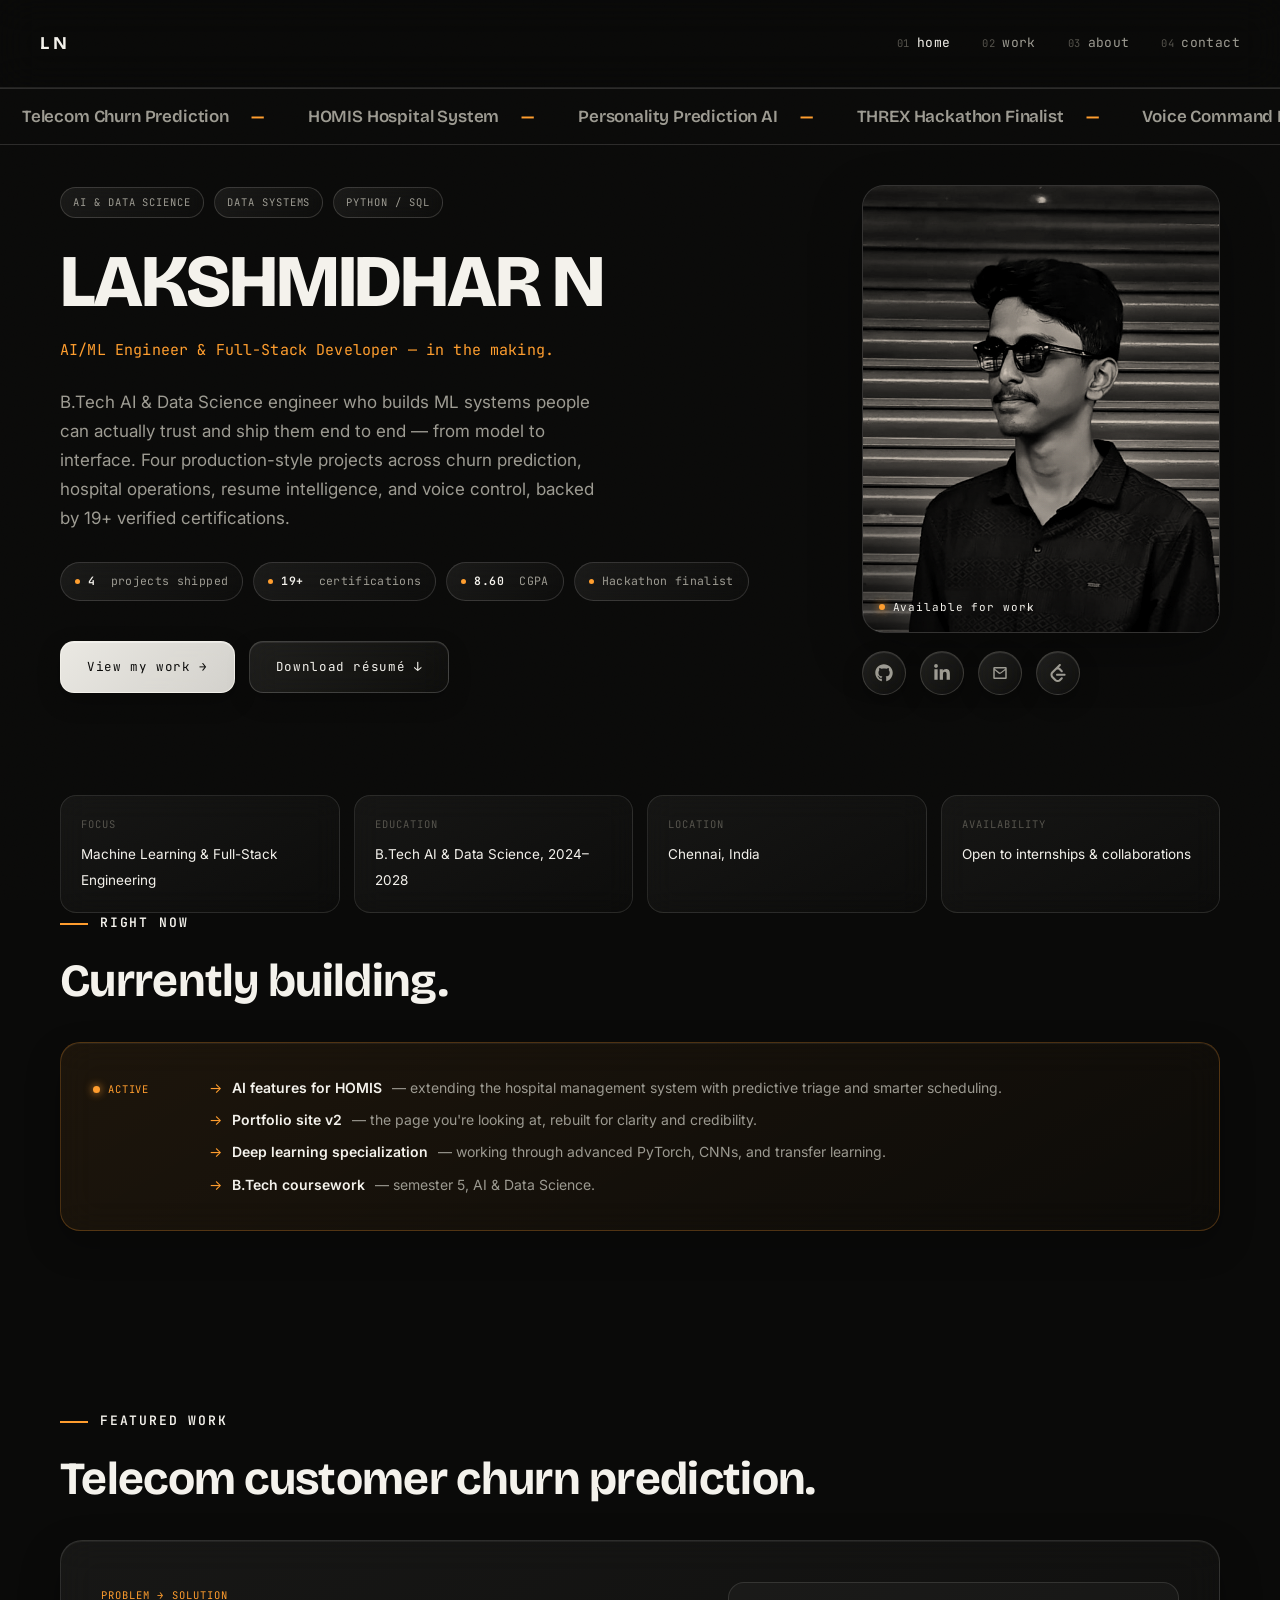
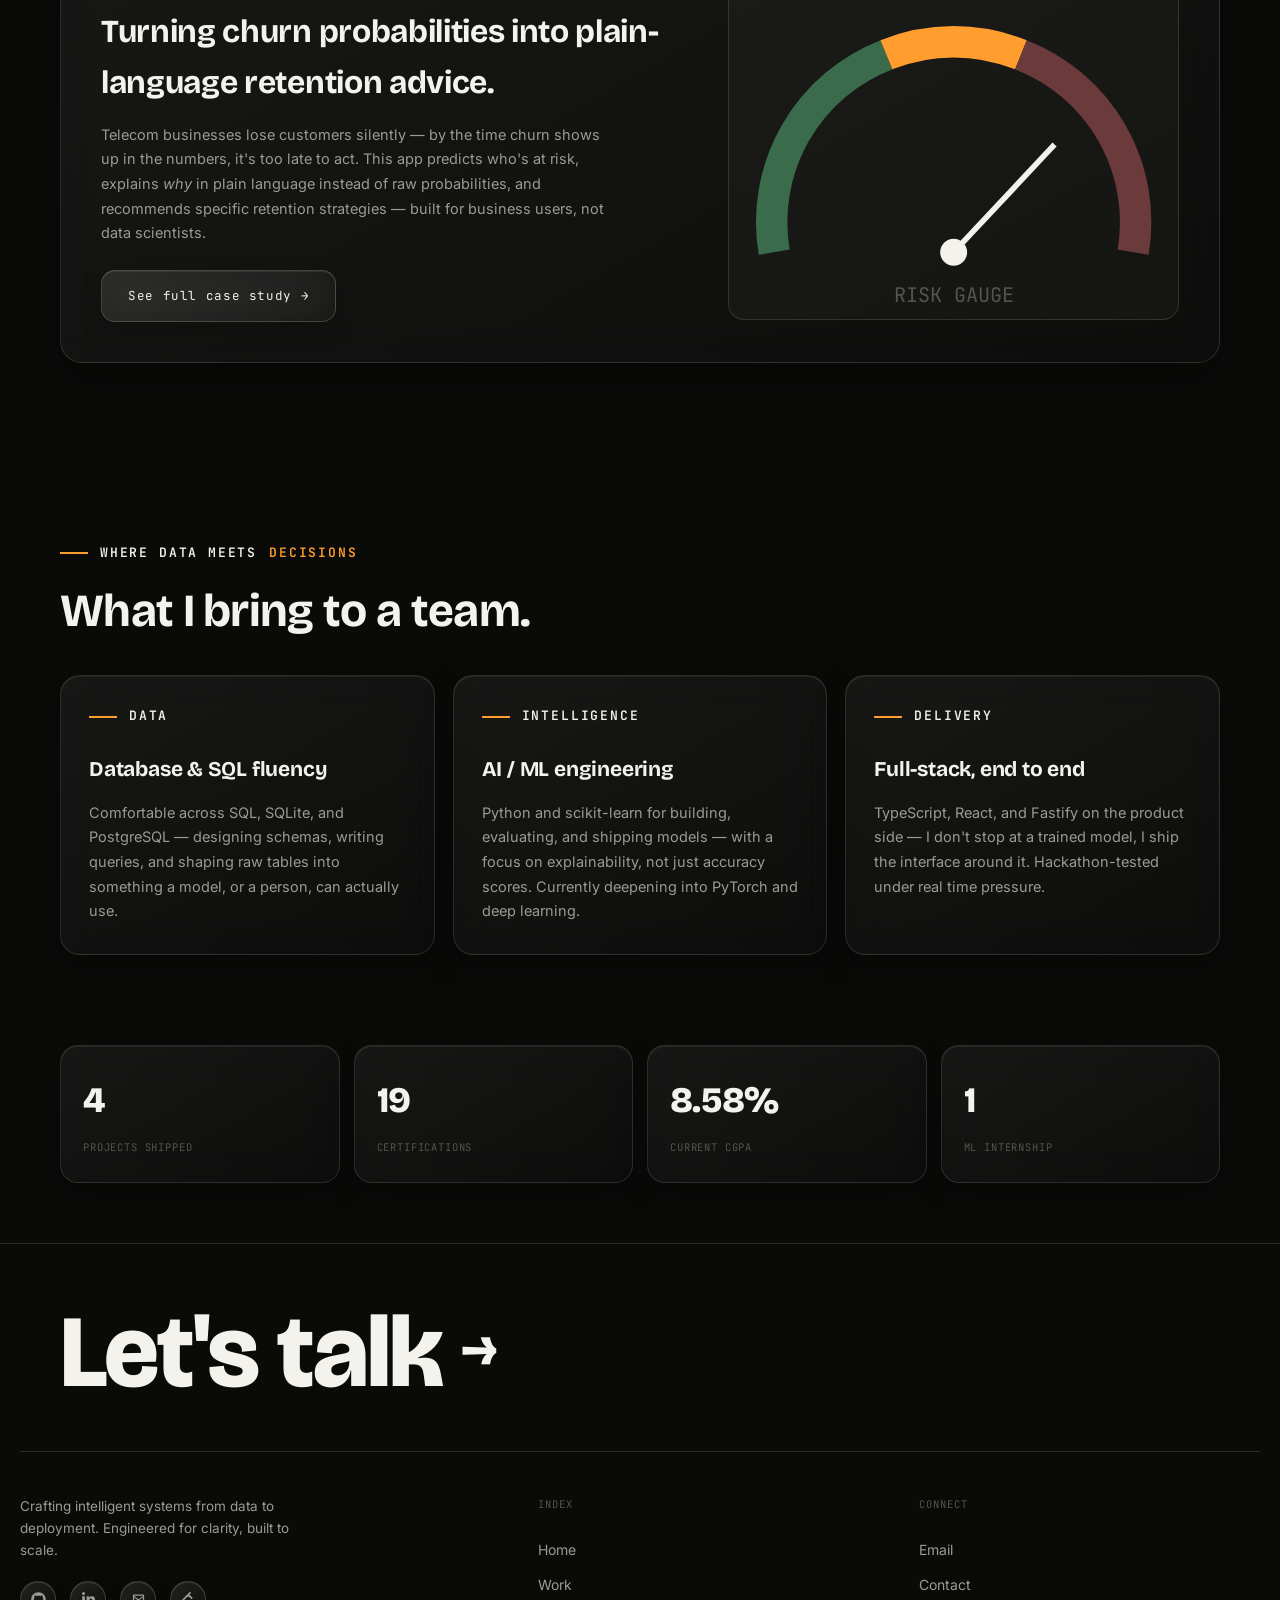
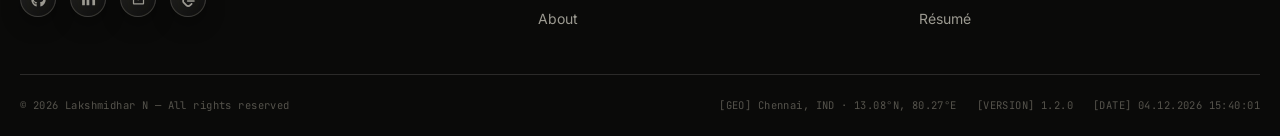
<file: index.html>
<!DOCTYPE html>
<html lang="en">
<head>
<meta charset="UTF-8" />
<meta name="viewport" content="width=device-width, initial-scale=1.0" />
<meta name="theme-color" content="#0a0a09" />
<meta name="color-scheme" content="dark" />
<title>Lakshmidhar N — AI/DS Engineer &amp; Full-Stack Developer</title>
<meta name="description" content="Portfolio of Lakshmidhar N, a B.Tech AI &amp; Data Science engineer building explainable ML systems, full-stack platforms, and NLP tools. Telecom churn prediction, hospital management systems, and more." />
<link rel="canonical" href="https://laksh-folio.vercel.app/index.html" />

<!-- Open Graph -->
<meta property="og:type" content="website" />
<meta property="og:url" content="https://laksh-folio.vercel.app/index.html" />
<meta property="og:title" content="Lakshmidhar N — AI/ML Engineer &amp; Full-Stack Developer" />
<meta property="og:description" content="Portfolio of Lakshmidhar N, a B.Tech AI &amp; Data Science engineer building explainable ML systems, full-stack platforms, and NLP tools. Telecom churn prediction, hospital management systems, and more." />
<meta property="og:image" content="https://laksh-folio.vercel.app/assets/og-image.png" />
<meta property="og:image:width" content="1200" />
<meta property="og:image:height" content="630" />
<meta property="og:locale" content="en_US" />

<!-- Twitter -->
<meta name="twitter:card" content="summary_large_image" />
<meta name="twitter:title" content="Lakshmidhar N — AI/ML Engineer &amp; Full-Stack Developer" />
<meta name="twitter:description" content="Portfolio of Lakshmidhar N, a B.Tech AI &amp; Data Science engineer building explainable ML systems, full-stack platforms, and NLP tools. Telecom churn prediction, hospital management systems, and more." />
<meta name="twitter:image" content="https://laksh-folio.vercel.app/assets/og-image.png" />

<link rel="icon" href="assets/favicon.ico" sizes="any" />
<link rel="icon" type="image/png" sizes="32x32" href="assets/favicon-32.png" />
<link rel="icon" type="image/png" sizes="16x16" href="assets/favicon-16.png" />
<link rel="icon" type="image/png" sizes="192x192" href="assets/favicon-192.png" />
<link rel="apple-touch-icon" sizes="180x180" href="assets/favicon-180.png" />
<link rel="preconnect" href="https://fonts.googleapis.com">
<link rel="preconnect" href="https://fonts.gstatic.com" crossorigin>
<link href="https://fonts.googleapis.com/css2?family=Bricolage+Grotesque:opsz,wght@12..96,400..800&family=Inter:wght@400;500;600&family=JetBrains+Mono:wght@400;500;600&display=swap" rel="stylesheet">
<link rel="stylesheet" href="css/style.css">
</head>
<body>

<div id="progress"></div>

<div id="preloader">
  <div class="pre-row">
    <span class="pre-label mono">LAKSHMIDHAR N — PORTFOLIO</span>
    <span class="pre-label mono">LOADING</span>
  </div>
  <div class="pre-count mono" id="preCount">000</div>
  <div class="pre-bar" id="preBar"></div>
</div>
<nav>
  <a href="index.html" class="nav-logo">L N</a>
  <div class="nav-links-inline mono" aria-label="Primary">
    <a href="index.html"><span class="midx">01</span>home</a>
    <a href="work.html"><span class="midx">02</span>work</a>
    <a href="about.html"><span class="midx">03</span>about</a>
    <a href="contact.html"><span class="midx">04</span>contact</a>
  </div>
  <button class="menu-btn" id="menuBtn" aria-label="Open menu" aria-controls="menuOverlay" aria-expanded="false">
    MENU
    <span class="bars"><span></span><span></span><span></span></span>
  </button>
</nav>
<div id="menuOverlay">
  <nav class="menu-links" aria-label="Primary">
    <a href="index.html"><span class="midx">01</span>Home</a>
    <a href="work.html"><span class="midx">02</span>Work</a>
    <a href="about.html"><span class="midx">03</span>About</a>
    <a href="contact.html"><span class="midx">04</span>Contact</a>
  </nav>
  <div class="menu-foot">
    <span>Chennai, India — GMT+5:30</span>
    <span class="msoc">
      <div class="icon-row small">
      <a class="icon-btn" href="https://github.com/lakshmidharn2007-code" target="_blank" rel="noopener" aria-label="GitHub"><svg viewBox="0 0 496 512" aria-hidden="true"><path d="M165.9 397.4c0 2-2.3 3.6-5.2 3.6-3.3.3-5.6-1.3-5.6-3.6 0-2 2.3-3.6 5.2-3.6 3-.3 5.6 1.3 5.6 3.6zm-31.1-4.5c-.7 2 1.3 4.3 4.3 4.9 2.6 1 5.6 0 6.2-2s-1.3-4.3-4.3-5.2c-2.6-.7-5.5.3-6.2 2.3zm44.2-1.7c-2.9.7-4.9 2.6-4.6 4.9.3 2 2.9 3.3 5.9 2.6 2.9-.7 4.9-2.6 4.6-4.6-.3-1.9-3-3.2-5.9-2.9zM244.8 8C106.1 8 0 113.3 0 252c0 110.9 69.8 205.8 169.5 239.2 12.8 2.3 17.3-5.6 17.3-12.1 0-6.2-.3-40.4-.3-61.4 0 0-70 15-84.7-29.8 0 0-11.4-29.1-27.8-36.6 0 0-22.9-15.7 1.6-15.4 0 0 24.9 2 38.6 25.8 21.9 38.6 58.6 27.5 72.9 20.9 2.3-16 8.8-27.1 16-33.7-55.9-6.2-112.3-14.3-112.3-110.5 0-27.5 7.6-41.3 23.6-58.9-2.6-6.5-11.1-33.3 2.6-67.9 20.9-6.5 69 27 69 27 20-5.6 41.5-8.5 62.8-8.5 21.3 0 42.8 2.9 62.8 8.5 0 0 48.1-33.6 69-27 13.7 34.7 5.2 61.4 2.6 67.9 16 17.7 25.8 31.5 25.8 58.9 0 96.5-58.9 104.2-114.8 110.5 9.2 7.9 17 22.9 17 46.4 0 33.7-.3 75.4-.3 83.6 0 6.5 4.6 14.4 17.3 12.1C428.2 457.8 496 362.9 496 252 496 113.3 383.5 8 244.8 8z"/></svg></a>
      <a class="icon-btn" href="https://www.linkedin.com/in/lakshmidharn-231107u/" target="_blank" rel="noopener" aria-label="LinkedIn"><svg viewBox="0 0 448 512" aria-hidden="true"><path d="M100.28 448H7.4V148.9h92.88zM53.79 108.1C24.09 108.1 0 83.5 0 53.8a53.79 53.79 0 0 1 107.58 0c0 29.7-24.1 54.3-53.79 54.3zM447.9 448h-92.68V302.4c0-34.7-.7-79.2-48.29-79.2-48.29 0-55.69 37.7-55.69 76.7V448h-92.78V148.9h89.08v40.8h1.3c12.4-23.5 42.69-48.3 87.88-48.3 94 0 111.28 61.9 111.28 142.3V448z"/></svg></a>
      <a class="icon-btn" href="mailto:lakshmidhar2007@gmail.com" aria-label="Email"><svg viewBox="0 0 24 24" aria-hidden="true"><path d="M3 5.5A1.5 1.5 0 0 1 4.5 4h15A1.5 1.5 0 0 1 21 5.5v13a1.5 1.5 0 0 1-1.5 1.5h-15A1.5 1.5 0 0 1 3 18.5v-13Zm2 .35v.5l6.4 4.9a1 1 0 0 0 1.2 0L19 6.35v-.5H5Zm14 2.4-5.85 4.48a2.5 2.5 0 0 1-3.05 0L5 8.25V18h14V8.25Z"/></svg></a>
      <a class="icon-btn" href="https://leetcode.com/u/lakshmidhar_23/" target="_blank" rel="noopener" aria-label="LeetCode"><svg viewBox="0 0 24 24" aria-hidden="true"><path d="M16.102 17.93l-2.697 2.607c-.466.467-1.111.662-1.823.662s-1.357-.195-1.824-.662l-4.332-4.363c-.467-.467-.702-1.15-.702-1.863s.235-1.357.702-1.824l4.319-4.38c.467-.467 1.125-.645 1.837-.645s1.357.195 1.823.662l2.697 2.606c.514.515 1.365.497 1.9-.038.535-.536.553-1.387.039-1.901l-2.609-2.636a5.055 5.055 0 0 0-2.445-1.337l2.467-2.503c.516-.514.498-1.366-.037-1.901-.535-.535-1.387-.552-1.902-.038l-10.1 10.101c-.981.982-1.494 2.337-1.494 3.835 0 1.498.513 2.895 1.494 3.875l4.347 4.361c.981.979 2.337 1.452 3.834 1.452s2.853-.512 3.835-1.494l2.609-2.637c.514-.514.496-1.366-.039-1.901-.535-.535-1.386-.553-1.9-.039zM20.811 13.01H10.666c-.702 0-1.27.57-1.27 1.318 0 .698.568 1.317 1.27 1.317h10.145c.703 0 1.315-.619 1.315-1.317 0-.748-.612-1.318-1.315-1.318z"/></svg></a>
    </div>
    </span>
  </div>
</div>
<div class="marquee-wrap">
  <div class="marquee-track">
    <span>Telecom Churn Prediction</span><span>HOMIS Hospital System</span><span>Personality Prediction AI</span><span>THREX Hackathon Finalist</span><span>Voice Command Model</span><span>B.Tech AI &amp; Data Science</span><span>8.60 CGPA</span><span>Telecom Churn Prediction</span><span>HOMIS Hospital System</span><span>Personality Prediction AI</span><span>THREX Hackathon Finalist</span><span>Voice Command Model</span><span>B.Tech AI &amp; Data Science</span><span>8.60 CGPA</span>
  </div>
</div>

<!-- HERO -->
<section class="hero" id="home">
  <div class="wrap hero-grid">
    <div class="hero-copy">
      <div class="tagrow">
        <span class="tag">AI &amp; DATA SCIENCE</span>
        <span class="tag">DATA SYSTEMS</span>
        <span class="tag">PYTHON / SQL</span>
      </div>
      <h1 class="hero-name" data-decode="LAKSHMIDHAR N"></h1>
      <p class="hero-tag mono">AI/ML Engineer &amp; Full-Stack Developer — in the making.</p>
      <p class="lede">B.Tech AI &amp; Data Science engineer who builds ML systems people can actually trust and ship them end to end — from model to interface. Four production-style projects across churn prediction, hospital operations, resume intelligence, and voice control, backed by 19+ verified certifications.</p>

      <div class="cred-strip">
        <span class="cred-chip"><span class="dot"></span><strong>4</strong>&nbsp;projects shipped</span>
        <span class="cred-chip"><span class="dot"></span><strong>19+</strong>&nbsp;certifications</span>
        <span class="cred-chip"><span class="dot"></span><strong>8.60</strong>&nbsp;CGPA</span>
        <span class="cred-chip"><span class="dot"></span>Hackathon finalist</span>
      </div>

      <div class="btn-row">
        <a href="work.html" class="btn btn-primary" data-cursor="VIEW">View my work →</a>
        <a href="./Resume.pdf" class="btn btn-ghost" data-cursor="GET" download>Download résumé ↓</a>
      </div>
    </div>
    <div class="hero-portrait-col">
      <div class="hero-portrait">
        <img src="assets/profile.jpg" alt="Portrait of Lakshmidhar N" />
        <span class="hero-portrait-tag mono"><span class="dot"></span>Available for work</span>
      </div>
      <div class="icon-row">
      <a class="icon-btn" href="https://github.com/lakshmidharn2007-code" target="_blank" rel="noopener" aria-label="GitHub"><svg viewBox="0 0 496 512" aria-hidden="true"><path d="M165.9 397.4c0 2-2.3 3.6-5.2 3.6-3.3.3-5.6-1.3-5.6-3.6 0-2 2.3-3.6 5.2-3.6 3-.3 5.6 1.3 5.6 3.6zm-31.1-4.5c-.7 2 1.3 4.3 4.3 4.9 2.6 1 5.6 0 6.2-2s-1.3-4.3-4.3-5.2c-2.6-.7-5.5.3-6.2 2.3zm44.2-1.7c-2.9.7-4.9 2.6-4.6 4.9.3 2 2.9 3.3 5.9 2.6 2.9-.7 4.9-2.6 4.6-4.6-.3-1.9-3-3.2-5.9-2.9zM244.8 8C106.1 8 0 113.3 0 252c0 110.9 69.8 205.8 169.5 239.2 12.8 2.3 17.3-5.6 17.3-12.1 0-6.2-.3-40.4-.3-61.4 0 0-70 15-84.7-29.8 0 0-11.4-29.1-27.8-36.6 0 0-22.9-15.7 1.6-15.4 0 0 24.9 2 38.6 25.8 21.9 38.6 58.6 27.5 72.9 20.9 2.3-16 8.8-27.1 16-33.7-55.9-6.2-112.3-14.3-112.3-110.5 0-27.5 7.6-41.3 23.6-58.9-2.6-6.5-11.1-33.3 2.6-67.9 20.9-6.5 69 27 69 27 20-5.6 41.5-8.5 62.8-8.5 21.3 0 42.8 2.9 62.8 8.5 0 0 48.1-33.6 69-27 13.7 34.7 5.2 61.4 2.6 67.9 16 17.7 25.8 31.5 25.8 58.9 0 96.5-58.9 104.2-114.8 110.5 9.2 7.9 17 22.9 17 46.4 0 33.7-.3 75.4-.3 83.6 0 6.5 4.6 14.4 17.3 12.1C428.2 457.8 496 362.9 496 252 496 113.3 383.5 8 244.8 8z"/></svg></a>
      <a class="icon-btn" href="https://www.linkedin.com/in/lakshmidharn-231107u/" target="_blank" rel="noopener" aria-label="LinkedIn"><svg viewBox="0 0 448 512" aria-hidden="true"><path d="M100.28 448H7.4V148.9h92.88zM53.79 108.1C24.09 108.1 0 83.5 0 53.8a53.79 53.79 0 0 1 107.58 0c0 29.7-24.1 54.3-53.79 54.3zM447.9 448h-92.68V302.4c0-34.7-.7-79.2-48.29-79.2-48.29 0-55.69 37.7-55.69 76.7V448h-92.78V148.9h89.08v40.8h1.3c12.4-23.5 42.69-48.3 87.88-48.3 94 0 111.28 61.9 111.28 142.3V448z"/></svg></a>
      <a class="icon-btn" href="mailto:lakshmidhar2007@gmail.com" aria-label="Email"><svg viewBox="0 0 24 24" aria-hidden="true"><path d="M3 5.5A1.5 1.5 0 0 1 4.5 4h15A1.5 1.5 0 0 1 21 5.5v13a1.5 1.5 0 0 1-1.5 1.5h-15A1.5 1.5 0 0 1 3 18.5v-13Zm2 .35v.5l6.4 4.9a1 1 0 0 0 1.2 0L19 6.35v-.5H5Zm14 2.4-5.85 4.48a2.5 2.5 0 0 1-3.05 0L5 8.25V18h14V8.25Z"/></svg></a>
      <a class="icon-btn" href="https://leetcode.com/u/lakshmidhar_23/" target="_blank" rel="noopener" aria-label="LeetCode"><svg viewBox="0 0 24 24" aria-hidden="true"><path d="M16.102 17.93l-2.697 2.607c-.466.467-1.111.662-1.823.662s-1.357-.195-1.824-.662l-4.332-4.363c-.467-.467-.702-1.15-.702-1.863s.235-1.357.702-1.824l4.319-4.38c.467-.467 1.125-.645 1.837-.645s1.357.195 1.823.662l2.697 2.606c.514.515 1.365.497 1.9-.038.535-.536.553-1.387.039-1.901l-2.609-2.636a5.055 5.055 0 0 0-2.445-1.337l2.467-2.503c.516-.514.498-1.366-.037-1.901-.535-.535-1.387-.552-1.902-.038l-10.1 10.101c-.981.982-1.494 2.337-1.494 3.835 0 1.498.513 2.895 1.494 3.875l4.347 4.361c.981.979 2.337 1.452 3.834 1.452s2.853-.512 3.835-1.494l2.609-2.637c.514-.514.496-1.366-.039-1.901-.535-.535-1.386-.553-1.9-.039zM20.811 13.01H10.666c-.702 0-1.27.57-1.27 1.318 0 .698.568 1.317 1.27 1.317h10.145c.703 0 1.315-.619 1.315-1.317 0-.748-.612-1.318-1.315-1.318z"/></svg></a>
    </div>
    </div>
  </div>
</section>

<!-- QUICK INFO -->
<section style="padding-top:0; padding-bottom:0;">
  <div class="wrap reveal">
    <div class="quick-info">
      <div class="quick-info-item">
        <span class="glabel mono">FOCUS</span>
        <span>Machine Learning &amp; Full-Stack Engineering</span>
      </div>
      <div class="quick-info-item">
        <span class="glabel mono">EDUCATION</span>
        <span>B.Tech AI &amp; Data Science, 2024–2028</span>
      </div>
      <div class="quick-info-item">
        <span class="glabel mono">LOCATION</span>
        <span>Chennai, India</span>
      </div>
      <div class="quick-info-item">
        <span class="glabel mono">AVAILABILITY</span>
        <span>Open to internships &amp; collaborations</span>
      </div>
    </div>
  </div>
</section>

<!-- CURRENTLY BUILDING -->
<section class="building-section">
  <div class="wrap reveal">
    <span class="eyebrow">Right now</span>
    <h2 class="section-title" style="margin-bottom:36px;">Currently building.</h2>
    <div class="building-card">
      <div class="building-badge"><span class="dot"></span>ACTIVE</div>
      <ul class="building-list">
        <li><strong>AI features for HOMIS</strong> — extending the hospital management system with predictive triage and smarter scheduling.</li>
        <li><strong>Portfolio site v2</strong> — the page you're looking at, rebuilt for clarity and credibility.</li>
        <li><strong>Deep learning specialization</strong> — working through advanced PyTorch, CNNs, and transfer learning.</li>
        <li><strong>B.Tech coursework</strong> — semester 5, AI &amp; Data Science.</li>
      </ul>
    </div>
  </div>
</section>

<!-- FEATURED PROJECT -->
<section>
  <div class="wrap reveal">
    <span class="eyebrow">Featured work</span>
    <h2 class="section-title" style="margin-bottom:36px;">Telecom customer churn prediction.</h2>
    <div class="featured-card">
      <div>
        <span class="featured-eyebrow mono">PROBLEM → SOLUTION</span>
        <h3>Turning churn probabilities into plain-language retention advice.</h3>
        <p>Telecom businesses lose customers silently — by the time churn shows up in the numbers, it's too late to act. This app predicts who's at risk, explains <em>why</em> in plain language instead of raw probabilities, and recommends specific retention strategies — built for business users, not data scientists.</p>
        <div class="btn-row" style="margin-top:24px;">
          <a href="work.html" class="btn btn-ghost" data-cursor="VIEW">See full case study →</a>
        </div>
      </div>
      <div class="featured-visual">
        <svg viewBox="0 0 200 150" preserveAspectRatio="xMidYMid meet">
          <path d="M20,120 A80,80 0 0,1 70,32" fill="none" stroke="#3a6b4a" stroke-width="14"/>
          <path d="M70,32 A80,80 0 0,1 130,32" fill="none" style="stroke:var(--signal)" stroke-width="14"/>
          <path d="M130,32 A80,80 0 0,1 180,120" fill="none" stroke="#6b3a3a" stroke-width="14"/>
          <line x1="100" y1="120" x2="145" y2="72" style="stroke:var(--ink)" stroke-width="2.5"/>
          <circle cx="100" cy="120" r="6" style="fill:var(--ink)"/>
          <text x="100" y="142" text-anchor="middle" font-family="JetBrains Mono" font-size="9" fill="var(--ink-faint)">RISK GAUGE</text>
        </svg>
      </div>
    </div>
  </div>
</section>

<!-- WHAT I BRING -->
<section id="identity">
  <div class="wrap reveal">
    <span class="eyebrow">Where data meets <em>decisions</em></span>
    <h2 class="section-title">What I bring to a team.</h2>
    <div class="pillars" style="margin-top:40px;">
      <div class="pillar">
        <span class="eyebrow">Data</span>
        <h3>Database &amp; SQL fluency</h3>
        <p>Comfortable across SQL, SQLite, and PostgreSQL — designing schemas, writing queries, and shaping raw tables into something a model, or a person, can actually use.</p>
      </div>
      <div class="pillar">
        <span class="eyebrow">Intelligence</span>
        <h3>AI / ML engineering</h3>
        <p>Python and scikit-learn for building, evaluating, and shipping models — with a focus on explainability, not just accuracy scores. Currently deepening into PyTorch and deep learning.</p>
      </div>
      <div class="pillar">
        <span class="eyebrow">Delivery</span>
        <h3>Full-stack, end to end</h3>
        <p>TypeScript, React, and Fastify on the product side — I don't stop at a trained model, I ship the interface around it. Hackathon-tested under real time pressure.</p>
      </div>
    </div>
  </div>
</section>

<!-- STATS -->
<section style="padding-top:0; padding-bottom:60px;">
  <div class="wrap reveal">
    <div class="stats-row">
      <div class="stat-box">
        <span class="stat-num" data-target="4">0</span>
        <span class="stat-label">PROJECTS SHIPPED</span>
      </div>
      <div class="stat-box">
        <span class="stat-num" data-target="19">0</span>
        <span class="stat-label">CERTIFICATIONS</span>
      </div>
      <div class="stat-box">
        <span class="stat-num" data-suffix="%">8.60</span>
        <span class="stat-label">CURRENT CGPA</span>
      </div>
      <div class="stat-box">
        <span class="stat-num" data-target="1">0</span>
        <span class="stat-label">ML INTERNSHIP</span>
      </div>
    </div>
  </div>
</section>

<!-- FOOTER -->
<footer>
  <div class="wrap">
    <div class="footer-cta reveal">
      <a href="contact.html" data-cursor="SAY HI">Let's talk <span class="arrow">→</span></a>
    </div>
  </div>
  <div class="wrap footer-grid">
    <div class="footer-brand">
      <p>Crafting intelligent systems from data to deployment. Engineered for clarity, built to scale.</p>
      <div class="icon-row small">
      <a class="icon-btn" href="https://github.com/lakshmidharn2007-code" target="_blank" rel="noopener" aria-label="GitHub"><svg viewBox="0 0 496 512" aria-hidden="true"><path d="M165.9 397.4c0 2-2.3 3.6-5.2 3.6-3.3.3-5.6-1.3-5.6-3.6 0-2 2.3-3.6 5.2-3.6 3-.3 5.6 1.3 5.6 3.6zm-31.1-4.5c-.7 2 1.3 4.3 4.3 4.9 2.6 1 5.6 0 6.2-2s-1.3-4.3-4.3-5.2c-2.6-.7-5.5.3-6.2 2.3zm44.2-1.7c-2.9.7-4.9 2.6-4.6 4.9.3 2 2.9 3.3 5.9 2.6 2.9-.7 4.9-2.6 4.6-4.6-.3-1.9-3-3.2-5.9-2.9zM244.8 8C106.1 8 0 113.3 0 252c0 110.9 69.8 205.8 169.5 239.2 12.8 2.3 17.3-5.6 17.3-12.1 0-6.2-.3-40.4-.3-61.4 0 0-70 15-84.7-29.8 0 0-11.4-29.1-27.8-36.6 0 0-22.9-15.7 1.6-15.4 0 0 24.9 2 38.6 25.8 21.9 38.6 58.6 27.5 72.9 20.9 2.3-16 8.8-27.1 16-33.7-55.9-6.2-112.3-14.3-112.3-110.5 0-27.5 7.6-41.3 23.6-58.9-2.6-6.5-11.1-33.3 2.6-67.9 20.9-6.5 69 27 69 27 20-5.6 41.5-8.5 62.8-8.5 21.3 0 42.8 2.9 62.8 8.5 0 0 48.1-33.6 69-27 13.7 34.7 5.2 61.4 2.6 67.9 16 17.7 25.8 31.5 25.8 58.9 0 96.5-58.9 104.2-114.8 110.5 9.2 7.9 17 22.9 17 46.4 0 33.7-.3 75.4-.3 83.6 0 6.5 4.6 14.4 17.3 12.1C428.2 457.8 496 362.9 496 252 496 113.3 383.5 8 244.8 8z"/></svg></a>
      <a class="icon-btn" href="https://www.linkedin.com/in/lakshmidharn-231107u/" target="_blank" rel="noopener" aria-label="LinkedIn"><svg viewBox="0 0 448 512" aria-hidden="true"><path d="M100.28 448H7.4V148.9h92.88zM53.79 108.1C24.09 108.1 0 83.5 0 53.8a53.79 53.79 0 0 1 107.58 0c0 29.7-24.1 54.3-53.79 54.3zM447.9 448h-92.68V302.4c0-34.7-.7-79.2-48.29-79.2-48.29 0-55.69 37.7-55.69 76.7V448h-92.78V148.9h89.08v40.8h1.3c12.4-23.5 42.69-48.3 87.88-48.3 94 0 111.28 61.9 111.28 142.3V448z"/></svg></a>
      <a class="icon-btn" href="mailto:lakshmidhar2007@gmail.com" aria-label="Email"><svg viewBox="0 0 24 24" aria-hidden="true"><path d="M3 5.5A1.5 1.5 0 0 1 4.5 4h15A1.5 1.5 0 0 1 21 5.5v13a1.5 1.5 0 0 1-1.5 1.5h-15A1.5 1.5 0 0 1 3 18.5v-13Zm2 .35v.5l6.4 4.9a1 1 0 0 0 1.2 0L19 6.35v-.5H5Zm14 2.4-5.85 4.48a2.5 2.5 0 0 1-3.05 0L5 8.25V18h14V8.25Z"/></svg></a>
      <a class="icon-btn" href="https://leetcode.com/u/lakshmidhar_23/" target="_blank" rel="noopener" aria-label="LeetCode"><svg viewBox="0 0 24 24" aria-hidden="true"><path d="M16.102 17.93l-2.697 2.607c-.466.467-1.111.662-1.823.662s-1.357-.195-1.824-.662l-4.332-4.363c-.467-.467-.702-1.15-.702-1.863s.235-1.357.702-1.824l4.319-4.38c.467-.467 1.125-.645 1.837-.645s1.357.195 1.823.662l2.697 2.606c.514.515 1.365.497 1.9-.038.535-.536.553-1.387.039-1.901l-2.609-2.636a5.055 5.055 0 0 0-2.445-1.337l2.467-2.503c.516-.514.498-1.366-.037-1.901-.535-.535-1.387-.552-1.902-.038l-10.1 10.101c-.981.982-1.494 2.337-1.494 3.835 0 1.498.513 2.895 1.494 3.875l4.347 4.361c.981.979 2.337 1.452 3.834 1.452s2.853-.512 3.835-1.494l2.609-2.637c.514-.514.496-1.366-.039-1.901-.535-.535-1.386-.553-1.9-.039zM20.811 13.01H10.666c-.702 0-1.27.57-1.27 1.318 0 .698.568 1.317 1.27 1.317h10.145c.703 0 1.315-.619 1.315-1.317 0-.748-.612-1.318-1.315-1.318z"/></svg></a>
    </div>
    </div>
    <div class="footer-col">
      <span class="glabel mono">INDEX</span>
      <a href="index.html">Home</a>
      <a href="work.html">Work</a>
      <a href="about.html">About</a>
    </div>
    <div class="footer-col">
      <span class="glabel mono">CONNECT</span>
      <a href="mailto:lakshmidhar2007@gmail.com">Email</a>
      <a href="contact.html">Contact</a>
      <a href="./Resume.pdf" download>Résumé</a>
    </div>
  </div>
  <div class="wrap sys-strip">
    <span id="copyYear">© 2026 Lakshmidhar N — All rights reserved</span>
    <span class="sys-info mono">
      <span>[GEO] Chennai, IND &middot; 13.08&deg;N, 80.27&deg;E</span>
      <span>[VERSION] 1.2.0</span>
      <span class="liveClock">[DATE] &mdash;</span>
    </span>
  </div>
</footer>

<button id="toTop" aria-label="Back to top">↑</button>

<script src="js/main.js"></script>
</body>
</html>
</file>
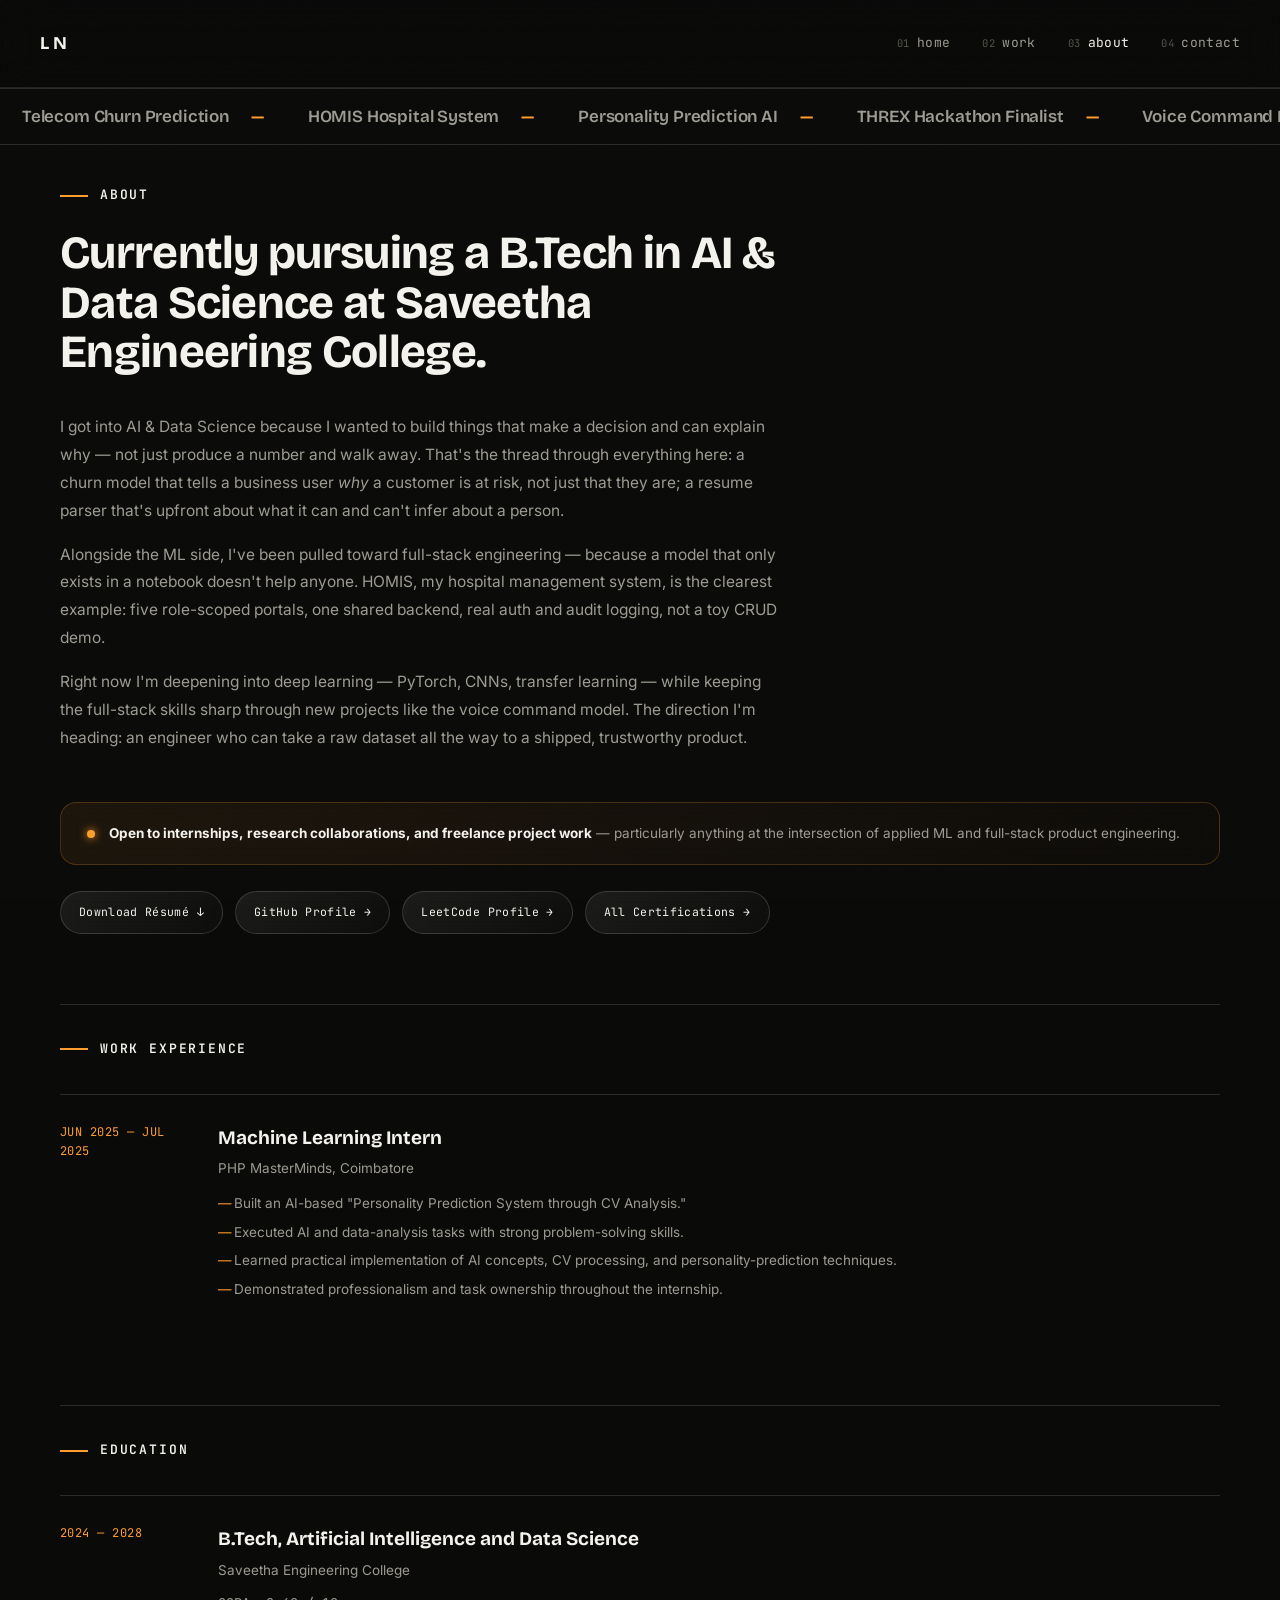
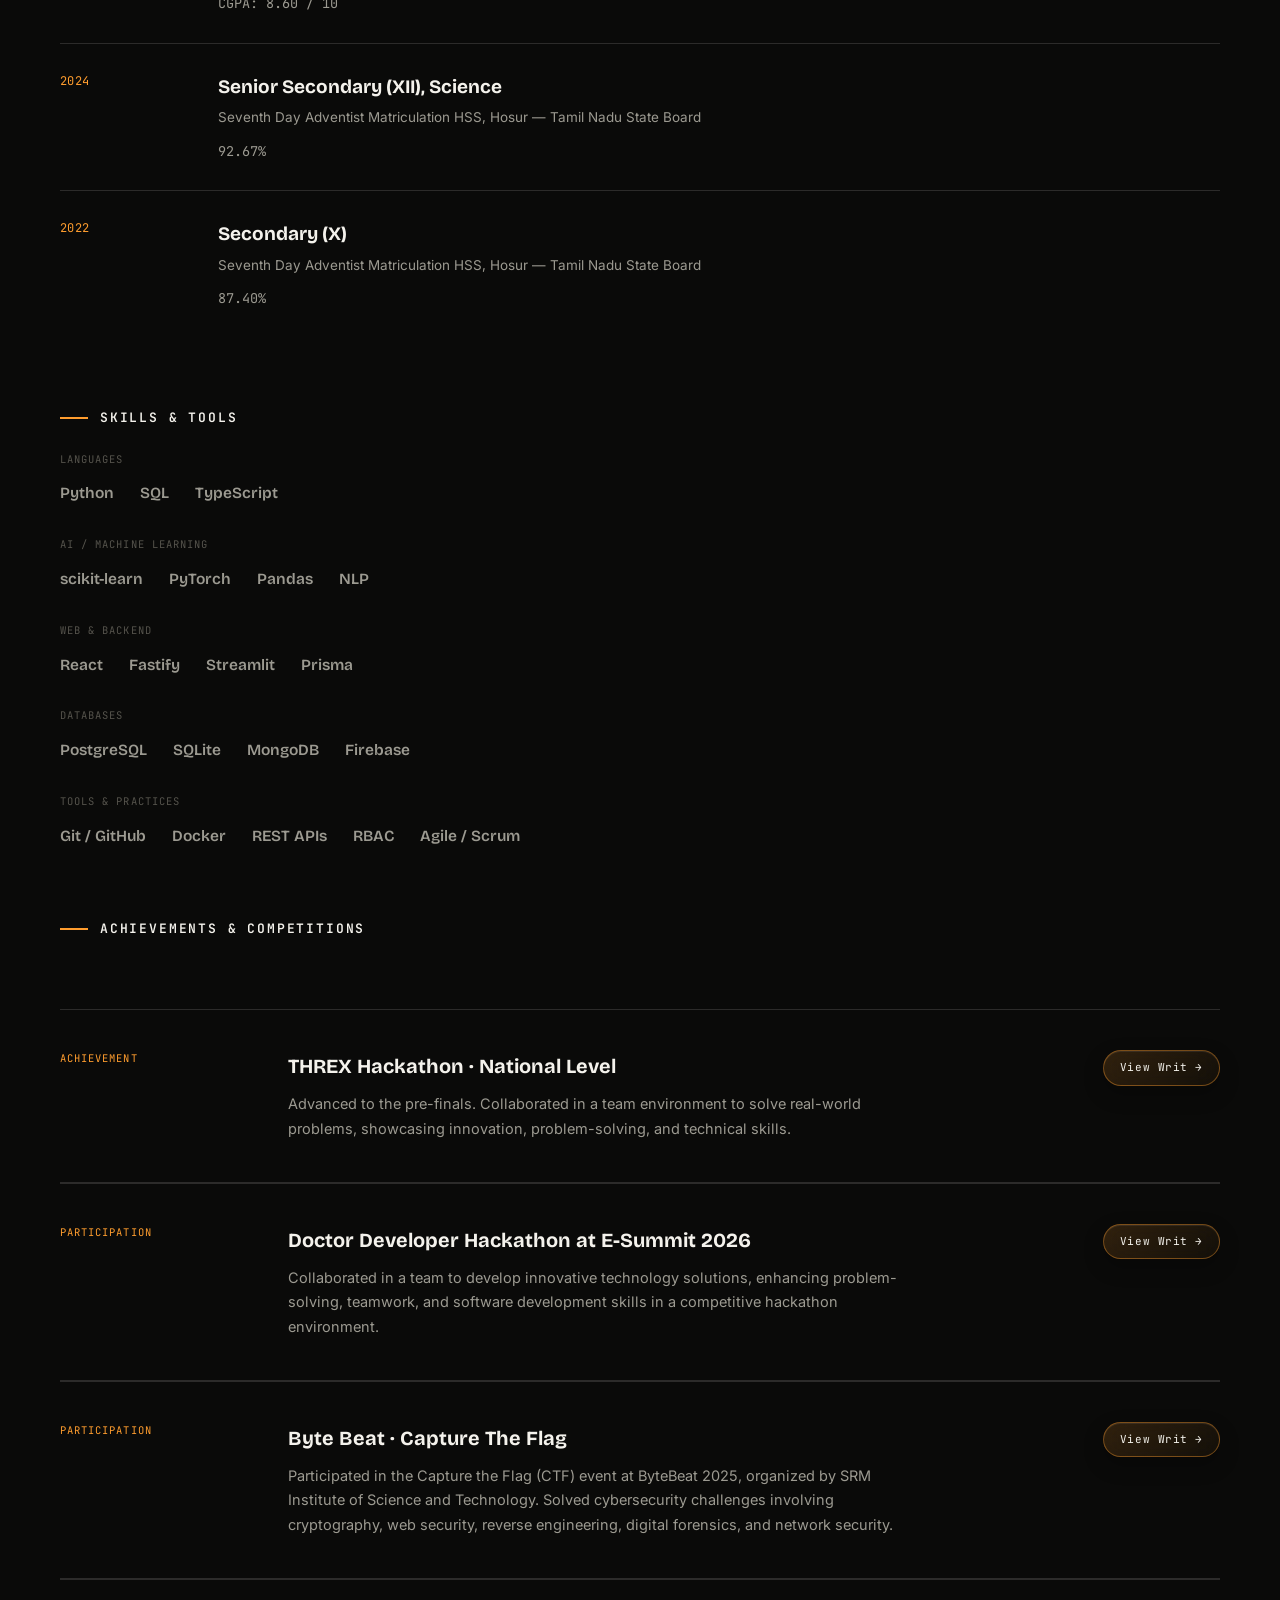
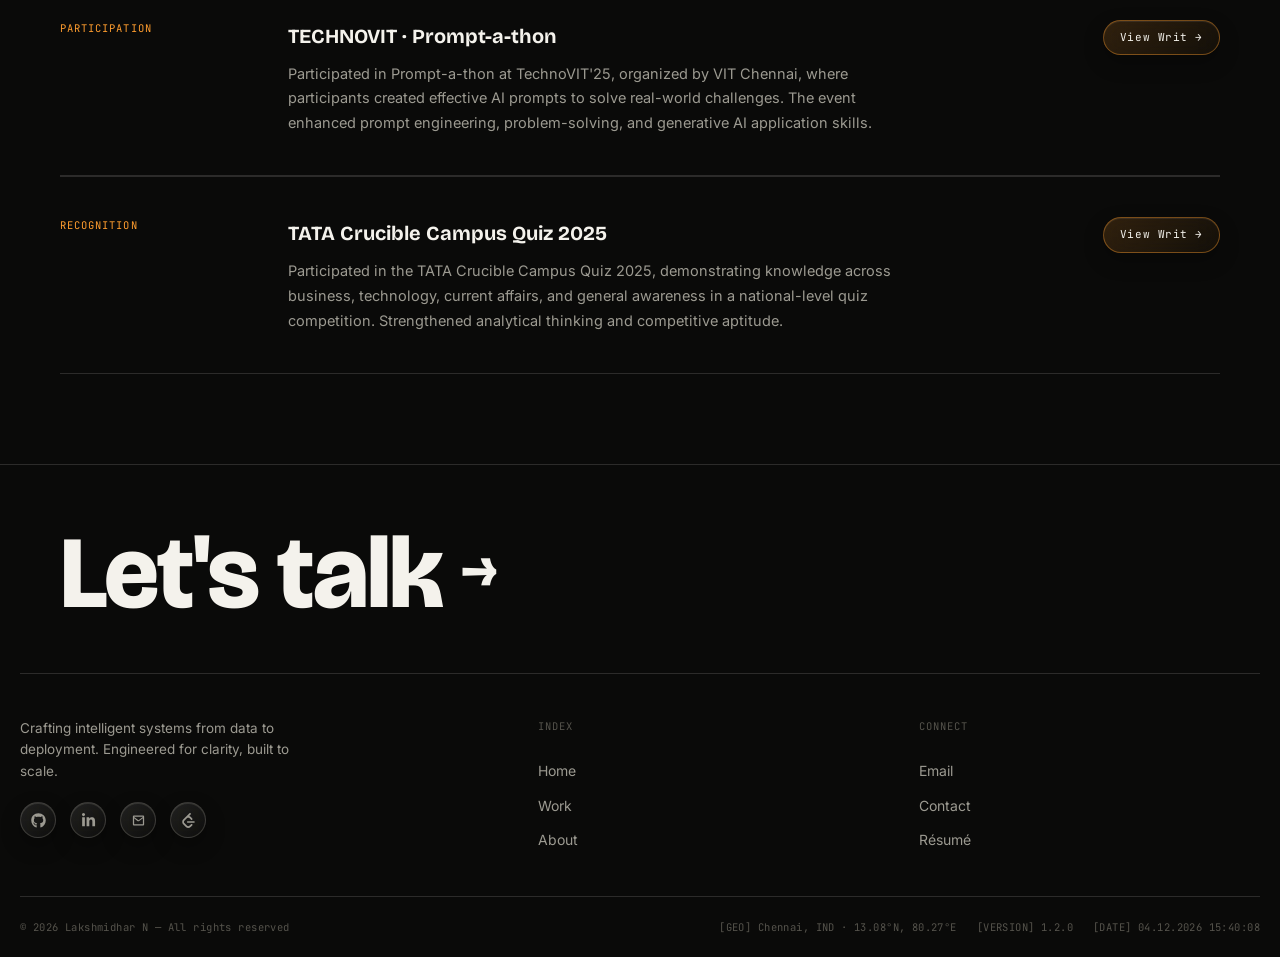
<file: about.html>
<!DOCTYPE html>
<html lang="en">
<head>
<meta charset="UTF-8" />
<meta name="viewport" content="width=device-width, initial-scale=1.0" />
<meta name="theme-color" content="#0a0a09" />
<meta name="color-scheme" content="dark" />
<title>About — Lakshmidhar N, AI &amp; Data Science Engineer</title>
<meta name="description" content="B.Tech AI &amp; Data Science engineer at Saveetha Engineering College — career direction, skills, experience, education, and verified achievements." />
<link rel="canonical" href="https://laksh-folio.vercel.app/about.html" />

<!-- Open Graph -->
<meta property="og:type" content="website" />
<meta property="og:url" content="https://laksh-folio.vercel.app/about.html" />
<meta property="og:title" content="About — Lakshmidhar N, AI &amp; Data Science Engineer" />
<meta property="og:description" content="B.Tech AI &amp; Data Science engineer at Saveetha Engineering College — career direction, skills, experience, education, and verified achievements." />
<meta property="og:image" content="https://laksh-folio.vercel.app/assets/og-image.png" />
<meta property="og:image:width" content="1200" />
<meta property="og:image:height" content="630" />
<meta property="og:locale" content="en_US" />

<!-- Twitter -->
<meta name="twitter:card" content="summary_large_image" />
<meta name="twitter:title" content="About — Lakshmidhar N, AI &amp; Data Science Engineer" />
<meta name="twitter:description" content="B.Tech AI &amp; Data Science engineer at Saveetha Engineering College — career direction, skills, experience, education, and verified achievements." />
<meta name="twitter:image" content="https://laksh-folio.vercel.app/assets/og-image.png" />

<link rel="icon" href="assets/favicon.ico" sizes="any" />
<link rel="icon" type="image/png" sizes="32x32" href="assets/favicon-32.png" />
<link rel="icon" type="image/png" sizes="16x16" href="assets/favicon-16.png" />
<link rel="icon" type="image/png" sizes="192x192" href="assets/favicon-192.png" />
<link rel="apple-touch-icon" sizes="180x180" href="assets/favicon-180.png" />
<link rel="preconnect" href="https://fonts.googleapis.com">
<link rel="preconnect" href="https://fonts.gstatic.com" crossorigin>
<link href="https://fonts.googleapis.com/css2?family=Bricolage+Grotesque:opsz,wght@12..96,400..800&family=Inter:wght@400;500;600&family=JetBrains+Mono:wght@400;500;600&display=swap" rel="stylesheet">
<link rel="stylesheet" href="css/style.css">
</head>
<body>

<div id="progress"></div>

<div id="preloader">
  <div class="pre-row">
    <span class="pre-label mono">LAKSHMIDHAR N — PORTFOLIO</span>
    <span class="pre-label mono">LOADING</span>
  </div>
  <div class="pre-count mono" id="preCount">000</div>
  <div class="pre-bar" id="preBar"></div>
</div>
<nav>
  <a href="index.html" class="nav-logo">L N</a>
  <div class="nav-links-inline mono" aria-label="Primary">
    <a href="index.html"><span class="midx">01</span>home</a>
    <a href="work.html"><span class="midx">02</span>work</a>
    <a href="about.html"><span class="midx">03</span>about</a>
    <a href="contact.html"><span class="midx">04</span>contact</a>
  </div>
  <button class="menu-btn" id="menuBtn" aria-label="Open menu" aria-controls="menuOverlay" aria-expanded="false">
    MENU
    <span class="bars"><span></span><span></span><span></span></span>
  </button>
</nav>
<div id="menuOverlay">
  <nav class="menu-links" aria-label="Primary">
    <a href="index.html"><span class="midx">01</span>Home</a>
    <a href="work.html"><span class="midx">02</span>Work</a>
    <a href="about.html"><span class="midx">03</span>About</a>
    <a href="contact.html"><span class="midx">04</span>Contact</a>
  </nav>
  <div class="menu-foot">
    <span>Chennai, India — GMT+5:30</span>
    <span class="msoc">
      <div class="icon-row small">
      <a class="icon-btn" href="https://github.com/lakshmidharn2007-code" target="_blank" rel="noopener" aria-label="GitHub"><svg viewBox="0 0 496 512" aria-hidden="true"><path d="M165.9 397.4c0 2-2.3 3.6-5.2 3.6-3.3.3-5.6-1.3-5.6-3.6 0-2 2.3-3.6 5.2-3.6 3-.3 5.6 1.3 5.6 3.6zm-31.1-4.5c-.7 2 1.3 4.3 4.3 4.9 2.6 1 5.6 0 6.2-2s-1.3-4.3-4.3-5.2c-2.6-.7-5.5.3-6.2 2.3zm44.2-1.7c-2.9.7-4.9 2.6-4.6 4.9.3 2 2.9 3.3 5.9 2.6 2.9-.7 4.9-2.6 4.6-4.6-.3-1.9-3-3.2-5.9-2.9zM244.8 8C106.1 8 0 113.3 0 252c0 110.9 69.8 205.8 169.5 239.2 12.8 2.3 17.3-5.6 17.3-12.1 0-6.2-.3-40.4-.3-61.4 0 0-70 15-84.7-29.8 0 0-11.4-29.1-27.8-36.6 0 0-22.9-15.7 1.6-15.4 0 0 24.9 2 38.6 25.8 21.9 38.6 58.6 27.5 72.9 20.9 2.3-16 8.8-27.1 16-33.7-55.9-6.2-112.3-14.3-112.3-110.5 0-27.5 7.6-41.3 23.6-58.9-2.6-6.5-11.1-33.3 2.6-67.9 20.9-6.5 69 27 69 27 20-5.6 41.5-8.5 62.8-8.5 21.3 0 42.8 2.9 62.8 8.5 0 0 48.1-33.6 69-27 13.7 34.7 5.2 61.4 2.6 67.9 16 17.7 25.8 31.5 25.8 58.9 0 96.5-58.9 104.2-114.8 110.5 9.2 7.9 17 22.9 17 46.4 0 33.7-.3 75.4-.3 83.6 0 6.5 4.6 14.4 17.3 12.1C428.2 457.8 496 362.9 496 252 496 113.3 383.5 8 244.8 8z"/></svg></a>
      <a class="icon-btn" href="https://www.linkedin.com/in/lakshmidharn-231107u/" target="_blank" rel="noopener" aria-label="LinkedIn"><svg viewBox="0 0 448 512" aria-hidden="true"><path d="M100.28 448H7.4V148.9h92.88zM53.79 108.1C24.09 108.1 0 83.5 0 53.8a53.79 53.79 0 0 1 107.58 0c0 29.7-24.1 54.3-53.79 54.3zM447.9 448h-92.68V302.4c0-34.7-.7-79.2-48.29-79.2-48.29 0-55.69 37.7-55.69 76.7V448h-92.78V148.9h89.08v40.8h1.3c12.4-23.5 42.69-48.3 87.88-48.3 94 0 111.28 61.9 111.28 142.3V448z"/></svg></a>
      <a class="icon-btn" href="mailto:lakshmidhar2007@gmail.com" aria-label="Email"><svg viewBox="0 0 24 24" aria-hidden="true"><path d="M3 5.5A1.5 1.5 0 0 1 4.5 4h15A1.5 1.5 0 0 1 21 5.5v13a1.5 1.5 0 0 1-1.5 1.5h-15A1.5 1.5 0 0 1 3 18.5v-13Zm2 .35v.5l6.4 4.9a1 1 0 0 0 1.2 0L19 6.35v-.5H5Zm14 2.4-5.85 4.48a2.5 2.5 0 0 1-3.05 0L5 8.25V18h14V8.25Z"/></svg></a>
      <a class="icon-btn" href="https://leetcode.com/u/lakshmidhar_23/" target="_blank" rel="noopener" aria-label="LeetCode"><svg viewBox="0 0 24 24" aria-hidden="true"><path d="M16.102 17.93l-2.697 2.607c-.466.467-1.111.662-1.823.662s-1.357-.195-1.824-.662l-4.332-4.363c-.467-.467-.702-1.15-.702-1.863s.235-1.357.702-1.824l4.319-4.38c.467-.467 1.125-.645 1.837-.645s1.357.195 1.823.662l2.697 2.606c.514.515 1.365.497 1.9-.038.535-.536.553-1.387.039-1.901l-2.609-2.636a5.055 5.055 0 0 0-2.445-1.337l2.467-2.503c.516-.514.498-1.366-.037-1.901-.535-.535-1.387-.552-1.902-.038l-10.1 10.101c-.981.982-1.494 2.337-1.494 3.835 0 1.498.513 2.895 1.494 3.875l4.347 4.361c.981.979 2.337 1.452 3.834 1.452s2.853-.512 3.835-1.494l2.609-2.637c.514-.514.496-1.366-.039-1.901-.535-.535-1.386-.553-1.9-.039zM20.811 13.01H10.666c-.702 0-1.27.57-1.27 1.318 0 .698.568 1.317 1.27 1.317h10.145c.703 0 1.315-.619 1.315-1.317 0-.748-.612-1.318-1.315-1.318z"/></svg></a>
    </div>
    </span>
  </div>
</div>
<div class="marquee-wrap">
  <div class="marquee-track">
    <span>Telecom Churn Prediction</span><span>HOMIS Hospital System</span><span>Personality Prediction AI</span><span>THREX Hackathon Finalist</span><span>Voice Command Model</span><span>B.Tech AI &amp; Data Science</span><span>8.60 CGPA</span><span>Telecom Churn Prediction</span><span>HOMIS Hospital System</span><span>Personality Prediction AI</span><span>THREX Hackathon Finalist</span><span>Voice Command Model</span><span>B.Tech AI &amp; Data Science</span><span>8.60 CGPA</span>
  </div>
</div>

<!-- ABOUT -->
<section id="about" style="padding-top:40px;">
  <div class="wrap reveal">
    <span class="eyebrow">About</span>
    <h2 class="section-title">Currently pursuing a B.Tech in AI &amp; Data Science at Saveetha Engineering College.</h2>

    <div class="story-block" style="margin-top:36px;">
      <p>I got into AI &amp; Data Science because I wanted to build things that make a decision and can explain why — not just produce a number and walk away. That's the thread through everything here: a churn model that tells a business user <em>why</em> a customer is at risk, not just that they are; a resume parser that's upfront about what it can and can't infer about a person.</p>
      <p>Alongside the ML side, I've been pulled toward full-stack engineering — because a model that only exists in a notebook doesn't help anyone. HOMIS, my hospital management system, is the clearest example: five role-scoped portals, one shared backend, real auth and audit logging, not a toy CRUD demo.</p>
      <p>Right now I'm deepening into deep learning — PyTorch, CNNs, transfer learning — while keeping the full-stack skills sharp through new projects like the voice command model. The direction I'm heading: an engineer who can take a raw dataset all the way to a shipped, trustworthy product.</p>
    </div>

    <div class="open-to-banner">
      <span class="dot"></span>
      <p><strong>Open to internships, research collaborations, and freelance project work</strong> — particularly anything at the intersection of applied ML and full-stack product engineering.</p>
    </div>

    <div class="proof-links">
      <a class="proof-link" href="./Resume.pdf" download data-cursor="GET">Download Résumé ↓</a>
      <a class="proof-link" href="https://github.com/lakshmidharn2007-code" target="_blank" rel="noopener" data-cursor="VIEW">GitHub Profile →</a>
      <a class="proof-link" href="https://leetcode.com/u/lakshmidhar_23/" target="_blank" rel="noopener" data-cursor="VIEW">LeetCode Profile →</a>
      <a class="proof-link" href="work.html#certificates" data-cursor="VIEW">All Certifications →</a>
    </div>

    <div class="tl-block" style="margin-top:70px;">
      <span class="eyebrow">Work experience</span>
      <div class="t-item">
        <div class="t-date mono">JUN 2025 — JUL 2025</div>
        <div>
          <h4>Machine Learning Intern</h4>
          <div class="t-sub">PHP MasterMinds, Coimbatore</div>
          <ul>
            <li>Built an AI-based "Personality Prediction System through CV Analysis."</li>
            <li>Executed AI and data-analysis tasks with strong problem-solving skills.</li>
            <li>Learned practical implementation of AI concepts, CV processing, and personality-prediction techniques.</li>
            <li>Demonstrated professionalism and task ownership throughout the internship.</li>
          </ul>
        </div>
      </div>
    </div>

    <div class="tl-block">
      <span class="eyebrow">Education</span>
      <div class="t-item">
        <div class="t-date mono">2024 — 2028</div>
        <div>
          <h4>B.Tech, Artificial Intelligence and Data Science</h4>
          <div class="t-sub">Saveetha Engineering College</div>
          <p class="cgpa">CGPA: 8.60 / 10</p>
        </div>
      </div>
      <div class="t-item">
        <div class="t-date mono">2024</div>
        <div>
          <h4>Senior Secondary (XII), Science</h4>
          <div class="t-sub">Seventh Day Adventist Matriculation HSS, Hosur — Tamil Nadu State Board</div>
          <p class="cgpa">92.67%</p>
        </div>
      </div>
      <div class="t-item">
        <div class="t-date mono">2022</div>
        <div>
          <h4>Secondary (X)</h4>
          <div class="t-sub">Seventh Day Adventist Matriculation HSS, Hosur — Tamil Nadu State Board</div>
          <p class="cgpa">87.40%</p>
        </div>
      </div>
    </div>

    <div class="skills-wrap">
      <span class="eyebrow">Skills &amp; tools</span>
      <div class="skill-col">
        <span class="glabel">LANGUAGES</span>
        <div class="chip-row"><span class="chip">Python</span><span class="chip">SQL</span><span class="chip">TypeScript</span></div>
      </div>
      <div class="skill-col">
        <span class="glabel">AI / MACHINE LEARNING</span>
        <div class="chip-row"><span class="chip">scikit-learn</span><span class="chip">PyTorch</span><span class="chip">Pandas</span><span class="chip">NLP</span></div>
      </div>
      <div class="skill-col">
        <span class="glabel">WEB &amp; BACKEND</span>
        <div class="chip-row"><span class="chip">React</span><span class="chip">Fastify</span><span class="chip">Streamlit</span><span class="chip">Prisma</span></div>
      </div>
      <div class="skill-col">
        <span class="glabel">DATABASES</span>
        <div class="chip-row"><span class="chip">PostgreSQL</span><span class="chip">SQLite</span><span class="chip">MongoDB</span><span class="chip">Firebase</span></div>
      </div>
      <div class="skill-col">
        <span class="glabel">TOOLS &amp; PRACTICES</span>
        <div class="chip-row"><span class="chip">Git / GitHub</span><span class="chip">Docker</span><span class="chip">REST APIs</span><span class="chip">RBAC</span><span class="chip">Agile / Scrum</span></div>
      </div>
    </div>

    <div class="tl-block" style="border-top:none; padding-top:0;">
      <span class="eyebrow">Achievements &amp; competitions</span>
    </div>

    <div class="ach-card" style="border-top:1px solid var(--line);">
      <span class="ach-badge mono">ACHIEVEMENT</span>
      <div>
        <h4>THREX Hackathon · National Level</h4>
        <p>Advanced to the pre-finals. Collaborated in a team environment to solve real-world problems, showcasing innovation, problem-solving, and technical skills.</p>
      </div>
      <button class="ach-link mono" onclick="openModal('ach02')" data-cursor="VIEW">View Writ →</button>
    </div>

    <div class="ach-card">
      <span class="ach-badge mono">PARTICIPATION</span>
      <div>
        <h4>Doctor Developer Hackathon at E-Summit 2026</h4>
        <p>Collaborated in a team to develop innovative technology solutions, enhancing problem-solving, teamwork, and software development skills in a competitive hackathon environment.</p>
      </div>
      <button class="ach-link mono" onclick="openModal('ach01')" data-cursor="VIEW">View Writ →</button>
    </div>

    <div class="ach-card">
      <span class="ach-badge mono">PARTICIPATION</span>
      <div>
        <h4>Byte Beat · Capture The Flag</h4>
        <p>Participated in the Capture the Flag (CTF) event at ByteBeat 2025, organized by SRM Institute of Science and Technology. Solved cybersecurity challenges involving cryptography, web security, reverse engineering, digital forensics, and network security.</p>
      </div>
      <button class="ach-link mono" onclick="openModal('ach03')" data-cursor="VIEW">View Writ →</button>
    </div>

    <div class="ach-card">
      <span class="ach-badge mono">PARTICIPATION</span>
      <div>
        <h4>TECHNOVIT · Prompt-a-thon</h4>
        <p>Participated in Prompt-a-thon at TechnoVIT'25, organized by VIT Chennai, where participants created effective AI prompts to solve real-world challenges. The event enhanced prompt engineering, problem-solving, and generative AI application skills.</p>
      </div>
      <button class="ach-link mono" onclick="openModal('ach04')" data-cursor="VIEW">View Writ →</button>
    </div>

    <div class="ach-card">
      <span class="ach-badge mono">RECOGNITION</span>
      <div>
        <h4>TATA Crucible Campus Quiz 2025</h4>
        <p>Participated in the TATA Crucible Campus Quiz 2025, demonstrating knowledge across business, technology, current affairs, and general awareness in a national-level quiz competition. Strengthened analytical thinking and competitive aptitude.</p>
      </div>
      <button class="ach-link mono" onclick="openModal('ach05')" data-cursor="VIEW">View Writ →</button>
    </div>
  </div>
</section>

<!-- ACHIEVEMENT MODALS -->
<div class="modal-backdrop" id="modal" role="dialog" aria-modal="true">
  <div class="modal-box" id="modalBox">
    <button class="modal-close" onclick="closeModal()" aria-label="Close">✕</button>
    <div id="modalContent"></div>
  </div>
</div>

<template id="tpl-ach01">
  <img class="m-cert-image" src="assets/certs/cert-17.png" alt="Certificate of Participation, Doctor Developer Hackathon at E-Summit 2026, issued to Lakshmidhar N by SRM Institute of Science and Technology" />
  <h2>Doctor Developer Hackathon at E-Summit 2026</h2>
  <span class="m-year mono">SRMIST // E-CELL · FEB 4–5, 2026</span>
  <p class="m-desc">Collaborated in a team to develop innovative technology solutions, enhancing problem-solving, teamwork, and software development skills in a competitive hackathon environment.</p>
</template>

<template id="tpl-ach02">
  <img class="m-cert-image" src="assets/certs/threx.png" alt="Certificate of Participation, THREX National Level Hackathon, issued to Lakshmidhar N by SRM Institute of Science and Technology" />
  <h2>THREX Hackathon · National Level</h2>
  <span class="m-year mono">SRMIST // FEB 1–2, 2026</span>
  <p class="m-desc">Advanced to the pre-finals. Collaborated in a team environment to solve real-world problems, showcasing innovation, problem-solving, and technical skills.</p>
</template>

<template id="tpl-ach03">
  <img class="m-cert-image" src="assets/certs/ctf.png" alt="Certificate of Participation, Capture the Flag Event, issued to Lakshmidhar N by SRM Institute of Science and Technology" />
  <h2>Byte Beat · Capture The Flag</h2>
  <span class="m-year mono">SRMIST // OCT 15, 2025</span>
  <p class="m-desc">Participated in the Capture the Flag (CTF) event at ByteBeat 2025, organized by SRM Institute of Science and Technology. Solved cybersecurity challenges involving cryptography, web security, reverse engineering, digital forensics, and network security to strengthen practical ethical hacking and problem-solving skills.</p>
</template>

<template id="tpl-ach04">
  <img class="m-cert-image" src="assets/certs/promptathon.jpg" alt="Certificate of Participation, Prompt-a-thon, issued to Lakshmidhar N by Vellore Institute of Technology" />
  <h2>TECHNOVIT · Prompt-a-thon</h2>
  <span class="m-year mono">VIT // OCT 28, 2025</span>
  <p class="m-desc">Participated in Prompt-a-thon at TechnoVIT'25, organized by VIT Chennai, where participants created effective AI prompts to solve real-world challenges. The event enhanced prompt engineering, problem-solving, and generative AI application skills.</p>
</template>

<template id="tpl-ach05">
  <img class="m-cert-image" src="assets/certs/cert-18.png" alt="TATA Crucible Campus Quiz 2025 certificate, issued to Lakshmidhar N" />
  <h2>TATA Crucible Campus Quiz 2025</h2>
  <p class="m-desc">Participated in the TATA Crucible Campus Quiz 2025, demonstrating knowledge across business, technology, current affairs, and general awareness in a national-level quiz competition. Strengthened analytical thinking, problem-solving, and competitive aptitude while engaging with participants from diverse academic backgrounds.</p>
</template>
<!-- FOOTER -->
<footer>
  <div class="wrap">
    <div class="footer-cta reveal">
      <a href="contact.html" data-cursor="SAY HI">Let's talk <span class="arrow">→</span></a>
    </div>
  </div>
  <div class="wrap footer-grid">
    <div class="footer-brand">
      <p>Crafting intelligent systems from data to deployment. Engineered for clarity, built to scale.</p>
      <div class="icon-row small">
      <a class="icon-btn" href="https://github.com/lakshmidharn2007-code" target="_blank" rel="noopener" aria-label="GitHub"><svg viewBox="0 0 496 512" aria-hidden="true"><path d="M165.9 397.4c0 2-2.3 3.6-5.2 3.6-3.3.3-5.6-1.3-5.6-3.6 0-2 2.3-3.6 5.2-3.6 3-.3 5.6 1.3 5.6 3.6zm-31.1-4.5c-.7 2 1.3 4.3 4.3 4.9 2.6 1 5.6 0 6.2-2s-1.3-4.3-4.3-5.2c-2.6-.7-5.5.3-6.2 2.3zm44.2-1.7c-2.9.7-4.9 2.6-4.6 4.9.3 2 2.9 3.3 5.9 2.6 2.9-.7 4.9-2.6 4.6-4.6-.3-1.9-3-3.2-5.9-2.9zM244.8 8C106.1 8 0 113.3 0 252c0 110.9 69.8 205.8 169.5 239.2 12.8 2.3 17.3-5.6 17.3-12.1 0-6.2-.3-40.4-.3-61.4 0 0-70 15-84.7-29.8 0 0-11.4-29.1-27.8-36.6 0 0-22.9-15.7 1.6-15.4 0 0 24.9 2 38.6 25.8 21.9 38.6 58.6 27.5 72.9 20.9 2.3-16 8.8-27.1 16-33.7-55.9-6.2-112.3-14.3-112.3-110.5 0-27.5 7.6-41.3 23.6-58.9-2.6-6.5-11.1-33.3 2.6-67.9 20.9-6.5 69 27 69 27 20-5.6 41.5-8.5 62.8-8.5 21.3 0 42.8 2.9 62.8 8.5 0 0 48.1-33.6 69-27 13.7 34.7 5.2 61.4 2.6 67.9 16 17.7 25.8 31.5 25.8 58.9 0 96.5-58.9 104.2-114.8 110.5 9.2 7.9 17 22.9 17 46.4 0 33.7-.3 75.4-.3 83.6 0 6.5 4.6 14.4 17.3 12.1C428.2 457.8 496 362.9 496 252 496 113.3 383.5 8 244.8 8z"/></svg></a>
      <a class="icon-btn" href="https://www.linkedin.com/in/lakshmidharn-231107u/" target="_blank" rel="noopener" aria-label="LinkedIn"><svg viewBox="0 0 448 512" aria-hidden="true"><path d="M100.28 448H7.4V148.9h92.88zM53.79 108.1C24.09 108.1 0 83.5 0 53.8a53.79 53.79 0 0 1 107.58 0c0 29.7-24.1 54.3-53.79 54.3zM447.9 448h-92.68V302.4c0-34.7-.7-79.2-48.29-79.2-48.29 0-55.69 37.7-55.69 76.7V448h-92.78V148.9h89.08v40.8h1.3c12.4-23.5 42.69-48.3 87.88-48.3 94 0 111.28 61.9 111.28 142.3V448z"/></svg></a>
      <a class="icon-btn" href="mailto:lakshmidhar2007@gmail.com" aria-label="Email"><svg viewBox="0 0 24 24" aria-hidden="true"><path d="M3 5.5A1.5 1.5 0 0 1 4.5 4h15A1.5 1.5 0 0 1 21 5.5v13a1.5 1.5 0 0 1-1.5 1.5h-15A1.5 1.5 0 0 1 3 18.5v-13Zm2 .35v.5l6.4 4.9a1 1 0 0 0 1.2 0L19 6.35v-.5H5Zm14 2.4-5.85 4.48a2.5 2.5 0 0 1-3.05 0L5 8.25V18h14V8.25Z"/></svg></a>
      <a class="icon-btn" href="https://leetcode.com/u/lakshmidhar_23/" target="_blank" rel="noopener" aria-label="LeetCode"><svg viewBox="0 0 24 24" aria-hidden="true"><path d="M16.102 17.93l-2.697 2.607c-.466.467-1.111.662-1.823.662s-1.357-.195-1.824-.662l-4.332-4.363c-.467-.467-.702-1.15-.702-1.863s.235-1.357.702-1.824l4.319-4.38c.467-.467 1.125-.645 1.837-.645s1.357.195 1.823.662l2.697 2.606c.514.515 1.365.497 1.9-.038.535-.536.553-1.387.039-1.901l-2.609-2.636a5.055 5.055 0 0 0-2.445-1.337l2.467-2.503c.516-.514.498-1.366-.037-1.901-.535-.535-1.387-.552-1.902-.038l-10.1 10.101c-.981.982-1.494 2.337-1.494 3.835 0 1.498.513 2.895 1.494 3.875l4.347 4.361c.981.979 2.337 1.452 3.834 1.452s2.853-.512 3.835-1.494l2.609-2.637c.514-.514.496-1.366-.039-1.901-.535-.535-1.386-.553-1.9-.039zM20.811 13.01H10.666c-.702 0-1.27.57-1.27 1.318 0 .698.568 1.317 1.27 1.317h10.145c.703 0 1.315-.619 1.315-1.317 0-.748-.612-1.318-1.315-1.318z"/></svg></a>
    </div>
    </div>
    <div class="footer-col">
      <span class="glabel mono">INDEX</span>
      <a href="index.html">Home</a>
      <a href="work.html">Work</a>
      <a href="about.html">About</a>
    </div>
    <div class="footer-col">
      <span class="glabel mono">CONNECT</span>
      <a href="mailto:lakshmidhar2007@gmail.com">Email</a>
      <a href="contact.html">Contact</a>
      <a href="./Resume.pdf" download>Résumé</a>
    </div>
  </div>
  <div class="wrap sys-strip">
    <span id="copyYear">© 2026 Lakshmidhar N — All rights reserved</span>
    <span class="sys-info mono">
      <span>[GEO] Chennai, IND &middot; 13.08&deg;N, 80.27&deg;E</span>
      <span>[VERSION] 1.2.0</span>
      <span class="liveClock">[DATE] &mdash;</span>
    </span>
  </div>
</footer>

<button id="toTop" aria-label="Back to top">↑</button>

<script src="js/main.js"></script>
</body>
</html>
</file>
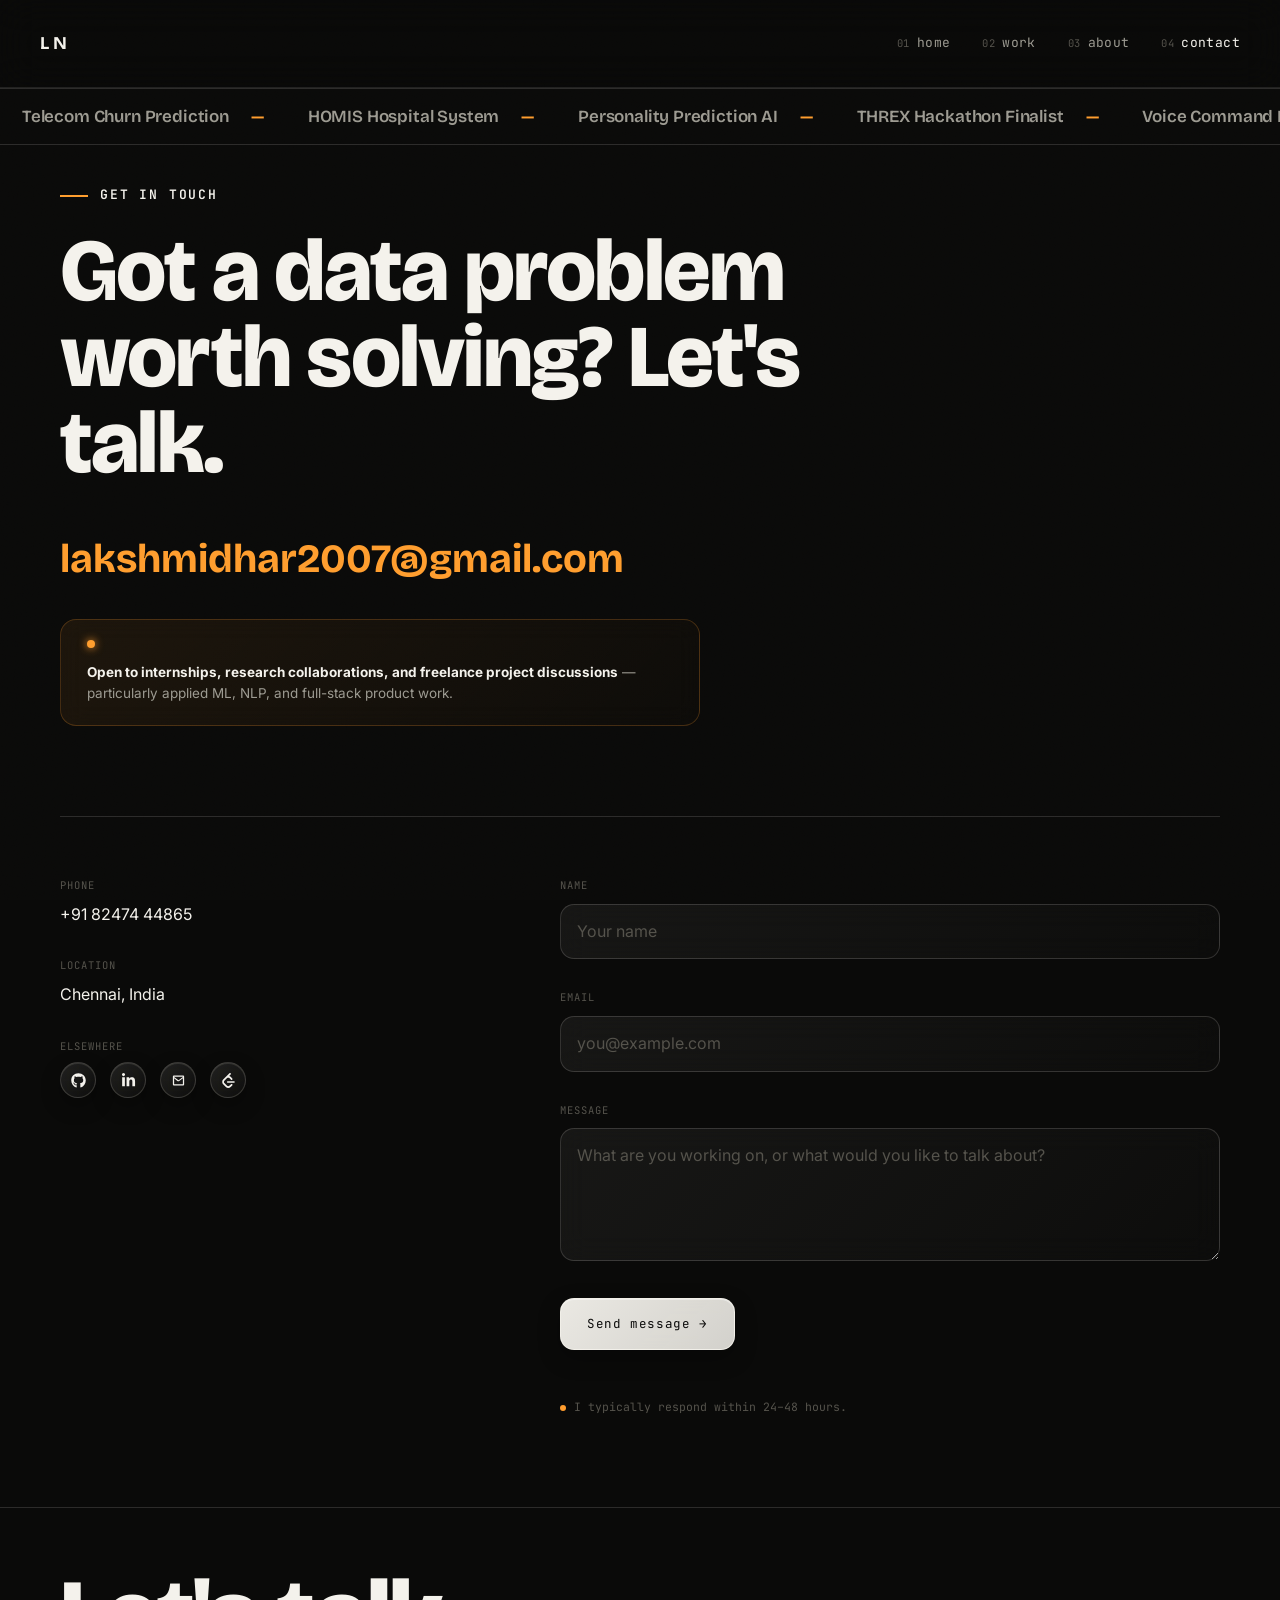
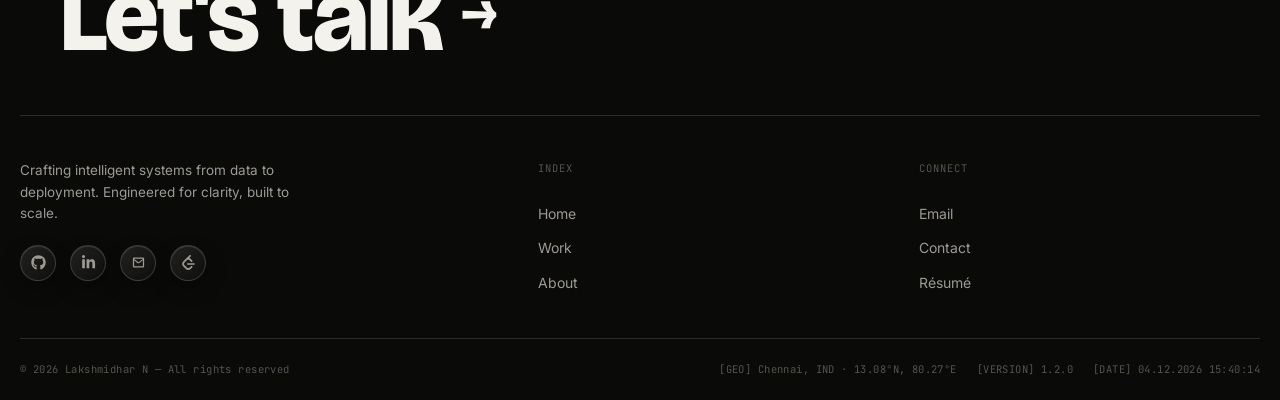
<file: contact.html>
<!DOCTYPE html>
<html lang="en">
<head>
<meta charset="UTF-8" />
<meta name="viewport" content="width=device-width, initial-scale=1.0" />
<meta name="theme-color" content="#0a0a09" />
<meta name="color-scheme" content="dark" />
<title>Contact — Lakshmidhar N</title>
<meta name="description" content="Get in touch with Lakshmidhar N — open to internships, research collaborations, and freelance project discussions in AI/ML and full-stack development." />
<link rel="canonical" href="https://laksh-folio.vercel.app/contact.html" />

<!-- Open Graph -->
<meta property="og:type" content="website" />
<meta property="og:url" content="https://laksh-folio.vercel.app/contact.html" />
<meta property="og:title" content="Contact — Lakshmidhar N" />
<meta property="og:description" content="Get in touch with Lakshmidhar N — open to internships, research collaborations, and freelance project discussions in AI/ML and full-stack development." />
<meta property="og:image" content="https://laksh-folio.vercel.app/assets/og-image.png" />
<meta property="og:image:width" content="1200" />
<meta property="og:image:height" content="630" />
<meta property="og:locale" content="en_US" />

<!-- Twitter -->
<meta name="twitter:card" content="summary_large_image" />
<meta name="twitter:title" content="Contact — Lakshmidhar N" />
<meta name="twitter:description" content="Get in touch with Lakshmidhar N — open to internships, research collaborations, and freelance project discussions in AI/ML and full-stack development." />
<meta name="twitter:image" content="https://laksh-folio.vercel.app/assets/og-image.png" />

<link rel="icon" href="assets/favicon.ico" sizes="any" />
<link rel="icon" type="image/png" sizes="32x32" href="assets/favicon-32.png" />
<link rel="icon" type="image/png" sizes="16x16" href="assets/favicon-16.png" />
<link rel="icon" type="image/png" sizes="192x192" href="assets/favicon-192.png" />
<link rel="apple-touch-icon" sizes="180x180" href="assets/favicon-180.png" />
<link rel="preconnect" href="https://fonts.googleapis.com">
<link rel="preconnect" href="https://fonts.gstatic.com" crossorigin>
<link href="https://fonts.googleapis.com/css2?family=Bricolage+Grotesque:opsz,wght@12..96,400..800&family=Inter:wght@400;500;600&family=JetBrains+Mono:wght@400;500;600&display=swap" rel="stylesheet">
<link rel="stylesheet" href="css/style.css">
</head>
<body>

<div id="progress"></div>

<div id="preloader">
  <div class="pre-row">
    <span class="pre-label mono">LAKSHMIDHAR N — PORTFOLIO</span>
    <span class="pre-label mono">LOADING</span>
  </div>
  <div class="pre-count mono" id="preCount">000</div>
  <div class="pre-bar" id="preBar"></div>
</div>
<nav>
  <a href="index.html" class="nav-logo">L N</a>
  <div class="nav-links-inline mono" aria-label="Primary">
    <a href="index.html"><span class="midx">01</span>home</a>
    <a href="work.html"><span class="midx">02</span>work</a>
    <a href="about.html"><span class="midx">03</span>about</a>
    <a href="contact.html"><span class="midx">04</span>contact</a>
  </div>
  <button class="menu-btn" id="menuBtn" aria-label="Open menu" aria-controls="menuOverlay" aria-expanded="false">
    MENU
    <span class="bars"><span></span><span></span><span></span></span>
  </button>
</nav>
<div id="menuOverlay">
  <nav class="menu-links" aria-label="Primary">
    <a href="index.html"><span class="midx">01</span>Home</a>
    <a href="work.html"><span class="midx">02</span>Work</a>
    <a href="about.html"><span class="midx">03</span>About</a>
    <a href="contact.html"><span class="midx">04</span>Contact</a>
  </nav>
  <div class="menu-foot">
    <span>Chennai, India — GMT+5:30</span>
    <span class="msoc">
      <div class="icon-row small">
      <a class="icon-btn" href="https://github.com/lakshmidharn2007-code" target="_blank" rel="noopener" aria-label="GitHub"><svg viewBox="0 0 496 512" aria-hidden="true"><path d="M165.9 397.4c0 2-2.3 3.6-5.2 3.6-3.3.3-5.6-1.3-5.6-3.6 0-2 2.3-3.6 5.2-3.6 3-.3 5.6 1.3 5.6 3.6zm-31.1-4.5c-.7 2 1.3 4.3 4.3 4.9 2.6 1 5.6 0 6.2-2s-1.3-4.3-4.3-5.2c-2.6-.7-5.5.3-6.2 2.3zm44.2-1.7c-2.9.7-4.9 2.6-4.6 4.9.3 2 2.9 3.3 5.9 2.6 2.9-.7 4.9-2.6 4.6-4.6-.3-1.9-3-3.2-5.9-2.9zM244.8 8C106.1 8 0 113.3 0 252c0 110.9 69.8 205.8 169.5 239.2 12.8 2.3 17.3-5.6 17.3-12.1 0-6.2-.3-40.4-.3-61.4 0 0-70 15-84.7-29.8 0 0-11.4-29.1-27.8-36.6 0 0-22.9-15.7 1.6-15.4 0 0 24.9 2 38.6 25.8 21.9 38.6 58.6 27.5 72.9 20.9 2.3-16 8.8-27.1 16-33.7-55.9-6.2-112.3-14.3-112.3-110.5 0-27.5 7.6-41.3 23.6-58.9-2.6-6.5-11.1-33.3 2.6-67.9 20.9-6.5 69 27 69 27 20-5.6 41.5-8.5 62.8-8.5 21.3 0 42.8 2.9 62.8 8.5 0 0 48.1-33.6 69-27 13.7 34.7 5.2 61.4 2.6 67.9 16 17.7 25.8 31.5 25.8 58.9 0 96.5-58.9 104.2-114.8 110.5 9.2 7.9 17 22.9 17 46.4 0 33.7-.3 75.4-.3 83.6 0 6.5 4.6 14.4 17.3 12.1C428.2 457.8 496 362.9 496 252 496 113.3 383.5 8 244.8 8z"/></svg></a>
      <a class="icon-btn" href="https://www.linkedin.com/in/lakshmidharn-231107u/" target="_blank" rel="noopener" aria-label="LinkedIn"><svg viewBox="0 0 448 512" aria-hidden="true"><path d="M100.28 448H7.4V148.9h92.88zM53.79 108.1C24.09 108.1 0 83.5 0 53.8a53.79 53.79 0 0 1 107.58 0c0 29.7-24.1 54.3-53.79 54.3zM447.9 448h-92.68V302.4c0-34.7-.7-79.2-48.29-79.2-48.29 0-55.69 37.7-55.69 76.7V448h-92.78V148.9h89.08v40.8h1.3c12.4-23.5 42.69-48.3 87.88-48.3 94 0 111.28 61.9 111.28 142.3V448z"/></svg></a>
      <a class="icon-btn" href="mailto:lakshmidhar2007@gmail.com" aria-label="Email"><svg viewBox="0 0 24 24" aria-hidden="true"><path d="M3 5.5A1.5 1.5 0 0 1 4.5 4h15A1.5 1.5 0 0 1 21 5.5v13a1.5 1.5 0 0 1-1.5 1.5h-15A1.5 1.5 0 0 1 3 18.5v-13Zm2 .35v.5l6.4 4.9a1 1 0 0 0 1.2 0L19 6.35v-.5H5Zm14 2.4-5.85 4.48a2.5 2.5 0 0 1-3.05 0L5 8.25V18h14V8.25Z"/></svg></a>
      <a class="icon-btn" href="https://leetcode.com/u/lakshmidhar_23/" target="_blank" rel="noopener" aria-label="LeetCode"><svg viewBox="0 0 24 24" aria-hidden="true"><path d="M16.102 17.93l-2.697 2.607c-.466.467-1.111.662-1.823.662s-1.357-.195-1.824-.662l-4.332-4.363c-.467-.467-.702-1.15-.702-1.863s.235-1.357.702-1.824l4.319-4.38c.467-.467 1.125-.645 1.837-.645s1.357.195 1.823.662l2.697 2.606c.514.515 1.365.497 1.9-.038.535-.536.553-1.387.039-1.901l-2.609-2.636a5.055 5.055 0 0 0-2.445-1.337l2.467-2.503c.516-.514.498-1.366-.037-1.901-.535-.535-1.387-.552-1.902-.038l-10.1 10.101c-.981.982-1.494 2.337-1.494 3.835 0 1.498.513 2.895 1.494 3.875l4.347 4.361c.981.979 2.337 1.452 3.834 1.452s2.853-.512 3.835-1.494l2.609-2.637c.514-.514.496-1.366-.039-1.901-.535-.535-1.386-.553-1.9-.039zM20.811 13.01H10.666c-.702 0-1.27.57-1.27 1.318 0 .698.568 1.317 1.27 1.317h10.145c.703 0 1.315-.619 1.315-1.317 0-.748-.612-1.318-1.315-1.318z"/></svg></a>
    </div>
    </span>
  </div>
</div>
<div class="marquee-wrap">
  <div class="marquee-track">
    <span>Telecom Churn Prediction</span><span>HOMIS Hospital System</span><span>Personality Prediction AI</span><span>THREX Hackathon Finalist</span><span>Voice Command Model</span><span>B.Tech AI &amp; Data Science</span><span>8.60 CGPA</span><span>Telecom Churn Prediction</span><span>HOMIS Hospital System</span><span>Personality Prediction AI</span><span>THREX Hackathon Finalist</span><span>Voice Command Model</span><span>B.Tech AI &amp; Data Science</span><span>8.60 CGPA</span>
  </div>
</div>

<!-- CONTACT -->
<section class="contact-hero" id="contact">
  <div class="wrap reveal">
    <span class="eyebrow">Get in touch</span>
    <h2 class="contact-headline">Got a data problem worth solving? Let's talk.</h2>
    <a href="mailto:lakshmidhar2007@gmail.com" class="contact-email-link" data-cursor="EMAIL">lakshmidhar2007@gmail.com</a>

    <div class="open-to-banner" style="max-width:640px;">
      <span class="dot"></span>
      <p><strong>Open to internships, research collaborations, and freelance project discussions</strong> — particularly applied ML, NLP, and full-stack product work.</p>
    </div>

    <div class="contact-grid">
      <div class="contact-info">
        <div class="contact-row">
          <span class="label mono">PHONE</span>
          <a href="tel:+918247444865">+91 82474 44865</a>
        </div>
        <div class="contact-row">
          <span class="label mono">LOCATION</span>
          <p>Chennai, India</p>
        </div>
        <div class="contact-row">
          <span class="label mono">ELSEWHERE</span>
          <div class="icon-row small">
      <a class="icon-btn" href="https://github.com/lakshmidharn2007-code" target="_blank" rel="noopener" aria-label="GitHub"><svg viewBox="0 0 496 512" aria-hidden="true"><path d="M165.9 397.4c0 2-2.3 3.6-5.2 3.6-3.3.3-5.6-1.3-5.6-3.6 0-2 2.3-3.6 5.2-3.6 3-.3 5.6 1.3 5.6 3.6zm-31.1-4.5c-.7 2 1.3 4.3 4.3 4.9 2.6 1 5.6 0 6.2-2s-1.3-4.3-4.3-5.2c-2.6-.7-5.5.3-6.2 2.3zm44.2-1.7c-2.9.7-4.9 2.6-4.6 4.9.3 2 2.9 3.3 5.9 2.6 2.9-.7 4.9-2.6 4.6-4.6-.3-1.9-3-3.2-5.9-2.9zM244.8 8C106.1 8 0 113.3 0 252c0 110.9 69.8 205.8 169.5 239.2 12.8 2.3 17.3-5.6 17.3-12.1 0-6.2-.3-40.4-.3-61.4 0 0-70 15-84.7-29.8 0 0-11.4-29.1-27.8-36.6 0 0-22.9-15.7 1.6-15.4 0 0 24.9 2 38.6 25.8 21.9 38.6 58.6 27.5 72.9 20.9 2.3-16 8.8-27.1 16-33.7-55.9-6.2-112.3-14.3-112.3-110.5 0-27.5 7.6-41.3 23.6-58.9-2.6-6.5-11.1-33.3 2.6-67.9 20.9-6.5 69 27 69 27 20-5.6 41.5-8.5 62.8-8.5 21.3 0 42.8 2.9 62.8 8.5 0 0 48.1-33.6 69-27 13.7 34.7 5.2 61.4 2.6 67.9 16 17.7 25.8 31.5 25.8 58.9 0 96.5-58.9 104.2-114.8 110.5 9.2 7.9 17 22.9 17 46.4 0 33.7-.3 75.4-.3 83.6 0 6.5 4.6 14.4 17.3 12.1C428.2 457.8 496 362.9 496 252 496 113.3 383.5 8 244.8 8z"/></svg></a>
      <a class="icon-btn" href="https://www.linkedin.com/in/lakshmidharn-231107u/" target="_blank" rel="noopener" aria-label="LinkedIn"><svg viewBox="0 0 448 512" aria-hidden="true"><path d="M100.28 448H7.4V148.9h92.88zM53.79 108.1C24.09 108.1 0 83.5 0 53.8a53.79 53.79 0 0 1 107.58 0c0 29.7-24.1 54.3-53.79 54.3zM447.9 448h-92.68V302.4c0-34.7-.7-79.2-48.29-79.2-48.29 0-55.69 37.7-55.69 76.7V448h-92.78V148.9h89.08v40.8h1.3c12.4-23.5 42.69-48.3 87.88-48.3 94 0 111.28 61.9 111.28 142.3V448z"/></svg></a>
      <a class="icon-btn" href="mailto:lakshmidhar2007@gmail.com" aria-label="Email"><svg viewBox="0 0 24 24" aria-hidden="true"><path d="M3 5.5A1.5 1.5 0 0 1 4.5 4h15A1.5 1.5 0 0 1 21 5.5v13a1.5 1.5 0 0 1-1.5 1.5h-15A1.5 1.5 0 0 1 3 18.5v-13Zm2 .35v.5l6.4 4.9a1 1 0 0 0 1.2 0L19 6.35v-.5H5Zm14 2.4-5.85 4.48a2.5 2.5 0 0 1-3.05 0L5 8.25V18h14V8.25Z"/></svg></a>
      <a class="icon-btn" href="https://leetcode.com/u/lakshmidhar_23/" target="_blank" rel="noopener" aria-label="LeetCode"><svg viewBox="0 0 24 24" aria-hidden="true"><path d="M16.102 17.93l-2.697 2.607c-.466.467-1.111.662-1.823.662s-1.357-.195-1.824-.662l-4.332-4.363c-.467-.467-.702-1.15-.702-1.863s.235-1.357.702-1.824l4.319-4.38c.467-.467 1.125-.645 1.837-.645s1.357.195 1.823.662l2.697 2.606c.514.515 1.365.497 1.9-.038.535-.536.553-1.387.039-1.901l-2.609-2.636a5.055 5.055 0 0 0-2.445-1.337l2.467-2.503c.516-.514.498-1.366-.037-1.901-.535-.535-1.387-.552-1.902-.038l-10.1 10.101c-.981.982-1.494 2.337-1.494 3.835 0 1.498.513 2.895 1.494 3.875l4.347 4.361c.981.979 2.337 1.452 3.834 1.452s2.853-.512 3.835-1.494l2.609-2.637c.514-.514.496-1.366-.039-1.901-.535-.535-1.386-.553-1.9-.039zM20.811 13.01H10.666c-.702 0-1.27.57-1.27 1.318 0 .698.568 1.317 1.27 1.317h10.145c.703 0 1.315-.619 1.315-1.317 0-.748-.612-1.318-1.315-1.318z"/></svg></a>
    </div>
        </div>
      </div>

      <div>
        <form id="contactForm" novalidate>
          <div class="field">
            <label for="cname">NAME</label>
            <input id="cname" type="text" placeholder="Your name" required minlength="2" />
            <span class="field-error mono">Please enter your name.</span>
          </div>
          <div class="field">
            <label for="cemail">EMAIL</label>
            <input id="cemail" type="email" placeholder="you@example.com" required />
            <span class="field-error mono">Please enter a valid email address.</span>
          </div>
          <div class="field">
            <label for="cmsg">MESSAGE</label>
            <textarea id="cmsg" rows="4" placeholder="What are you working on, or what would you like to talk about?" required minlength="10"></textarea>
            <span class="field-error mono">Message should be at least 10 characters.</span>
          </div>
          <button type="submit" class="btn btn-primary" data-cursor="SEND">Send message →</button>
          <div class="response-note"><span class="dot"></span>I typically respond within 24–48 hours.</div>
        </form>

        <div class="form-success" id="formSuccess">
          <div class="fs-icon">✓</div>
          <h4>Message sent.</h4>
          <p>Thanks for reaching out — I'll get back to you at <strong class="fs-email">your email</strong> within 24–48 hours. In the meantime, feel free to look through my <a href="work.html" style="color:var(--signal);">work</a> or connect on <a href="https://www.linkedin.com/in/lakshmidharn-231107u/" target="_blank" rel="noopener" style="color:var(--signal);">LinkedIn</a>.</p>
        </div>
      </div>
    </div>
  </div>
</section>
<!-- FOOTER -->
<footer>
  <div class="wrap">
    <div class="footer-cta reveal">
      <a href="contact.html" data-cursor="SAY HI">Let's talk <span class="arrow">→</span></a>
    </div>
  </div>
  <div class="wrap footer-grid">
    <div class="footer-brand">
      <p>Crafting intelligent systems from data to deployment. Engineered for clarity, built to scale.</p>
      <div class="icon-row small">
      <a class="icon-btn" href="https://github.com/lakshmidharn2007-code" target="_blank" rel="noopener" aria-label="GitHub"><svg viewBox="0 0 496 512" aria-hidden="true"><path d="M165.9 397.4c0 2-2.3 3.6-5.2 3.6-3.3.3-5.6-1.3-5.6-3.6 0-2 2.3-3.6 5.2-3.6 3-.3 5.6 1.3 5.6 3.6zm-31.1-4.5c-.7 2 1.3 4.3 4.3 4.9 2.6 1 5.6 0 6.2-2s-1.3-4.3-4.3-5.2c-2.6-.7-5.5.3-6.2 2.3zm44.2-1.7c-2.9.7-4.9 2.6-4.6 4.9.3 2 2.9 3.3 5.9 2.6 2.9-.7 4.9-2.6 4.6-4.6-.3-1.9-3-3.2-5.9-2.9zM244.8 8C106.1 8 0 113.3 0 252c0 110.9 69.8 205.8 169.5 239.2 12.8 2.3 17.3-5.6 17.3-12.1 0-6.2-.3-40.4-.3-61.4 0 0-70 15-84.7-29.8 0 0-11.4-29.1-27.8-36.6 0 0-22.9-15.7 1.6-15.4 0 0 24.9 2 38.6 25.8 21.9 38.6 58.6 27.5 72.9 20.9 2.3-16 8.8-27.1 16-33.7-55.9-6.2-112.3-14.3-112.3-110.5 0-27.5 7.6-41.3 23.6-58.9-2.6-6.5-11.1-33.3 2.6-67.9 20.9-6.5 69 27 69 27 20-5.6 41.5-8.5 62.8-8.5 21.3 0 42.8 2.9 62.8 8.5 0 0 48.1-33.6 69-27 13.7 34.7 5.2 61.4 2.6 67.9 16 17.7 25.8 31.5 25.8 58.9 0 96.5-58.9 104.2-114.8 110.5 9.2 7.9 17 22.9 17 46.4 0 33.7-.3 75.4-.3 83.6 0 6.5 4.6 14.4 17.3 12.1C428.2 457.8 496 362.9 496 252 496 113.3 383.5 8 244.8 8z"/></svg></a>
      <a class="icon-btn" href="https://www.linkedin.com/in/lakshmidharn-231107u/" target="_blank" rel="noopener" aria-label="LinkedIn"><svg viewBox="0 0 448 512" aria-hidden="true"><path d="M100.28 448H7.4V148.9h92.88zM53.79 108.1C24.09 108.1 0 83.5 0 53.8a53.79 53.79 0 0 1 107.58 0c0 29.7-24.1 54.3-53.79 54.3zM447.9 448h-92.68V302.4c0-34.7-.7-79.2-48.29-79.2-48.29 0-55.69 37.7-55.69 76.7V448h-92.78V148.9h89.08v40.8h1.3c12.4-23.5 42.69-48.3 87.88-48.3 94 0 111.28 61.9 111.28 142.3V448z"/></svg></a>
      <a class="icon-btn" href="mailto:lakshmidhar2007@gmail.com" aria-label="Email"><svg viewBox="0 0 24 24" aria-hidden="true"><path d="M3 5.5A1.5 1.5 0 0 1 4.5 4h15A1.5 1.5 0 0 1 21 5.5v13a1.5 1.5 0 0 1-1.5 1.5h-15A1.5 1.5 0 0 1 3 18.5v-13Zm2 .35v.5l6.4 4.9a1 1 0 0 0 1.2 0L19 6.35v-.5H5Zm14 2.4-5.85 4.48a2.5 2.5 0 0 1-3.05 0L5 8.25V18h14V8.25Z"/></svg></a>
      <a class="icon-btn" href="https://leetcode.com/u/lakshmidhar_23/" target="_blank" rel="noopener" aria-label="LeetCode"><svg viewBox="0 0 24 24" aria-hidden="true"><path d="M16.102 17.93l-2.697 2.607c-.466.467-1.111.662-1.823.662s-1.357-.195-1.824-.662l-4.332-4.363c-.467-.467-.702-1.15-.702-1.863s.235-1.357.702-1.824l4.319-4.38c.467-.467 1.125-.645 1.837-.645s1.357.195 1.823.662l2.697 2.606c.514.515 1.365.497 1.9-.038.535-.536.553-1.387.039-1.901l-2.609-2.636a5.055 5.055 0 0 0-2.445-1.337l2.467-2.503c.516-.514.498-1.366-.037-1.901-.535-.535-1.387-.552-1.902-.038l-10.1 10.101c-.981.982-1.494 2.337-1.494 3.835 0 1.498.513 2.895 1.494 3.875l4.347 4.361c.981.979 2.337 1.452 3.834 1.452s2.853-.512 3.835-1.494l2.609-2.637c.514-.514.496-1.366-.039-1.901-.535-.535-1.386-.553-1.9-.039zM20.811 13.01H10.666c-.702 0-1.27.57-1.27 1.318 0 .698.568 1.317 1.27 1.317h10.145c.703 0 1.315-.619 1.315-1.317 0-.748-.612-1.318-1.315-1.318z"/></svg></a>
    </div>
    </div>
    <div class="footer-col">
      <span class="glabel mono">INDEX</span>
      <a href="index.html">Home</a>
      <a href="work.html">Work</a>
      <a href="about.html">About</a>
    </div>
    <div class="footer-col">
      <span class="glabel mono">CONNECT</span>
      <a href="mailto:lakshmidhar2007@gmail.com">Email</a>
      <a href="contact.html">Contact</a>
      <a href="./Resume.pdf" download>Résumé</a>
    </div>
  </div>
  <div class="wrap sys-strip">
    <span id="copyYear">© 2026 Lakshmidhar N — All rights reserved</span>
    <span class="sys-info mono">
      <span>[GEO] Chennai, IND &middot; 13.08&deg;N, 80.27&deg;E</span>
      <span>[VERSION] 1.2.0</span>
      <span class="liveClock">[DATE] &mdash;</span>
    </span>
  </div>
</footer>

<button id="toTop" aria-label="Back to top">↑</button>

<script src="js/main.js"></script>
</body>
</html>
</file>
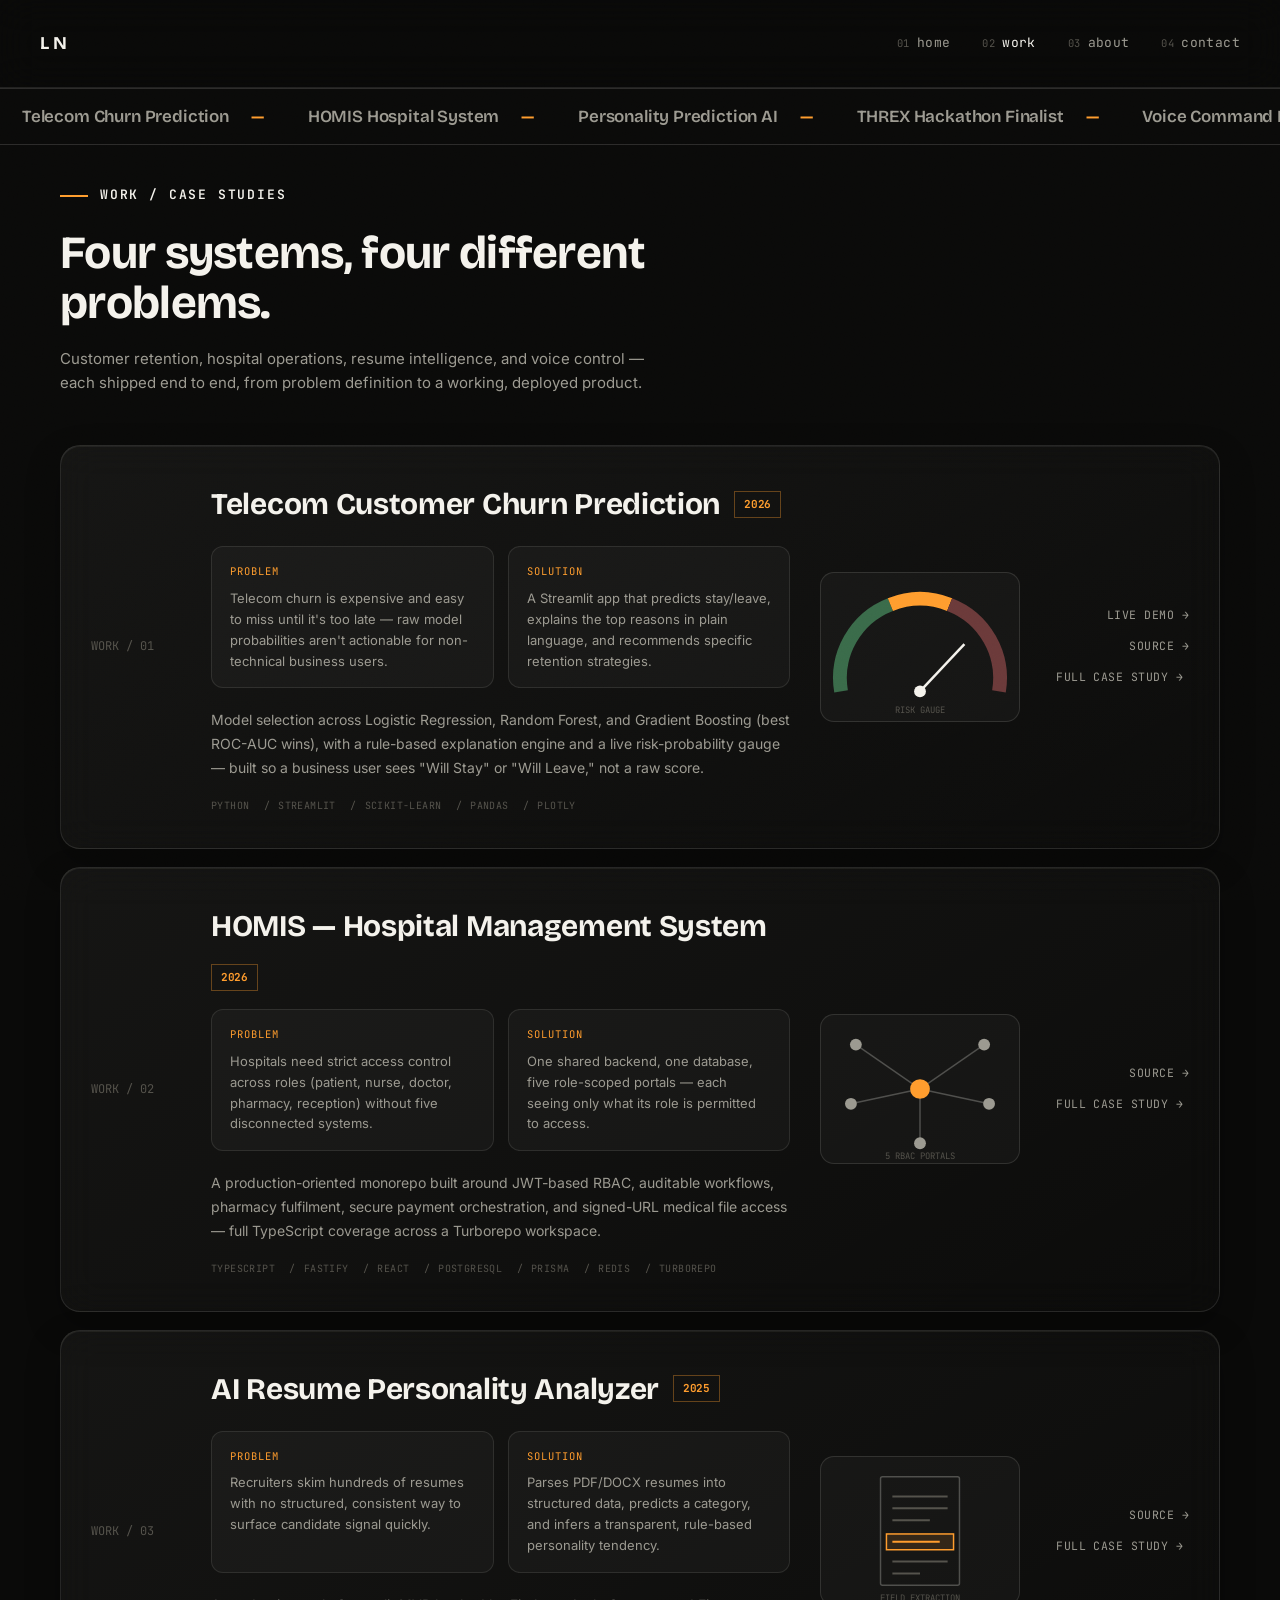
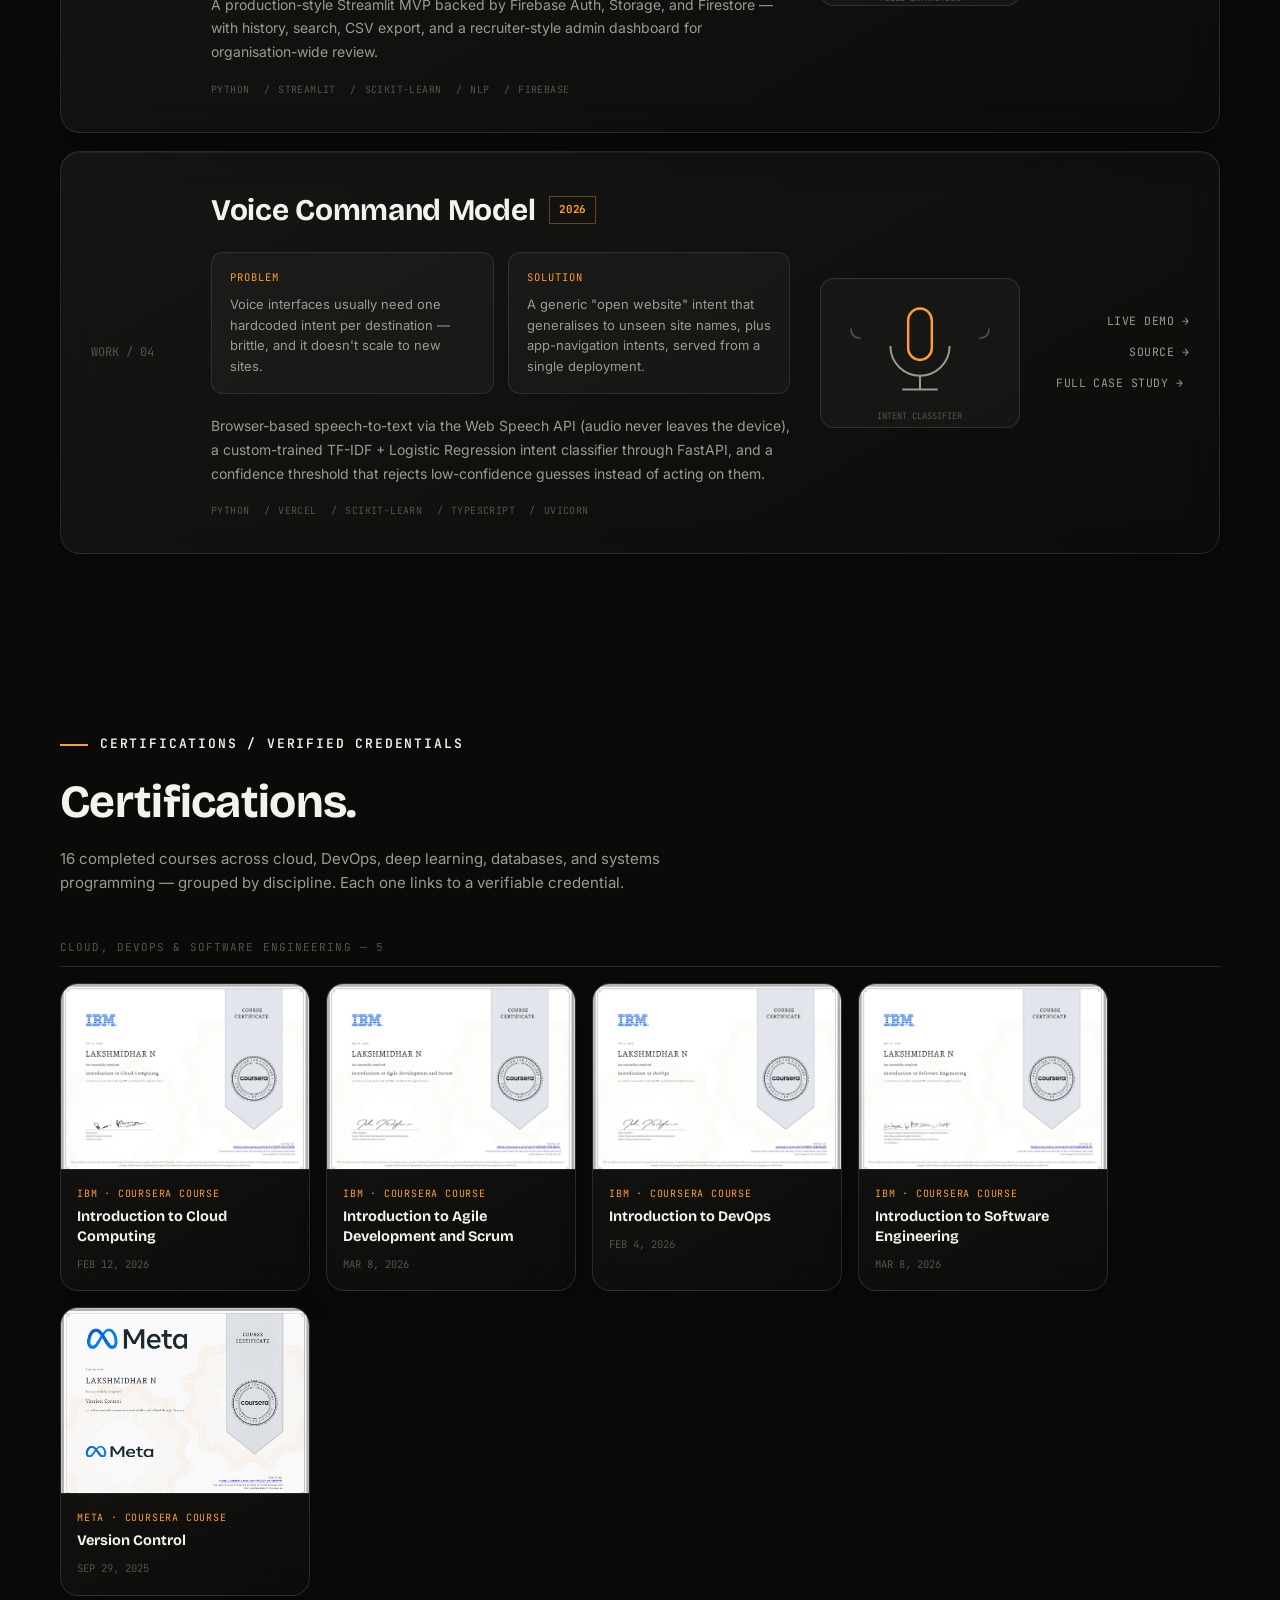
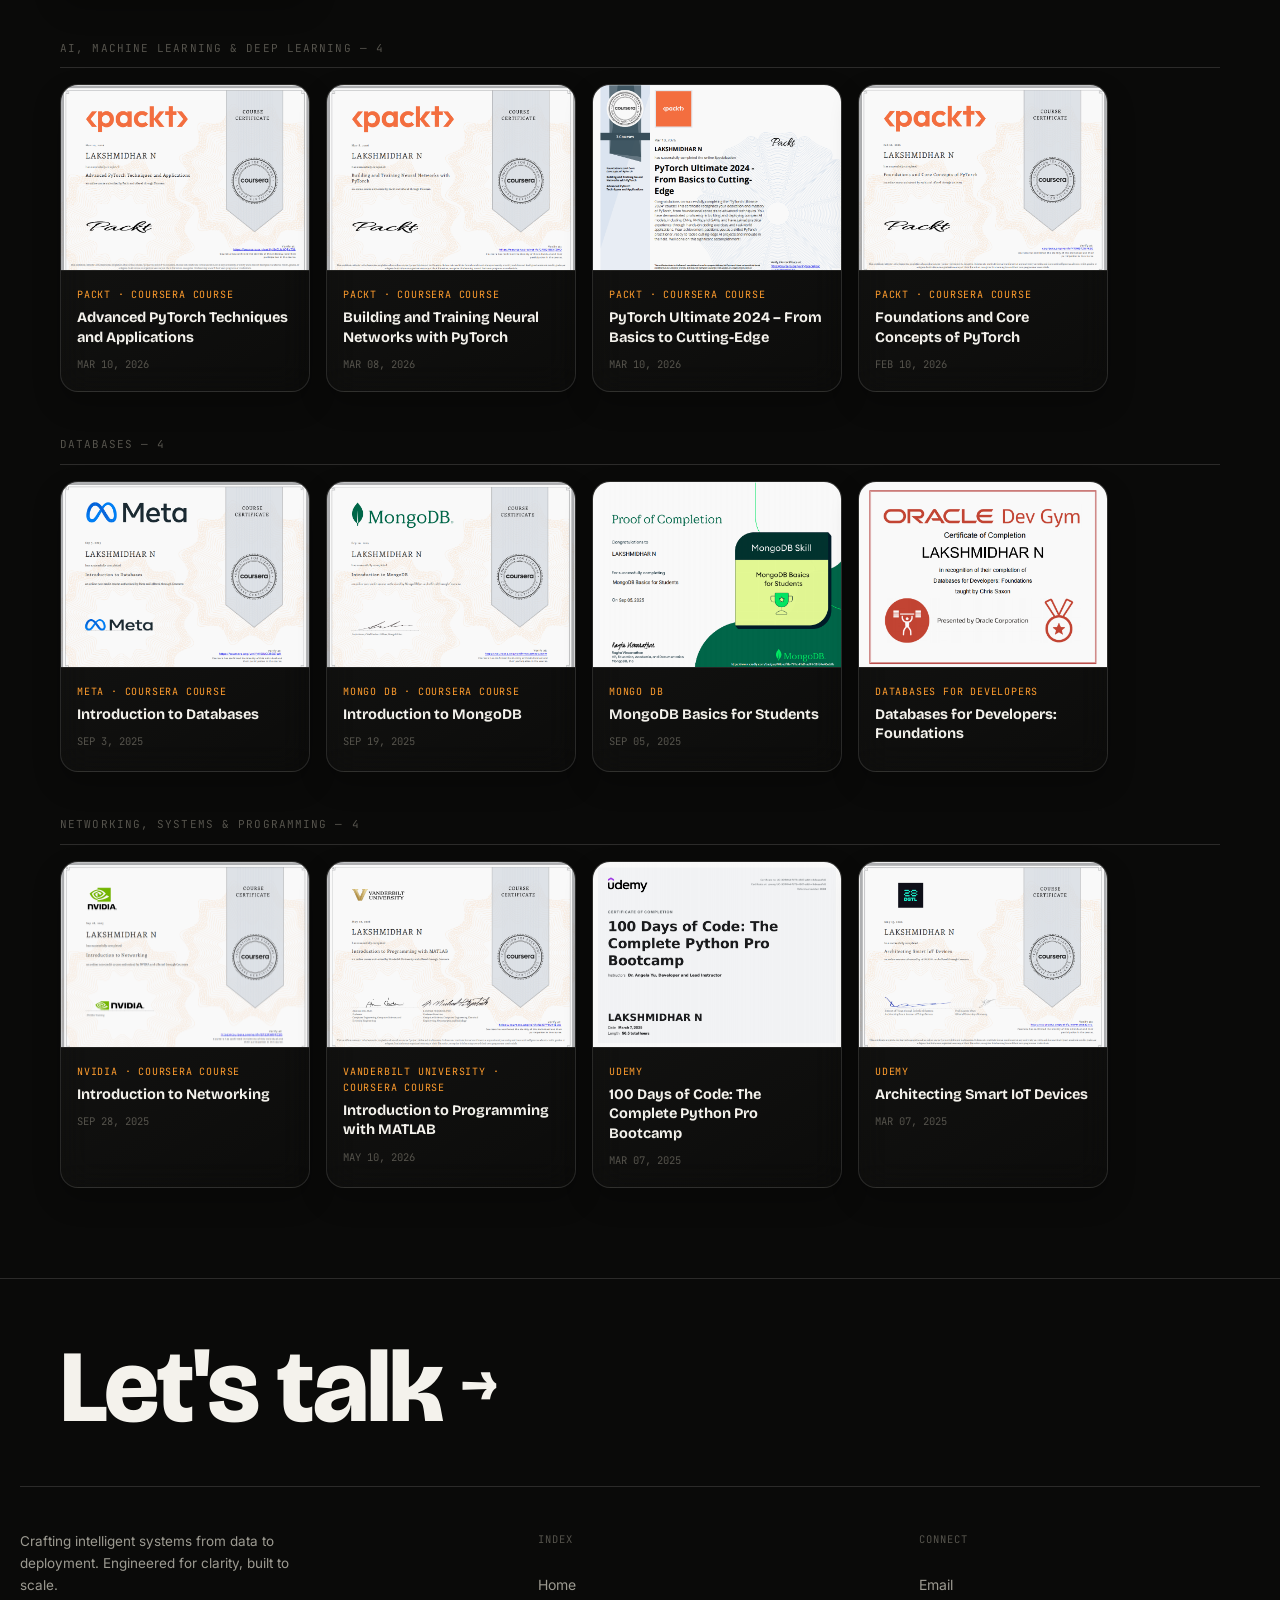
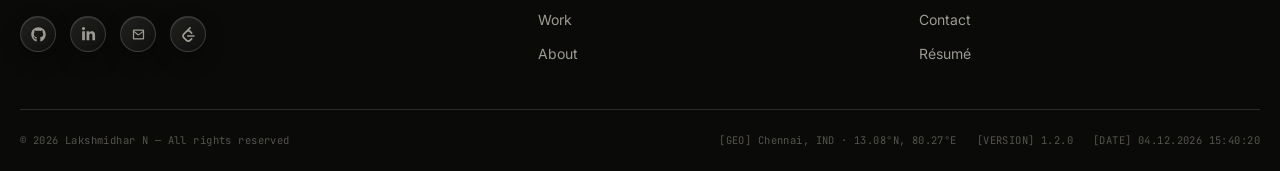
<file: work.html>
<!DOCTYPE html>
<html lang="en">
<head>
<meta charset="UTF-8" />
<meta name="viewport" content="width=device-width, initial-scale=1.0" />
<meta name="theme-color" content="#0a0a09" />
<meta name="color-scheme" content="dark" />
<title>Work &amp; Case Studies — Lakshmidhar N</title>
<meta name="description" content="Case studies from Lakshmidhar N: Telecom churn prediction, HOMIS hospital management system, AI resume analyzer, and a voice command ML model — plus 19+ verified certifications." />
<link rel="canonical" href="https://laksh-folio.vercel.app/work.html" />

<!-- Open Graph -->
<meta property="og:type" content="website" />
<meta property="og:url" content="https://laksh-folio.vercel.app/work.html" />
<meta property="og:title" content="Work &amp; Case Studies — Lakshmidhar N" />
<meta property="og:description" content="Case studies from Lakshmidhar N: Telecom churn prediction, HOMIS hospital management system, AI resume analyzer, and a voice command ML model — plus 19+ verified certifications." />
<meta property="og:image" content="https://laksh-folio.vercel.app/assets/og-image.png" />
<meta property="og:image:width" content="1200" />
<meta property="og:image:height" content="630" />
<meta property="og:locale" content="en_US" />

<!-- Twitter -->
<meta name="twitter:card" content="summary_large_image" />
<meta name="twitter:title" content="Work &amp; Case Studies — Lakshmidhar N" />
<meta name="twitter:description" content="Case studies from Lakshmidhar N: Telecom churn prediction, HOMIS hospital management system, AI resume analyzer, and a voice command ML model — plus 19+ verified certifications." />
<meta name="twitter:image" content="https://laksh-folio.vercel.app/assets/og-image.png" />

<link rel="icon" href="assets/favicon.ico" sizes="any" />
<link rel="icon" type="image/png" sizes="32x32" href="assets/favicon-32.png" />
<link rel="icon" type="image/png" sizes="16x16" href="assets/favicon-16.png" />
<link rel="icon" type="image/png" sizes="192x192" href="assets/favicon-192.png" />
<link rel="apple-touch-icon" sizes="180x180" href="assets/favicon-180.png" />
<link rel="preconnect" href="https://fonts.googleapis.com">
<link rel="preconnect" href="https://fonts.gstatic.com" crossorigin>
<link href="https://fonts.googleapis.com/css2?family=Bricolage+Grotesque:opsz,wght@12..96,400..800&family=Inter:wght@400;500;600&family=JetBrains+Mono:wght@400;500;600&display=swap" rel="stylesheet">
<link rel="stylesheet" href="css/style.css">
</head>
<body>

<div id="progress"></div>

<div id="preloader">
  <div class="pre-row">
    <span class="pre-label mono">LAKSHMIDHAR N — PORTFOLIO</span>
    <span class="pre-label mono">LOADING</span>
  </div>
  <div class="pre-count mono" id="preCount">000</div>
  <div class="pre-bar" id="preBar"></div>
</div>
<nav>
  <a href="index.html" class="nav-logo">L N</a>
  <div class="nav-links-inline mono" aria-label="Primary">
    <a href="index.html"><span class="midx">01</span>home</a>
    <a href="work.html"><span class="midx">02</span>work</a>
    <a href="about.html"><span class="midx">03</span>about</a>
    <a href="contact.html"><span class="midx">04</span>contact</a>
  </div>
  <button class="menu-btn" id="menuBtn" aria-label="Open menu" aria-controls="menuOverlay" aria-expanded="false">
    MENU
    <span class="bars"><span></span><span></span><span></span></span>
  </button>
</nav>
<div id="menuOverlay">
  <nav class="menu-links" aria-label="Primary">
    <a href="index.html"><span class="midx">01</span>Home</a>
    <a href="work.html"><span class="midx">02</span>Work</a>
    <a href="about.html"><span class="midx">03</span>About</a>
    <a href="contact.html"><span class="midx">04</span>Contact</a>
  </nav>
  <div class="menu-foot">
    <span>Chennai, India — GMT+5:30</span>
    <span class="msoc">
      <div class="icon-row small">
      <a class="icon-btn" href="https://github.com/lakshmidharn2007-code" target="_blank" rel="noopener" aria-label="GitHub"><svg viewBox="0 0 496 512" aria-hidden="true"><path d="M165.9 397.4c0 2-2.3 3.6-5.2 3.6-3.3.3-5.6-1.3-5.6-3.6 0-2 2.3-3.6 5.2-3.6 3-.3 5.6 1.3 5.6 3.6zm-31.1-4.5c-.7 2 1.3 4.3 4.3 4.9 2.6 1 5.6 0 6.2-2s-1.3-4.3-4.3-5.2c-2.6-.7-5.5.3-6.2 2.3zm44.2-1.7c-2.9.7-4.9 2.6-4.6 4.9.3 2 2.9 3.3 5.9 2.6 2.9-.7 4.9-2.6 4.6-4.6-.3-1.9-3-3.2-5.9-2.9zM244.8 8C106.1 8 0 113.3 0 252c0 110.9 69.8 205.8 169.5 239.2 12.8 2.3 17.3-5.6 17.3-12.1 0-6.2-.3-40.4-.3-61.4 0 0-70 15-84.7-29.8 0 0-11.4-29.1-27.8-36.6 0 0-22.9-15.7 1.6-15.4 0 0 24.9 2 38.6 25.8 21.9 38.6 58.6 27.5 72.9 20.9 2.3-16 8.8-27.1 16-33.7-55.9-6.2-112.3-14.3-112.3-110.5 0-27.5 7.6-41.3 23.6-58.9-2.6-6.5-11.1-33.3 2.6-67.9 20.9-6.5 69 27 69 27 20-5.6 41.5-8.5 62.8-8.5 21.3 0 42.8 2.9 62.8 8.5 0 0 48.1-33.6 69-27 13.7 34.7 5.2 61.4 2.6 67.9 16 17.7 25.8 31.5 25.8 58.9 0 96.5-58.9 104.2-114.8 110.5 9.2 7.9 17 22.9 17 46.4 0 33.7-.3 75.4-.3 83.6 0 6.5 4.6 14.4 17.3 12.1C428.2 457.8 496 362.9 496 252 496 113.3 383.5 8 244.8 8z"/></svg></a>
      <a class="icon-btn" href="https://www.linkedin.com/in/lakshmidharn-231107u/" target="_blank" rel="noopener" aria-label="LinkedIn"><svg viewBox="0 0 448 512" aria-hidden="true"><path d="M100.28 448H7.4V148.9h92.88zM53.79 108.1C24.09 108.1 0 83.5 0 53.8a53.79 53.79 0 0 1 107.58 0c0 29.7-24.1 54.3-53.79 54.3zM447.9 448h-92.68V302.4c0-34.7-.7-79.2-48.29-79.2-48.29 0-55.69 37.7-55.69 76.7V448h-92.78V148.9h89.08v40.8h1.3c12.4-23.5 42.69-48.3 87.88-48.3 94 0 111.28 61.9 111.28 142.3V448z"/></svg></a>
      <a class="icon-btn" href="mailto:lakshmidhar2007@gmail.com" aria-label="Email"><svg viewBox="0 0 24 24" aria-hidden="true"><path d="M3 5.5A1.5 1.5 0 0 1 4.5 4h15A1.5 1.5 0 0 1 21 5.5v13a1.5 1.5 0 0 1-1.5 1.5h-15A1.5 1.5 0 0 1 3 18.5v-13Zm2 .35v.5l6.4 4.9a1 1 0 0 0 1.2 0L19 6.35v-.5H5Zm14 2.4-5.85 4.48a2.5 2.5 0 0 1-3.05 0L5 8.25V18h14V8.25Z"/></svg></a>
      <a class="icon-btn" href="https://leetcode.com/u/lakshmidhar_23/" target="_blank" rel="noopener" aria-label="LeetCode"><svg viewBox="0 0 24 24" aria-hidden="true"><path d="M16.102 17.93l-2.697 2.607c-.466.467-1.111.662-1.823.662s-1.357-.195-1.824-.662l-4.332-4.363c-.467-.467-.702-1.15-.702-1.863s.235-1.357.702-1.824l4.319-4.38c.467-.467 1.125-.645 1.837-.645s1.357.195 1.823.662l2.697 2.606c.514.515 1.365.497 1.9-.038.535-.536.553-1.387.039-1.901l-2.609-2.636a5.055 5.055 0 0 0-2.445-1.337l2.467-2.503c.516-.514.498-1.366-.037-1.901-.535-.535-1.387-.552-1.902-.038l-10.1 10.101c-.981.982-1.494 2.337-1.494 3.835 0 1.498.513 2.895 1.494 3.875l4.347 4.361c.981.979 2.337 1.452 3.834 1.452s2.853-.512 3.835-1.494l2.609-2.637c.514-.514.496-1.366-.039-1.901-.535-.535-1.386-.553-1.9-.039zM20.811 13.01H10.666c-.702 0-1.27.57-1.27 1.318 0 .698.568 1.317 1.27 1.317h10.145c.703 0 1.315-.619 1.315-1.317 0-.748-.612-1.318-1.315-1.318z"/></svg></a>
    </div>
    </span>
  </div>
</div>
<div class="marquee-wrap">
  <div class="marquee-track">
    <span>Telecom Churn Prediction</span><span>HOMIS Hospital System</span><span>Personality Prediction AI</span><span>THREX Hackathon Finalist</span><span>Voice Command Model</span><span>B.Tech AI &amp; Data Science</span><span>8.60 CGPA</span><span>Telecom Churn Prediction</span><span>HOMIS Hospital System</span><span>Personality Prediction AI</span><span>THREX Hackathon Finalist</span><span>Voice Command Model</span><span>B.Tech AI &amp; Data Science</span><span>8.60 CGPA</span>
  </div>
</div>

<!-- PROJECTS -->
<section id="work" style="padding-top:40px;">
  <div class="wrap reveal">
    <span class="eyebrow">Work / Case studies</span>
    <h2 class="section-title">Four systems, four different problems.</h2>
    <p style="color:var(--ink-dim); font-size:15px; max-width:620px; margin-top:20px;">Customer retention, hospital operations, resume intelligence, and voice control — each shipped end to end, from problem definition to a working, deployed product.</p>

    <div class="project-list" style="margin-top:50px;">

      <div class="project-row">
        <div class="proj-id mono">WORK / 01</div>
        <div class="proj-main">
          <h3>Telecom Customer Churn Prediction <span class="year">2026</span></h3>
          <div class="cs-grid">
            <div class="cs-block">
              <span class="glabel mono">PROBLEM</span>
              <p>Telecom churn is expensive and easy to miss until it's too late — raw model probabilities aren't actionable for non-technical business users.</p>
            </div>
            <div class="cs-block">
              <span class="glabel mono">SOLUTION</span>
              <p>A Streamlit app that predicts stay/leave, explains the top reasons in plain language, and recommends specific retention strategies.</p>
            </div>
          </div>
          <p>Model selection across Logistic Regression, Random Forest, and Gradient Boosting (best ROC-AUC wins), with a rule-based explanation engine and a live risk-probability gauge — built so a business user sees "Will Stay" or "Will Leave," not a raw score.</p>
          <div class="proj-tags mono">
            <span>PYTHON</span><span>STREAMLIT</span><span>SCIKIT-LEARN</span><span>PANDAS</span><span>PLOTLY</span>
          </div>
        </div>
        <div class="proj-visual" data-cursor="VIEW">
          <svg viewBox="0 0 200 150" preserveAspectRatio="xMidYMid meet">
            <path d="M20,120 A80,80 0 0,1 70,32" fill="none" stroke="#3a6b4a" stroke-width="14"/>
            <path d="M70,32 A80,80 0 0,1 130,32" fill="none" style="stroke:var(--signal)" stroke-width="14"/>
            <path d="M130,32 A80,80 0 0,1 180,120" fill="none" stroke="#6b3a3a" stroke-width="14"/>
            <line x1="100" y1="120" x2="145" y2="72" style="stroke:var(--ink)" stroke-width="2.5"/>
            <circle cx="100" cy="120" r="6" style="fill:var(--ink)"/>
            <text x="100" y="142" text-anchor="middle" font-family="JetBrains Mono" font-size="9" fill="var(--ink-faint)">RISK GAUGE</text>
          </svg>
        </div>
        <div class="proj-links">
          <a href="https://telecom-churn-project-23.streamlit.app/" target="_blank" rel="noopener">LIVE DEMO →</a>
          <a href="https://github.com/lakshmidharn2007-code/Telecom-Churn-Project" target="_blank" rel="noopener">SOURCE →</a>
          <button onclick="openModal('prj01')" data-cursor="OPEN">FULL CASE STUDY →</button>
        </div>
      </div>

      <div class="project-row">
        <div class="proj-id mono">WORK / 02</div>
        <div class="proj-main">
          <h3>HOMIS — Hospital Management System <span class="year">2026</span></h3>
          <div class="cs-grid">
            <div class="cs-block">
              <span class="glabel mono">PROBLEM</span>
              <p>Hospitals need strict access control across roles (patient, nurse, doctor, pharmacy, reception) without five disconnected systems.</p>
            </div>
            <div class="cs-block">
              <span class="glabel mono">SOLUTION</span>
              <p>One shared backend, one database, five role-scoped portals — each seeing only what its role is permitted to access.</p>
            </div>
          </div>
          <p>A production-oriented monorepo built around JWT-based RBAC, auditable workflows, pharmacy fulfilment, secure payment orchestration, and signed-URL medical file access — full TypeScript coverage across a Turborepo workspace.</p>
          <div class="proj-tags mono">
            <span>TYPESCRIPT</span><span>FASTIFY</span><span>REACT</span><span>POSTGRESQL</span><span>PRISMA</span><span>REDIS</span><span>TURBOREPO</span>
          </div>
        </div>
        <div class="proj-visual" data-cursor="VIEW">
          <svg viewBox="0 0 200 150" preserveAspectRatio="xMidYMid meet">
            <line x1="100" y1="75" x2="35" y2="30" style="stroke:var(--line-strong)" stroke-width="1.5"/>
            <line x1="100" y1="75" x2="165" y2="30" style="stroke:var(--line-strong)" stroke-width="1.5"/>
            <line x1="100" y1="75" x2="30" y2="90" style="stroke:var(--line-strong)" stroke-width="1.5"/>
            <line x1="100" y1="75" x2="170" y2="90" style="stroke:var(--line-strong)" stroke-width="1.5"/>
            <line x1="100" y1="75" x2="100" y2="130" style="stroke:var(--line-strong)" stroke-width="1.5"/>
            <circle cx="100" cy="75" r="10" style="fill:var(--signal)"/>
            <circle cx="35" cy="30" r="6" style="fill:var(--ink-dim)"/>
            <circle cx="165" cy="30" r="6" style="fill:var(--ink-dim)"/>
            <circle cx="30" cy="90" r="6" style="fill:var(--ink-dim)"/>
            <circle cx="170" cy="90" r="6" style="fill:var(--ink-dim)"/>
            <circle cx="100" cy="130" r="6" style="fill:var(--ink-dim)"/>
            <text x="100" y="146" text-anchor="middle" font-family="JetBrains Mono" font-size="9" fill="var(--ink-faint)">5 RBAC PORTALS</text>
          </svg>
        </div>
        <div class="proj-links">
          <a href="https://github.com/lakshmidharn2007-code/HOMIS" target="_blank" rel="noopener">SOURCE →</a>
          <button onclick="openModal('prj02')" data-cursor="OPEN">FULL CASE STUDY →</button>
        </div>
      </div>

      <div class="project-row">
        <div class="proj-id mono">WORK / 03</div>
        <div class="proj-main">
          <h3>AI Resume Personality Analyzer <span class="year">2025</span></h3>
          <div class="cs-grid">
            <div class="cs-block">
              <span class="glabel mono">PROBLEM</span>
              <p>Recruiters skim hundreds of resumes with no structured, consistent way to surface candidate signal quickly.</p>
            </div>
            <div class="cs-block">
              <span class="glabel mono">SOLUTION</span>
              <p>Parses PDF/DOCX resumes into structured data, predicts a category, and infers a transparent, rule-based personality tendency.</p>
            </div>
          </div>
          <p>A production-style Streamlit MVP backed by Firebase Auth, Storage, and Firestore — with history, search, CSV export, and a recruiter-style admin dashboard for organisation-wide review.</p>
          <div class="proj-tags mono">
            <span>PYTHON</span><span>STREAMLIT</span><span>SCIKIT-LEARN</span><span>NLP</span><span>FIREBASE</span>
          </div>
        </div>
        <div class="proj-visual" data-cursor="VIEW">
          <svg viewBox="0 0 200 150" preserveAspectRatio="xMidYMid meet">
            <rect x="60" y="20" width="80" height="110" rx="2" fill="none" style="stroke:var(--line-strong)" stroke-width="1.5"/>
            <line x1="72" y1="40" x2="128" y2="40" style="stroke:var(--ink-faint)" stroke-width="2"/>
            <line x1="72" y1="52" x2="128" y2="52" style="stroke:var(--ink-faint)" stroke-width="2"/>
            <line x1="72" y1="64" x2="110" y2="64" style="stroke:var(--ink-faint)" stroke-width="2"/>
            <rect x="66" y="78" width="68" height="16" style="fill:var(--signal-dim); stroke:var(--signal)" stroke-width="1.5"/>
            <line x1="72" y1="86" x2="120" y2="86" style="stroke:var(--signal)" stroke-width="2"/>
            <line x1="72" y1="106" x2="128" y2="106" style="stroke:var(--ink-faint)" stroke-width="2"/>
            <line x1="72" y1="118" x2="100" y2="118" style="stroke:var(--ink-faint)" stroke-width="2"/>
            <text x="100" y="146" text-anchor="middle" font-family="JetBrains Mono" font-size="9" fill="var(--ink-faint)">FIELD EXTRACTION</text>
          </svg>
        </div>
        <div class="proj-links">
          <a href="https://github.com/lakshmidharn2007-code/personality-prediction" target="_blank" rel="noopener">SOURCE →</a>
          <button onclick="openModal('prj03')" data-cursor="OPEN">FULL CASE STUDY →</button>
        </div>
      </div>

      <div class="project-row">
        <div class="proj-id mono">WORK / 04</div>
        <div class="proj-main">
          <h3>Voice Command Model <span class="year">2026</span></h3>
          <div class="cs-grid">
            <div class="cs-block">
              <span class="glabel mono">PROBLEM</span>
              <p>Voice interfaces usually need one hardcoded intent per destination — brittle, and it doesn't scale to new sites.</p>
            </div>
            <div class="cs-block">
              <span class="glabel mono">SOLUTION</span>
              <p>A generic "open website" intent that generalises to unseen site names, plus app-navigation intents, served from a single deployment.</p>
            </div>
          </div>
          <p>Browser-based speech-to-text via the Web Speech API (audio never leaves the device), a custom-trained TF-IDF + Logistic Regression intent classifier through FastAPI, and a confidence threshold that rejects low-confidence guesses instead of acting on them.</p>
          <div class="proj-tags mono">
            <span>PYTHON</span><span>VERCEL</span><span>SCIKIT-LEARN</span><span>TYPESCRIPT</span><span>UVICORN</span>
          </div>
        </div>
        <div class="proj-visual" data-cursor="VIEW">
          <svg viewBox="0 0 200 150" preserveAspectRatio="xMidYMid meet">
            <rect x="88" y="30" width="24" height="52" rx="12" fill="none" style="stroke:var(--signal)" stroke-width="2.5"/>
            <path d="M70,68 A30,30 0 0,0 130,68" fill="none" style="stroke:var(--ink-dim)" stroke-width="2"/>
            <line x1="100" y1="98" x2="100" y2="112" style="stroke:var(--ink-dim)" stroke-width="2"/>
            <line x1="82" y1="112" x2="118" y2="112" style="stroke:var(--ink-dim)" stroke-width="2"/>
            <path d="M40,60 Q30,60 30,50" fill="none" style="stroke:var(--line-strong)" stroke-width="1.5"/>
            <path d="M160,60 Q170,60 170,50" fill="none" style="stroke:var(--line-strong)" stroke-width="1.5"/>
            <text x="100" y="142" text-anchor="middle" font-family="JetBrains Mono" font-size="9" fill="var(--ink-faint)">INTENT CLASSIFIER</text>
          </svg>
        </div>
        <div class="proj-links">
          <a href="https://voice-command-amber.vercel.app/" target="_blank" rel="noopener">LIVE DEMO →</a>
          <a href="https://github.com/lakshmidharn2007-code/Voice-Command-ML" target="_blank" rel="noopener">SOURCE →</a>
          <button onclick="openModal('prj04')" data-cursor="OPEN">FULL CASE STUDY →</button>
        </div>
      </div>

    </div>
  </div>
</section>

<!-- CERTIFICATES -->
<section id="certificates">
  <div class="wrap reveal">
    <span class="eyebrow">Certifications / verified credentials</span>
    <h2 class="section-title">Certifications.</h2>
    <p style="color:var(--ink-dim); font-size:15px; max-width:620px; margin:20px 0 44px;">16 completed courses across cloud, DevOps, deep learning, databases, and systems programming — grouped by discipline. Each one links to a verifiable credential.</p>

    <div class="cert-group">
      <div class="cert-group-title">Cloud, DevOps &amp; Software Engineering <span style="color:var(--ink-faint); font-weight:normal;">— 5</span></div>
      <div class="cert-card-grid">
        <button class="cert-card" onclick="openModal('cert01')">
          <span class="cert-thumb"><img src="assets/certs/cert-cloud-computing.jpg" alt="" loading="lazy" /></span>
          <span class="cert-body">
            <span class="cert-issuer mono">IBM · COURSERA COURSE</span>
            <span class="cert-title">Introduction to Cloud Computing</span>
            <span class="cert-date mono">FEB 12, 2026</span>
          </span>
        </button>
        <button class="cert-card" onclick="openModal('cert02')">
          <span class="cert-thumb"><img src="assets/certs/cert-agile-scrum.jpg" alt="" loading="lazy" /></span>
          <span class="cert-body">
            <span class="cert-issuer mono">IBM · COURSERA COURSE</span>
            <span class="cert-title">Introduction to Agile Development and Scrum</span>
            <span class="cert-date mono">MAR 8, 2026</span>
          </span>
        </button>
        <button class="cert-card" onclick="openModal('cert03')">
          <span class="cert-thumb"><img src="assets/certs/cert-devops.jpg" alt="" loading="lazy" /></span>
          <span class="cert-body">
            <span class="cert-issuer mono">IBM · COURSERA COURSE</span>
            <span class="cert-title">Introduction to DevOps</span>
            <span class="cert-date mono">FEB 4, 2026</span>
          </span>
        </button>
        <button class="cert-card" onclick="openModal('cert04')">
          <span class="cert-thumb"><img src="assets/certs/cert-software-engineering.jpg" alt="" loading="lazy" /></span>
          <span class="cert-body">
            <span class="cert-issuer mono">IBM · COURSERA COURSE</span>
            <span class="cert-title">Introduction to Software Engineering</span>
            <span class="cert-date mono">MAR 8, 2026</span>
          </span>
        </button>
        <button class="cert-card" onclick="openModal('cert06')">
          <span class="cert-thumb"><img src="assets/certs/cert-version-06.png" alt="" loading="lazy" /></span>
          <span class="cert-body">
            <span class="cert-issuer mono">META · COURSERA COURSE</span>
            <span class="cert-title">Version Control</span>
            <span class="cert-date mono">SEP 29, 2025</span>
          </span>
        </button>
      </div>
    </div>
    <div class="cert-group">
      <div class="cert-group-title">AI, Machine Learning &amp; Deep Learning <span style="color:var(--ink-faint); font-weight:normal;">— 4</span></div>
      <div class="cert-card-grid">
        <button class="cert-card" onclick="openModal('cert08')">
          <span class="cert-thumb"><img src="assets/certs/cert-adv pytorch - 08.png" alt="" loading="lazy" /></span>
          <span class="cert-body">
            <span class="cert-issuer mono">PACKT · COURSERA COURSE</span>
            <span class="cert-title">Advanced PyTorch Techniques and Applications</span>
            <span class="cert-date mono">MAR 10, 2026</span>
          </span>
        </button>
        <button class="cert-card" onclick="openModal('cert09')">
          <span class="cert-thumb"><img src="assets/certs/cert-Building NN - 09.png" alt="" loading="lazy" /></span>
          <span class="cert-body">
            <span class="cert-issuer mono">PACKT · COURSERA COURSE</span>
            <span class="cert-title">Building and Training Neural Networks with PyTorch</span>
            <span class="cert-date mono">MAR 08, 2026</span>
          </span>
        </button>
        <button class="cert-card" onclick="openModal('cert10')">
          <span class="cert-thumb"><img src="assets/certs/cert-10.png" alt="" loading="lazy" /></span>
          <span class="cert-body">
            <span class="cert-issuer mono">PACKT · COURSERA COURSE</span>
            <span class="cert-title">PyTorch Ultimate 2024 – From Basics to Cutting-Edge</span>
            <span class="cert-date mono">MAR 10, 2026</span>
          </span>
        </button>
        <button class="cert-card" onclick="openModal('cert11')">
          <span class="cert-thumb"><img src="assets/certs/cert-11.png" alt="" loading="lazy" /></span>
          <span class="cert-body">
            <span class="cert-issuer mono">PACKT · COURSERA COURSE</span>
            <span class="cert-title">Foundations and Core Concepts of PyTorch</span>
            <span class="cert-date mono">FEB 10, 2026</span>
          </span>
        </button>
      </div>
    </div>
    <div class="cert-group">
      <div class="cert-group-title">Databases <span style="color:var(--ink-faint); font-weight:normal;">— 4</span></div>
      <div class="cert-card-grid">
        <button class="cert-card" onclick="openModal('cert05')">
          <span class="cert-thumb"><img src="assets/certs/cert-intro to db.png" alt="" loading="lazy" /></span>
          <span class="cert-body">
            <span class="cert-issuer mono">META · COURSERA COURSE</span>
            <span class="cert-title">Introduction to Databases</span>
            <span class="cert-date mono">SEP 3, 2025</span>
          </span>
        </button>
        <button class="cert-card" onclick="openModal('cert07')">
          <span class="cert-thumb"><img src="assets/certs/cert-Mongo-07.png" alt="" loading="lazy" /></span>
          <span class="cert-body">
            <span class="cert-issuer mono">MONGO DB · COURSERA COURSE</span>
            <span class="cert-title">Introduction to MongoDB</span>
            <span class="cert-date mono">SEP 19, 2025</span>
          </span>
        </button>
        <button class="cert-card" onclick="openModal('cert14')">
          <span class="cert-thumb"><img src="assets/certs/cert-14.png" alt="" loading="lazy" /></span>
          <span class="cert-body">
            <span class="cert-issuer mono">MONGO DB</span>
            <span class="cert-title">MongoDB Basics for Students</span>
            <span class="cert-date mono">SEP 05, 2025</span>
          </span>
        </button>
        <button class="cert-card" onclick="openModal('cert15')">
          <span class="cert-thumb"><img src="assets/certs/cert-15.png" alt="" loading="lazy" /></span>
          <span class="cert-body">
            <span class="cert-issuer mono">DATABASES FOR DEVELOPERS</span>
            <span class="cert-title">Databases for Developers: Foundations</span>
            <span class="cert-date mono"></span>
          </span>
        </button>
      </div>
    </div>
    <div class="cert-group">
      <div class="cert-group-title">Networking, Systems &amp; Programming <span style="color:var(--ink-faint); font-weight:normal;">— 4</span></div>
      <div class="cert-card-grid">
        <button class="cert-card" onclick="openModal('cert12')">
          <span class="cert-thumb"><img src="assets/certs/cert-12.png" alt="" loading="lazy" /></span>
          <span class="cert-body">
            <span class="cert-issuer mono">NVIDIA · COURSERA COURSE</span>
            <span class="cert-title">Introduction to Networking</span>
            <span class="cert-date mono">SEP 28, 2025</span>
          </span>
        </button>
        <button class="cert-card" onclick="openModal('cert13')">
          <span class="cert-thumb"><img src="assets/certs/cert-13.png" alt="" loading="lazy" /></span>
          <span class="cert-body">
            <span class="cert-issuer mono">VANDERBILT UNIVERSITY · COURSERA COURSE</span>
            <span class="cert-title">Introduction to Programming with MATLAB</span>
            <span class="cert-date mono">MAY 10, 2026</span>
          </span>
        </button>
        <button class="cert-card" onclick="openModal('cert16')">
          <span class="cert-thumb"><img src="assets/certs/cert-16.png" alt="" loading="lazy" /></span>
          <span class="cert-body">
            <span class="cert-issuer mono">UDEMY</span>
            <span class="cert-title">100 Days of Code: The Complete Python Pro Bootcamp</span>
            <span class="cert-date mono">MAR 07, 2025</span>
          </span>
        </button>
        <button class="cert-card" onclick="openModal('cert19')">
          <span class="cert-thumb"><img src="assets/certs/cert 19.png" alt="" loading="lazy" /></span>
          <span class="cert-body">
            <span class="cert-issuer mono">UDEMY</span>
            <span class="cert-title">Architecting Smart IoT Devices</span>
            <span class="cert-date mono">MAR 07, 2025</span>
          </span>
        </button>
      </div>
    </div>
  </div>
</section>

<!-- MODALS -->
<div class="modal-backdrop" id="modal" role="dialog" aria-modal="true">
  <div class="modal-box" id="modalBox">
    <button class="modal-close" onclick="closeModal()" aria-label="Close">✕</button>
    <div id="modalContent"></div>
  </div>
</div>

<template id="tpl-prj01">
  <h2>Telecom Customer Churn Prediction</h2>
  <span class="m-year mono">WORK / 01 — JUN 2026</span>
  <p class="m-desc">A Streamlit-based ML app that predicts whether a telecom customer will stay or leave. The system explains the top reasons behind its prediction in plain language, renders a live risk-probability gauge chart, and recommends up to 3 tailored retention strategies — designed so non-technical business users see "Will Stay" or "Will Leave" instead of raw model outputs.</p>
  <div class="cs-grid">
    <div class="cs-block"><span class="glabel mono">ROLE</span><p>Solo — data, model, and product end to end.</p></div>
    <div class="cs-block"><span class="glabel mono">CHALLENGE</span><p>Making model uncertainty legible to someone with zero ML background.</p></div>
  </div>
  <ul class="m-highlights">
    <li>Model selection across Logistic Regression, Random Forest, and Gradient Boosting — best ROC-AUC wins.</li>
    <li>Rule-based explanation engine surfaces the top 3 human-readable risk factors per prediction.</li>
    <li>Plotly gauge chart with Low / Medium / High risk bands (thresholds: 35% and 70%).</li>
    <li>One-click sample customer profiles (Low / Mid / High risk) for instant demos.</li>
    <li>CSV report download for every prediction — status, probability, reasons, and retention strategies.</li>
    <li>Custom light Streamlit theme with metric cards and color-coded risk badges.</li>
  </ul>
  <div class="proj-tags mono" style="margin-bottom:26px;">
    <span>PYTHON</span><span>STREAMLIT</span><span>SCIKIT-LEARN</span><span>PANDAS</span><span>PLOTLY</span><span>JOBLIB</span>
  </div>
  <div class="m-links">
    <a href="https://telecom-churn-project-23.streamlit.app/" target="_blank" rel="noopener" class="btn btn-primary">LIVE DEMO →</a>
    <a href="https://github.com/lakshmidharn2007-code/Telecom-Churn-Project" target="_blank" rel="noopener" class="btn btn-ghost">SOURCE →</a>
  </div>
</template>

<template id="tpl-prj02">
  <h2>HOMIS — Hospital Management &amp; Information System</h2>
  <span class="m-year mono">WORK / 02 — MAR 2026 — MAY 2026</span>
  <p class="m-desc">A production-oriented hospital management monorepo with a single shared Fastify backend, PostgreSQL database, and five secure role-based React portals: Patient, Nurse, Doctor, Pharmacy, and Receptionist. Built as a Turborepo monorepo with full TypeScript coverage.</p>
  <div class="cs-grid">
    <div class="cs-block"><span class="glabel mono">ROLE</span><p>Solo — architecture, backend, and all five portals.</p></div>
    <div class="cs-block"><span class="glabel mono">CHALLENGE</span><p>Enforcing strict per-role data boundaries from one shared backend without duplicating logic per portal.</p></div>
  </div>
  <ul class="m-highlights">
    <li>JWT / RS256 auth with role + scope claims and Redis-backed refresh token strategy.</li>
    <li>Strict RBAC matrix — each portal sees only what its role is permitted to access.</li>
    <li>Append-only audit logging for every write operation across the system.</li>
    <li>Pharmacy fulfilment and payment orchestration — amounts computed server-side only.</li>
    <li>Private medical file access via short-lived signed URLs (Firebase Storage model).</li>
    <li>Shared packages: auth, validation (Zod), UI components, observability, SDK, types.</li>
    <li>E2E tests with Playwright and full Docker / k8s infra scaffolding.</li>
  </ul>
  <div class="proj-tags mono" style="margin-bottom:26px;">
    <span>TYPESCRIPT</span><span>FASTIFY</span><span>REACT</span><span>POSTGRESQL</span><span>PRISMA</span><span>REDIS</span><span>TURBOREPO</span><span>PLAYWRIGHT</span>
  </div>
  <div class="m-links">
    <a href="https://github.com/lakshmidharn2007-code/HOMIS" target="_blank" rel="noopener" class="btn btn-primary">SOURCE →</a>
  </div>
</template>

<template id="tpl-prj03">
  <h2>AI Resume Personality Analyzer</h2>
  <span class="m-year mono">WORK / 03 — JUN 2025 — JUL 2025</span>
  <p class="m-desc">A production-style Streamlit MVP that accepts PDF and DOCX resumes, parses structured candidate data, predicts the resume category using a trained scikit-learn model, and infers a rule-based personality tendency label — backed by Firebase Auth, Firestore, and Firebase Storage.</p>
  <div class="cs-grid">
    <div class="cs-block"><span class="glabel mono">ROLE</span><p>Solo — parsing pipeline, model, and admin dashboard.</p></div>
    <div class="cs-block"><span class="glabel mono">CHALLENGE</span><p>Keeping personality inference honest — explicit non-diagnostic framing instead of overclaiming.</p></div>
  </div>
  <ul class="m-highlights">
    <li>Email/password authentication via Firebase Auth REST API.</li>
    <li>Multi-file PDF and DOCX upload with structured parsing (name, email, phone, skills, education, experience, summary).</li>
    <li>Resume category prediction with a persisted <code>resume_classifier.joblib</code> model and confidence score display.</li>
    <li>Rule-based <code>personality_tendency</code> label with explicit non-diagnostic disclaimer.</li>
    <li>Firebase Storage upload with Firestore persistence for all analysis records.</li>
    <li>History page with search, filters, and CSV export.</li>
    <li>Admin dashboard for organisation-wide analysis review.</li>
    <li>Free-plan fallback mode — skips Storage, still saves metadata to Firestore.</li>
  </ul>
  <div class="proj-tags mono" style="margin-bottom:26px;">
    <span>PYTHON</span><span>STREAMLIT</span><span>SCIKIT-LEARN</span><span>NLP</span><span>FIREBASE</span><span>FIRESTORE</span>
  </div>
  <div class="m-links">
    <a href="https://github.com/lakshmidharn2007-code/personality-prediction" target="_blank" rel="noopener" class="btn btn-primary">SOURCE →</a>
  </div>
</template>

<template id="tpl-prj04">
  <h2>Voice Command Model</h2>
  <span class="m-year mono">WORK / 04 — JUL 2026</span>
  <p class="m-desc">A browser-based voice assistant that listens to spoken commands, classifies the intent using a custom-trained machine learning model, and performs the corresponding action — whether that's navigating the app's own pages or opening an external website.</p>
  <div class="cs-grid">
    <div class="cs-block"><span class="glabel mono">ROLE</span><p>Solo — ML classifier, FastAPI backend, and Next.js frontend.</p></div>
    <div class="cs-block"><span class="glabel mono">CHALLENGE</span><p>Generalising to site names never seen in training instead of hardcoding one intent per destination.</p></div>
  </div>
  <ul class="m-highlights">
    <li>Browser-based speech-to-text using the Web Speech API — no audio ever leaves the device.</li>
    <li>Custom-trained intent classifier (TF-IDF + Logistic Regression via scikit-learn) served through a FastAPI backend.</li>
    <li>Generic <code>open_website</code> intent that generalises to unseen site names (Gemini, Notion, Discord, etc.) instead of one-off hardcoded intents per site.</li>
    <li>Site-name extraction with an alias-to-URL lookup, plus a Google-search fallback for anything not explicitly mapped.</li>
    <li>App-internal navigation intents (<code>open_dashboard</code>, <code>open_projects</code>, <code>open_notes</code>, <code>search</code>, <code>clear</code>, <code>help</code>) alongside external site-opening commands.</li>
    <li>Confidence-score threshold to reject low-confidence predictions instead of guessing wrong.</li>
    <li>Persisted model artifacts (<code>intent_model.joblib</code>, <code>label_encoder.joblib</code>, <code>metadata.joblib</code>) for fast inference without retraining on every request.</li>
    <li>Single-codebase deployment on Vercel — Next.js frontend and Python ML backend both ship from the same repo, with the API auto-detected as a serverless function.</li>
  </ul>
  <div class="proj-tags mono" style="margin-bottom:26px;">
    <span>PYTHON</span><span>VERCEL</span><span>SCIKIT-LEARN</span><span>TYPESCRIPT</span><span>UVICORN</span>
  </div>
  <div class="m-links">
    <a href="https://voice-command-amber.vercel.app/" target="_blank" rel="noopener" class="btn btn-primary">LIVE DEMO →</a>
    <a href="https://github.com/lakshmidharn2007-code/Voice-Command-ML" target="_blank" rel="noopener" class="btn btn-ghost">SOURCE →</a>
  </div>
</template>

<template id="tpl-cert01">
  <img class="m-cert-image" src="assets/certs/cert-cloud-computing.jpg" alt="Introduction to Cloud Computing certificate, issued to Lakshmidhar N" />
  <h2>Introduction to Cloud Computing</h2>
  <span class="m-year mono">IBM // COURSERA · FEB 12, 2026</span>
  <p class="m-desc">Covers the fundamentals of cloud computing — service models (IaaS, PaaS, SaaS), deployment models, virtualization, and containers — as a grounding for building and deploying systems like HOMIS on real cloud infrastructure rather than a local machine.</p>
  <div class="m-links">
    <a href="https://coursera.org/verify/FGPTIY41CXHN" target="_blank" rel="noopener" class="btn btn-primary">VERIFY CREDENTIAL →</a>
  </div>
</template>

<template id="tpl-cert02">
  <img class="m-cert-image" src="assets/certs/cert-agile-scrum.jpg" alt="Introduction to Agile Development and Scrum certificate, issued to Lakshmidhar N" />
  <h2>Introduction to Agile Development and Scrum</h2>
  <span class="m-year mono">IBM // COURSERA · MAR 8, 2026</span>
  <p class="m-desc">Covers Agile principles and the Scrum framework — sprints, backlogs, standups, and iterative delivery — the process side of shipping projects like HOMIS in stages rather than as one large release.</p>
  <div class="m-links">
    <a href="https://coursera.org/verify/69VWP79O3MQL" target="_blank" rel="noopener" class="btn btn-primary">VERIFY CREDENTIAL →</a>
  </div>
</template>

<template id="tpl-cert03">
  <img class="m-cert-image" src="assets/certs/cert-devops.jpg" alt="Introduction to DevOps certificate, issued to Lakshmidhar N" />
  <h2>Introduction to DevOps</h2>
  <span class="m-year mono">IBM // COURSERA · FEB 4, 2026</span>
  <p class="m-desc">Covers the DevOps lifecycle — CI/CD, automation, monitoring, and the culture of close collaboration between development and operations — relevant to the Docker/CI scaffolding used in HOMIS.</p>
  <div class="m-links">
    <a href="https://coursera.org/verify/BWE1X6BX0A6R" target="_blank" rel="noopener" class="btn btn-primary">VERIFY CREDENTIAL →</a>
  </div>
</template>

<template id="tpl-cert04">
  <img class="m-cert-image" src="assets/certs/cert-software-engineering.jpg" alt="Introduction to Software Engineering certificate, issued to Lakshmidhar N" />
  <h2>Introduction to Software Engineering</h2>
  <span class="m-year mono">IBM // COURSERA · MAR 8, 2026</span>
  <p class="m-desc">Covers the software development lifecycle end to end — requirements, design, testing, and maintenance — the engineering practices behind turning a working model into a maintainable product.</p>
  <div class="m-links">
    <a href="https://coursera.org/verify/6YYX6D0M0FQ5" target="_blank" rel="noopener" class="btn btn-primary">VERIFY CREDENTIAL →</a>
  </div>
</template>

<template id="tpl-cert05">
  <img class="m-cert-image" src="assets/certs/cert-intro to db.png" alt="Introduction to Databases certificate, issued to Lakshmidhar N" />
  <h2>Introduction to Databases</h2>
  <span class="m-year mono">META // COURSERA · SEP 3, 2025</span>
  <p class="m-desc">Completed Introduction to Databases, gaining a strong foundation in relational databases, SQL, data modeling, and database design principles. Learned to create, query, and manage databases while understanding how data is stored, organized, and retrieved efficiently.</p>
  <div class="m-links">
    <a href="https://coursera.org/verify/VDNCGJSBLWH" target="_blank" rel="noopener" class="btn btn-primary">VERIFY CREDENTIAL →</a>
  </div>
</template>

<template id="tpl-cert06">
  <img class="m-cert-image" src="assets/certs/cert-version-06.png" alt="Version Control certificate, issued to Lakshmidhar N" />
  <h2>Version Control</h2>
  <span class="m-year mono">META // COURSERA · SEP 29, 2025</span>
  <p class="m-desc">Completed Version Control, gaining practical knowledge of Git and GitHub for tracking changes, managing repositories, and collaborating on software projects. Learned essential version control workflows, including branching, merging, committing, and resolving conflicts.</p>
  <div class="m-links">
    <a href="https://www.coursera.org/verify/3D3R2H7QPHH0" target="_blank" rel="noopener" class="btn btn-primary">VERIFY CREDENTIAL →</a>
  </div>
</template>

<template id="tpl-cert07">
  <img class="m-cert-image" src="assets/certs/cert-Mongo-07.png" alt="Introduction to MongoDB certificate, issued to Lakshmidhar N" />
  <h2>Introduction to MongoDB</h2>
  <span class="m-year mono">MONGO DB // COURSERA · SEP 19, 2025</span>
  <p class="m-desc">Completed Introduction to MongoDB, covering document-based data modeling, CRUD operations, indexing, and the fundamentals of working with a NoSQL database.</p>
  <div class="m-links">
    <a href="https://www.coursera.org/verify/XEXOH3092SRW" target="_blank" rel="noopener" class="btn btn-primary">VERIFY CREDENTIAL →</a>
  </div>
</template>

<template id="tpl-cert08">
  <img class="m-cert-image" src="assets/certs/cert-adv pytorch - 08.png" alt="Advanced PyTorch Techniques and Applications certificate, issued to Lakshmidhar N" />
  <h2>Advanced PyTorch Techniques and Applications</h2>
  <span class="m-year mono">PACKT // COURSERA · MAR 10, 2026</span>
  <p class="m-desc">Completed Advanced PyTorch Techniques and Applications, gaining hands-on experience building, training, and optimizing deep learning models in PyTorch, including transfer learning, custom neural networks, and model optimization for deployment.</p>
  <div class="m-links">
    <a href="https://coursera.org/verify/64CLM4QPVT36" target="_blank" rel="noopener" class="btn btn-primary">VERIFY CREDENTIAL →</a>
  </div>
</template>

<template id="tpl-cert09">
  <img class="m-cert-image" src="assets/certs/cert-Building NN - 09.png" alt="Building and Training Neural Networks with PyTorch certificate, issued to Lakshmidhar N" />
  <h2>Building and Training Neural Networks with PyTorch</h2>
  <span class="m-year mono">PACKT // COURSERA · MAR 08, 2026</span>
  <p class="m-desc">Learned neural network fundamentals, data preprocessing, loss functions, optimization techniques, and model evaluation for AI and machine learning applications.</p>
  <div class="m-links">
    <a href="https://www.coursera.org/verify/GF8QKBSVJZHO" target="_blank" rel="noopener" class="btn btn-primary">VERIFY CREDENTIAL →</a>
  </div>
</template>

<template id="tpl-cert10">
  <img class="m-cert-image" src="assets/certs/cert-10.png" alt="PyTorch Ultimate 2024 – From Basics to Cutting-Edge certificate, issued to Lakshmidhar N" />
  <h2>PyTorch Ultimate 2024 – From Basics to Cutting-Edge</h2>
  <span class="m-year mono">PACKT // COURSERA · MAR 10, 2026</span>
  <p class="m-desc">Developed expertise in building, training, and deploying deep learning models using PyTorch. Gained hands-on experience with CNNs, RNNs, GANs, transfer learning, and advanced AI techniques through practical projects.</p>
  <div class="m-links">
    <a href="https://www.coursera.org/verify/specialization/LKYPOYSF6LSD" target="_blank" rel="noopener" class="btn btn-primary">VERIFY CREDENTIAL →</a>
  </div>
</template>

<template id="tpl-cert11">
  <img class="m-cert-image" src="assets/certs/cert-11.png" alt="Foundations and Core Concepts of PyTorch certificate, issued to Lakshmidhar N" />
  <h2>Foundations and Core Concepts of PyTorch</h2>
  <span class="m-year mono">PACKT // COURSERA · FEB 10, 2026</span>
  <p class="m-desc">Gained a strong understanding of PyTorch fundamentals — tensor operations, automatic differentiation, neural network basics, data loading, and model training techniques.</p>
  <div class="m-links">
    <a href="https://coursera.org/verify/4Y9H972WFK50" target="_blank" rel="noopener" class="btn btn-primary">VERIFY CREDENTIAL →</a>
  </div>
</template>

<template id="tpl-cert12">
  <img class="m-cert-image" src="assets/certs/cert-12.png" alt="Introduction to Networking certificate, issued to Lakshmidhar N" />
  <h2>Introduction to Networking</h2>
  <span class="m-year mono">NVIDIA // COURSERA · SEP 28, 2025</span>
  <p class="m-desc">Gained a strong understanding of networking fundamentals, including network architectures, protocols, IP addressing, and data communication — how devices communicate across networks, plus the basics of routing, switching, and network security.</p>
  <div class="m-links">
    <a href="https://coursera.org/verify/EP53RW0JRCSD" target="_blank" rel="noopener" class="btn btn-primary">VERIFY CREDENTIAL →</a>
  </div>
</template>

<template id="tpl-cert13">
  <img class="m-cert-image" src="assets/certs/cert-13.png" alt="Introduction to Programming with MATLAB certificate, issued to Lakshmidhar N" />
  <h2>Introduction to Programming with MATLAB</h2>
  <span class="m-year mono">VANDERBILT UNIVERSITY // COURSERA · MAY 10, 2026</span>
  <p class="m-desc">Gained a strong foundation in MATLAB programming, including variables, arrays, functions, control structures, and data visualization — writing efficient programs and solving computational problems.</p>
  <div class="m-links">
    <a href="https://coursera.org/verify/WXIPY1OY1EOU" target="_blank" rel="noopener" class="btn btn-primary">VERIFY CREDENTIAL →</a>
  </div>
</template>

<template id="tpl-cert14">
  <img class="m-cert-image" src="assets/certs/cert-14.png" alt="MongoDB Basics for Students certificate, issued to Lakshmidhar N" />
  <h2>MongoDB Basics for Students</h2>
  <span class="m-year mono">MONGO DB · SEP 05, 2025</span>
  <p class="m-desc">Gained a strong understanding of MongoDB fundamentals, including document-based data modeling, CRUD operations, and NoSQL database concepts — creating, querying, updating, and managing MongoDB databases.</p>
  <div class="m-links">
    <a href="https://www.credly.com/badges/94becf9b-791c-41d1-ad92-58fd4e46eb2b" target="_blank" rel="noopener" class="btn btn-primary">VERIFY CREDENTIAL →</a>
  </div>
</template>

<template id="tpl-cert15">
  <img class="m-cert-image" src="assets/certs/cert-15.png" alt="Databases for Developers: Foundations certificate, issued to Lakshmidhar N" />
  <h2>Databases for Developers: Foundations</h2>
  <p class="m-desc">Gained a strong understanding of relational database concepts, SQL fundamentals, data modeling, and database design principles — writing efficient SQL queries and applying best practices for reliable database-driven applications.</p>
</template>

<template id="tpl-cert16">
  <img class="m-cert-image" src="assets/certs/cert-16.png" alt="100 Days of Code: The Complete Python Pro Bootcamp certificate, issued to Lakshmidhar N" />
  <h2>100 Days of Code: The Complete Python Pro Bootcamp</h2>
  <span class="m-year mono">UDEMY · MAR 07, 2025</span>
  <p class="m-desc">Developed strong Python programming skills through hands-on projects covering automation, web development, data science, machine learning, APIs, and object-oriented programming — building real-world applications and mastering Python fundamentals through advanced concepts.</p>
  <div class="m-links">
    <a href="https://ude.my/UC-30ff4f4d-7b76-4507-a8bf-4fb8eaeaffd2" target="_blank" rel="noopener" class="btn btn-primary">VERIFY CREDENTIAL →</a>
  </div>
</template>

<template id="tpl-cert19">
  <img class="m-cert-image" src="assets/certs/cert 19.png" alt="Architecting Smart IoT Devices certificate, issued to Lakshmidhar N" />
  <h2>Architecting Smart IoT Devices</h2>
  <span class="m-year mono">UDEMY · MAR 07, 2025</span>
  <p class="m-desc">Gained knowledge of Internet of Things (IoT) architecture, embedded systems, sensors, communication protocols, and smart device design — designing and developing connected IoT solutions by integrating hardware, software, and cloud technologies.</p>
  <div class="m-links">
    <a href="https://coursera.org/verify/K9PMM683Z1TC" target="_blank" rel="noopener" class="btn btn-primary">VERIFY CREDENTIAL →</a>
  </div>
</template>
<!-- FOOTER -->
<footer>
  <div class="wrap">
    <div class="footer-cta reveal">
      <a href="contact.html" data-cursor="SAY HI">Let's talk <span class="arrow">→</span></a>
    </div>
  </div>
  <div class="wrap footer-grid">
    <div class="footer-brand">
      <p>Crafting intelligent systems from data to deployment. Engineered for clarity, built to scale.</p>
      <div class="icon-row small">
      <a class="icon-btn" href="https://github.com/lakshmidharn2007-code" target="_blank" rel="noopener" aria-label="GitHub"><svg viewBox="0 0 496 512" aria-hidden="true"><path d="M165.9 397.4c0 2-2.3 3.6-5.2 3.6-3.3.3-5.6-1.3-5.6-3.6 0-2 2.3-3.6 5.2-3.6 3-.3 5.6 1.3 5.6 3.6zm-31.1-4.5c-.7 2 1.3 4.3 4.3 4.9 2.6 1 5.6 0 6.2-2s-1.3-4.3-4.3-5.2c-2.6-.7-5.5.3-6.2 2.3zm44.2-1.7c-2.9.7-4.9 2.6-4.6 4.9.3 2 2.9 3.3 5.9 2.6 2.9-.7 4.9-2.6 4.6-4.6-.3-1.9-3-3.2-5.9-2.9zM244.8 8C106.1 8 0 113.3 0 252c0 110.9 69.8 205.8 169.5 239.2 12.8 2.3 17.3-5.6 17.3-12.1 0-6.2-.3-40.4-.3-61.4 0 0-70 15-84.7-29.8 0 0-11.4-29.1-27.8-36.6 0 0-22.9-15.7 1.6-15.4 0 0 24.9 2 38.6 25.8 21.9 38.6 58.6 27.5 72.9 20.9 2.3-16 8.8-27.1 16-33.7-55.9-6.2-112.3-14.3-112.3-110.5 0-27.5 7.6-41.3 23.6-58.9-2.6-6.5-11.1-33.3 2.6-67.9 20.9-6.5 69 27 69 27 20-5.6 41.5-8.5 62.8-8.5 21.3 0 42.8 2.9 62.8 8.5 0 0 48.1-33.6 69-27 13.7 34.7 5.2 61.4 2.6 67.9 16 17.7 25.8 31.5 25.8 58.9 0 96.5-58.9 104.2-114.8 110.5 9.2 7.9 17 22.9 17 46.4 0 33.7-.3 75.4-.3 83.6 0 6.5 4.6 14.4 17.3 12.1C428.2 457.8 496 362.9 496 252 496 113.3 383.5 8 244.8 8z"/></svg></a>
      <a class="icon-btn" href="https://www.linkedin.com/in/lakshmidharn-231107u/" target="_blank" rel="noopener" aria-label="LinkedIn"><svg viewBox="0 0 448 512" aria-hidden="true"><path d="M100.28 448H7.4V148.9h92.88zM53.79 108.1C24.09 108.1 0 83.5 0 53.8a53.79 53.79 0 0 1 107.58 0c0 29.7-24.1 54.3-53.79 54.3zM447.9 448h-92.68V302.4c0-34.7-.7-79.2-48.29-79.2-48.29 0-55.69 37.7-55.69 76.7V448h-92.78V148.9h89.08v40.8h1.3c12.4-23.5 42.69-48.3 87.88-48.3 94 0 111.28 61.9 111.28 142.3V448z"/></svg></a>
      <a class="icon-btn" href="mailto:lakshmidhar2007@gmail.com" aria-label="Email"><svg viewBox="0 0 24 24" aria-hidden="true"><path d="M3 5.5A1.5 1.5 0 0 1 4.5 4h15A1.5 1.5 0 0 1 21 5.5v13a1.5 1.5 0 0 1-1.5 1.5h-15A1.5 1.5 0 0 1 3 18.5v-13Zm2 .35v.5l6.4 4.9a1 1 0 0 0 1.2 0L19 6.35v-.5H5Zm14 2.4-5.85 4.48a2.5 2.5 0 0 1-3.05 0L5 8.25V18h14V8.25Z"/></svg></a>
      <a class="icon-btn" href="https://leetcode.com/u/lakshmidhar_23/" target="_blank" rel="noopener" aria-label="LeetCode"><svg viewBox="0 0 24 24" aria-hidden="true"><path d="M16.102 17.93l-2.697 2.607c-.466.467-1.111.662-1.823.662s-1.357-.195-1.824-.662l-4.332-4.363c-.467-.467-.702-1.15-.702-1.863s.235-1.357.702-1.824l4.319-4.38c.467-.467 1.125-.645 1.837-.645s1.357.195 1.823.662l2.697 2.606c.514.515 1.365.497 1.9-.038.535-.536.553-1.387.039-1.901l-2.609-2.636a5.055 5.055 0 0 0-2.445-1.337l2.467-2.503c.516-.514.498-1.366-.037-1.901-.535-.535-1.387-.552-1.902-.038l-10.1 10.101c-.981.982-1.494 2.337-1.494 3.835 0 1.498.513 2.895 1.494 3.875l4.347 4.361c.981.979 2.337 1.452 3.834 1.452s2.853-.512 3.835-1.494l2.609-2.637c.514-.514.496-1.366-.039-1.901-.535-.535-1.386-.553-1.9-.039zM20.811 13.01H10.666c-.702 0-1.27.57-1.27 1.318 0 .698.568 1.317 1.27 1.317h10.145c.703 0 1.315-.619 1.315-1.317 0-.748-.612-1.318-1.315-1.318z"/></svg></a>
    </div>
    </div>
    <div class="footer-col">
      <span class="glabel mono">INDEX</span>
      <a href="index.html">Home</a>
      <a href="work.html">Work</a>
      <a href="about.html">About</a>
    </div>
    <div class="footer-col">
      <span class="glabel mono">CONNECT</span>
      <a href="mailto:lakshmidhar2007@gmail.com">Email</a>
      <a href="contact.html">Contact</a>
      <a href="./Resume.pdf" download>Résumé</a>
    </div>
  </div>
  <div class="wrap sys-strip">
    <span id="copyYear">© 2026 Lakshmidhar N — All rights reserved</span>
    <span class="sys-info mono">
      <span>[GEO] Chennai, IND &middot; 13.08&deg;N, 80.27&deg;E</span>
      <span>[VERSION] 1.2.0</span>
      <span class="liveClock">[DATE] &mdash;</span>
    </span>
  </div>
</footer>

<button id="toTop" aria-label="Back to top">↑</button>

<script src="js/main.js"></script>
</body>
</html>
</file>
<file: css/style.css>
/* ==========================================================================
   LAKSHMIDHAR N — Editorial rebuild
   Palette:  #0a0a09 bg · #f4f2ec ink · #ff9d2e signal (amber, from the
             churn-prediction risk gauge — not a generic accent)
   Type:     Bricolage Grotesque (display) · Inter (body) · JetBrains Mono (data)
   ========================================================================== */

:root{
  --bg:        #0a0a09;
  --bg-raise:  #131311;
  --ink:       #f4f2ec;
  --ink-dim:   #9c9a91;
  --ink-faint: #55534c;
  --line:      rgba(244,242,236,.14);
  --line-strong: rgba(244,242,236,.26);

  --signal:     #ff9d2e;
  --signal-ink: #140b02;
  --signal-dim: rgba(255,157,46,.13);

  --display: 'Bricolage Grotesque', 'Inter', sans-serif;
  --body:    'Inter', -apple-system, BlinkMacSystemFont, sans-serif;
  --mono:    'JetBrains Mono', 'SF Mono', Consolas, monospace;

  --ease: cubic-bezier(.16,.84,.2,1);
  --nav-h: 88px;
}

/* ---------------------------------- reset -------------------------------- */
*, *::before, *::after{ box-sizing: border-box; }
html{ scroll-behavior: smooth; }
body{
  margin:0;
  background: var(--bg);
  color: var(--ink);
  font-family: var(--body);
  font-size: 16px;
  line-height: 1.6;
  -webkit-font-smoothing: antialiased;
  overflow-x: hidden;
}
h1,h2,h3,h4,p,ul,figure{ margin:0; }
ul{ padding:0; list-style:none; }
a{ color: inherit; text-decoration: none; }
img{ max-width:100%; display:block; }
button{ font: inherit; color: inherit; background:none; border:none; cursor:pointer; }
input, textarea{ font: inherit; color: inherit; }

::selection{ background: var(--signal); color: var(--signal-ink); }

:focus-visible{ outline: 2px solid var(--signal); outline-offset: 3px; }

.mono{ font-family: var(--mono); }
.display{ font-family: var(--display); }

::-webkit-scrollbar{ width:10px; height:10px; }
::-webkit-scrollbar-track{ background: var(--bg); }
::-webkit-scrollbar-thumb{ background: var(--bg-raise); border-radius: 10px; border: 2px solid var(--bg); }
::-webkit-scrollbar-thumb:hover{ background: var(--line-strong); }

/* ------------------------------- custom cursor ---------------------------- */
/* body only goes cursor:none once JS confirms it initialized the dot —
   this way if JS fails to run, the native cursor is never hidden. */
body.has-cursor{ cursor: none; }
body.has-cursor a, body.has-cursor button{ cursor: none; }

#cursor{
  position: fixed;
  top:0; left:0;
  width: 10px; height: 10px;
  margin: -5px 0 0 -5px;
  border-radius: 50%;
  background: var(--ink);
  mix-blend-mode: difference;
  pointer-events: none;
  z-index: 10000;
  transform: translate3d(-100px,-100px,0) scale(1);
  transition: width .25s var(--ease), height .25s var(--ease), margin .25s var(--ease), background .25s;
  will-change: transform;
}
#cursor.big{
  width: 48px; height: 48px;
  margin: -24px 0 0 -24px;
  background: var(--signal);
  mix-blend-mode: normal;
}
#cursor .cursor-label{
  position:absolute; inset:0;
  display:flex; align-items:center; justify-content:center;
  font-family: var(--mono);
  font-size: 9px;
  letter-spacing: .06em;
  color: var(--signal-ink);
  opacity:0;
  transition: opacity .2s;
}
#cursor.big .cursor-label{ opacity:1; }

@media (hover:none), (pointer:coarse){
  #cursor{ display:none; }
  body.has-cursor{ cursor: auto; }
}

/* -------------------------------- noise overlay --------------------------- */
.noise{
  position: fixed; inset:0;
  z-index: 9500;
  pointer-events:none;
  opacity: .05;
  mix-blend-mode: overlay;
}

/* -------------------------------- scroll progress -------------------------- */
#progress{
  position: fixed; top:0; left:0; height: 2px;
  width: 0%;
  background: var(--signal);
  z-index: 9600;
  transition: width .08s linear;
}

/* ---------------------------------- preloader ------------------------------ */
#preloader{
  position: fixed; inset:0;
  background: var(--bg);
  z-index: 9999;
  display:flex; flex-direction:column; align-items:flex-start; justify-content:flex-end;
  padding: 40px;
  transition: opacity .6s var(--ease), visibility .6s var(--ease);
}
#preloader.done{ opacity:0; visibility:hidden; }
.pre-row{ display:flex; align-items:baseline; justify-content:space-between; width:100%; gap: 20px; }
.pre-label{ font-family: var(--mono); font-size: 11px; letter-spacing: .12em; color: var(--ink-dim); }
.pre-count{
  font-family: var(--display);
  font-weight: 700;
  font-size: clamp(64px, 14vw, 160px);
  line-height: .9;
  color: var(--ink);
  font-variant-numeric: tabular-nums;
}
.pre-bar{ width:100%; height:1px; background: var(--line); margin-top: 18px; position:relative; overflow:hidden; }
.pre-bar::after{
  content:""; position:absolute; left:0; top:0; bottom:0; width:0%;
  background: var(--signal);
}

/* ----------------------------------- layout ------------------------------- */
.wrap{ max-width: 1240px; margin: 0 auto; padding: 0 40px; }
section{ padding: 90px 0; position: relative; }
.hairline{ border-top: 1px solid var(--line); }

.eyebrow{
  font-family: var(--mono);
  font-weight: 600;
  font-size: 13px;
  letter-spacing: .14em;
  color: var(--ink);
  text-transform: uppercase;
  margin-bottom: 22px;
  display:flex;
  align-items:center;
  gap: 12px;
}
.eyebrow::before{
  content:"";
  width: 28px; height: 2px;
  background: var(--signal);
  display:inline-block;
  flex-shrink:0;
}
.eyebrow em{ color: var(--signal); font-style:normal; }

.section-title{
  font-family: var(--display);
  font-weight: 700;
  font-size: clamp(28px, 3.8vw, 46px);
  letter-spacing: -.015em;
  line-height: 1.08;
  max-width: 780px;
}

/* ------------------------------------ nav ---------------------------------- */
nav{
  position: fixed; top:0; left:0; right:0;
  z-index: 700;
  height: var(--nav-h);
  display:flex; align-items:center; justify-content:space-between;
  padding: 0 40px;
  background: rgba(10,10,9,.45);
  backdrop-filter: blur(20px) saturate(160%);
  -webkit-backdrop-filter: blur(20px) saturate(160%);
  border-bottom: 1px solid rgba(244,242,236,.10);
}
.nav-logo{
  font-family: var(--display);
  font-weight: 700;
  font-size: 18px;
  letter-spacing: -.01em;
  color: var(--ink);
}
.nav-links-inline{
  display:none;
  align-items:center;
  gap: 32px;
  font-size: 13px;
  letter-spacing: .03em;
  text-transform: lowercase;
}
.nav-links-inline a{
  display:flex; align-items:baseline; gap:7px;
  color: var(--ink-dim);
  transition: color .18s;
}
.nav-links-inline a .midx{ font-size: 10.5px; color: var(--ink-faint); }
.nav-links-inline a:hover,
.nav-links-inline a.active{ color: var(--ink); }

.menu-btn{
  display:flex; align-items:center; gap: 12px;
  font-family: var(--mono);
  font-size: 12px;
  letter-spacing: .1em;
  color: var(--ink);
}
.menu-btn .bars{ display:flex; flex-direction:column; gap:4px; width:22px; }
.menu-btn .bars span{ height:1.5px; background: var(--ink); display:block; transition: transform .3s var(--ease), opacity .3s; }
.menu-btn[aria-expanded="true"] .bars span:nth-child(1){ transform: translateY(5.5px) rotate(45deg); }
.menu-btn[aria-expanded="true"] .bars span:nth-child(2){ opacity:0; }
.menu-btn[aria-expanded="true"] .bars span:nth-child(3){ transform: translateY(-5.5px) rotate(-45deg); }

/* full-screen menu overlay */
#menuOverlay{
  position: fixed; inset:0;
  z-index: 650;
  background: linear-gradient(160deg, rgba(10,10,9,.94), rgba(19,19,17,.94));
  backdrop-filter: blur(28px) saturate(160%);
  -webkit-backdrop-filter: blur(28px) saturate(160%);
  display:flex; flex-direction:column;
  justify-content:center;
  align-items:flex-start;
  gap: 60px;
  overflow-y: auto;
  -webkit-overflow-scrolling: touch;
  padding: 100px 40px 40px;
  opacity: 0;
  visibility: hidden;
  pointer-events: none;
  transition: opacity .4s var(--ease), visibility .4s var(--ease);
}
#menuOverlay.open{
  opacity: 1;
  visibility: visible;
  pointer-events: auto;
}
.menu-links{ display:flex; flex-direction:column; gap: 6px; flex-shrink:0; width:100%; }
.menu-links a{
  font-family: var(--display);
  font-weight: 700;
  font-size: clamp(40px, 9vw, 96px);
  line-height: 1.08;
  color: var(--ink);
  display:flex; align-items:center; gap: 18px;
  opacity: 0;
  flex: none;
  transform: translateY(24px);
  transition: opacity .5s var(--ease), transform .5s var(--ease), color .25s;
}
#menuOverlay.open .menu-links a{ opacity:1; transform: translateY(0); }
.menu-links a .midx{
  font-family: var(--mono);
  font-size: 13px;
  color: var(--ink-faint);
  flex: 0 0 34px;
  text-align: left;
}
.menu-links a:hover{ color: var(--signal); }
.menu-foot{
  display:flex; justify-content:space-between; flex-wrap:wrap; gap: 16px;
  font-family: var(--mono); font-size: 11.5px; color: var(--ink-dim);
  letter-spacing: .04em;
  width: 100%;
  flex-shrink:0;
}
.menu-foot a:hover{ color: var(--signal); }
.menu-foot .msoc{ display:flex; gap:20px; }

/* ---------------------------------- marquee -------------------------------- */
.marquee-wrap{
  margin-top: var(--nav-h);
  overflow:hidden;
  border-top: 1px solid var(--line);
  border-bottom: 1px solid var(--line);
  padding: 14px 0;
  background: var(--bg);
}
.marquee-track{
  display:inline-flex;
  white-space: nowrap;
  animation: marquee 32s linear infinite;
}
.marquee-track span{
  font-family: var(--display);
  font-weight: 600;
  font-size: 17px;
  letter-spacing: -.01em;
  color: var(--ink-dim);
  padding: 0 22px;
  display:inline-flex; align-items:center; gap:22px;
}
.marquee-track span::after{ content:"—"; color: var(--signal); }
@keyframes marquee{ to{ transform: translateX(-50%); } }

/* ---------------------------------- buttons -------------------------------- */
.btn{
  display:inline-flex; align-items:center; gap:10px;
  font-family: var(--mono);
  font-size: 12.5px;
  letter-spacing: .05em;
  padding: 15px 26px;
  border: 1px solid var(--line-strong);
  border-radius: 14px;
  transition: background .2s, color .2s, border-color .2s, transform .2s, box-shadow .2s;
}
.btn-primary{
  background: linear-gradient(135deg, rgba(244,242,236,.96), rgba(244,242,236,.86));
  color: var(--bg);
  border-color: rgba(244,242,236,.9);
  backdrop-filter: blur(10px);
  -webkit-backdrop-filter: blur(10px);
  box-shadow: 0 8px 22px rgba(0,0,0,.28), inset 0 1px 0 rgba(255,255,255,.4);
}
.btn-primary:hover{
  background: linear-gradient(135deg, var(--signal), #ffb35c);
  border-color: var(--signal);
  color: var(--signal-ink);
  transform: translateY(-2px);
}
.btn-ghost{
  background: linear-gradient(135deg, rgba(244,242,236,.09), rgba(244,242,236,.02));
  border: 1px solid rgba(244,242,236,.18);
  backdrop-filter: blur(16px) saturate(160%);
  -webkit-backdrop-filter: blur(16px) saturate(160%);
  box-shadow: 0 8px 22px rgba(0,0,0,.22), inset 0 1px 0 rgba(244,242,236,.08);
  color: var(--ink);
}
.btn-ghost:hover{
  border-color: var(--signal);
  color: var(--signal);
  background: linear-gradient(135deg, rgba(255,157,46,.16), rgba(255,157,46,.03));
  transform: translateY(-2px);
}
.btn-row{ display:flex; gap:14px; flex-wrap:wrap; margin-top: 40px; }

/* ------------------------------------ hero ---------------------------------- */
.hero{
  padding-top: 40px;
  padding-bottom: 40px;
}
.hero-grid{
  display:grid;
  grid-template-columns: minmax(0, 1fr) auto;
  gap: 60px;
  align-items: center;
}
.hero-copy{
  min-width: 0;
  container-type: inline-size;
}
.tagrow{ display:flex; gap:10px; margin-bottom: 30px; flex-wrap:wrap; }
.tag{
  font-family: var(--mono);
  font-size: 10.5px;
  letter-spacing: .09em;
  color: var(--ink-dim);
  border: 1px solid rgba(244,242,236,.16);
  border-radius: 100px;
  padding: 6px 12px;
  background: linear-gradient(135deg, rgba(244,242,236,.07), rgba(244,242,236,.015));
  backdrop-filter: blur(10px);
  -webkit-backdrop-filter: blur(10px);
}
.hero-name{
  font-family: var(--display);
  font-weight: 800;
  font-size: clamp(30px, 10cqi, 140px);
  line-height: .92;
  letter-spacing: -.03em;
  color: var(--ink);
  white-space: nowrap;
  overflow: hidden;
  display: block;
}
.hero-name .ch{ display:inline-block; }
.hero-tag{
  font-family: var(--mono);
  font-size: clamp(13px, 1.5vw, 15px);
  color: var(--signal);
  margin-top: 22px;
  letter-spacing: .01em;
}
.lede{
  margin-top: 26px;
  max-width: 540px;
  font-size: 17px;
  line-height: 1.7;
  color: var(--ink-dim);
}

.hero-portrait-col{
  display:flex;
  flex-direction:column;
  gap: 18px;
  justify-self: end;
  width: clamp(280px, 28vw, 400px);
}
.hero-portrait{
  position: relative;
  width: 100%;
  aspect-ratio: 4/5;
  overflow:hidden;
  background: var(--bg-raise);
  border: 1px solid rgba(244,242,236,.14);
  border-radius: 22px;
  box-shadow: 0 20px 50px rgba(0,0,0,.35), inset 0 1px 0 rgba(244,242,236,.08);
}
.hero-portrait img{
  width:100%; height:100%;
  object-fit:cover;
  object-position: center 25%;
  filter: grayscale(1) contrast(1.08) brightness(.95);
}
.hero-portrait::after{
  content:"";
  position:absolute; inset:0;
  background: linear-gradient(180deg, rgba(255,157,46,0) 55%, rgba(10,10,9,.7) 100%),
              linear-gradient(0deg, rgba(255,157,46,.16), rgba(255,157,46,.16));
  mix-blend-mode: multiply;
  opacity: .85;
}
.hero-portrait-tag{
  position:absolute; left:16px; bottom:16px; z-index:1;
  font-family: var(--mono);
  font-size: 11px;
  letter-spacing: .08em;
  color: var(--ink);
  display:flex; align-items:center; gap:8px;
}
.hero-portrait-tag .dot{
  width:6px; height:6px; border-radius:50%; background: var(--signal);
  box-shadow: 0 0 8px var(--signal);
  animation: pulse 1.8s ease-in-out infinite;
}
@keyframes pulse{ 0%,100%{ transform:scale(1); opacity:1; } 50%{ transform:scale(1.5); opacity:.5; } }

/* ------------------------------------ glass icon buttons -------------------------- */
.icon-row{ display:flex; align-items:center; gap: 14px; }
.icon-btn{
  width: 44px; height: 44px;
  flex-shrink: 0;
  display:flex; align-items:center; justify-content:center;
  border-radius: 50%;
  background: linear-gradient(135deg, rgba(244,242,236,.10), rgba(244,242,236,.025));
  border: 1px solid rgba(244,242,236,.16);
  backdrop-filter: blur(16px) saturate(160%);
  -webkit-backdrop-filter: blur(16px) saturate(160%);
  box-shadow: 0 8px 20px rgba(0,0,0,.3), inset 0 1px 0 rgba(244,242,236,.10);
  color: var(--ink-dim);
  transition: color .2s, border-color .2s, transform .2s, background .2s, box-shadow .2s;
}
.icon-btn svg{ width: 18px; height: 18px; fill: currentColor; display:block; }
.icon-btn:hover{
  color: var(--signal);
  border-color: rgba(255,157,46,.5);
  background: linear-gradient(135deg, rgba(255,157,46,.18), rgba(255,157,46,.04));
  transform: translateY(-3px);
  box-shadow: 0 12px 26px rgba(0,0,0,.35), inset 0 1px 0 rgba(244,242,236,.12);
}
.icon-row.small .icon-btn{ width: 36px; height: 36px; }
.icon-row.small .icon-btn svg{ width: 15px; height: 15px; }
.hero-social{ align-self: flex-start; }

/* ------------------------------- identity / pillars -------------------------- */
.pillars{
  display:grid;
  grid-template-columns: repeat(3, 1fr);
  gap: 18px;
}
.pillar{
  padding: 30px 28px;
  border-radius: 20px;
  background: linear-gradient(150deg, rgba(244,242,236,.06), rgba(244,242,236,.015));
  border: 1px solid rgba(244,242,236,.12);
  backdrop-filter: blur(18px) saturate(150%);
  -webkit-backdrop-filter: blur(18px) saturate(150%);
  box-shadow: 0 12px 32px rgba(0,0,0,.28), inset 0 1px 0 rgba(244,242,236,.07);
  transition: transform .25s var(--ease), border-color .25s;
}
.pillar:hover{ transform: translateY(-4px); border-color: rgba(255,157,46,.3); }
.pillar .eyebrow{ margin-bottom: 26px; }
.pillar h3{
  font-family: var(--display);
  font-size: 21px;
  font-weight: 700;
  letter-spacing: -.01em;
  margin-bottom: 14px;
}
.pillar p{ color: var(--ink-dim); font-size: 14.5px; line-height: 1.7; }

/* ----------------------------------- stats ------------------------------------ */
.stats-row{
  display:grid;
  grid-template-columns: repeat(4, 1fr);
  gap: 14px;
}
.stat-box{
  padding: 26px 22px;
  border-radius: 18px;
  background: linear-gradient(150deg, rgba(244,242,236,.06), rgba(244,242,236,.015));
  border: 1px solid rgba(244,242,236,.12);
  backdrop-filter: blur(18px) saturate(150%);
  -webkit-backdrop-filter: blur(18px) saturate(150%);
  box-shadow: 0 12px 28px rgba(0,0,0,.24), inset 0 1px 0 rgba(244,242,236,.07);
  transition: transform .25s var(--ease), border-color .25s;
}
.stat-box:hover{ transform: translateY(-4px); border-color: rgba(255,157,46,.3); }
.stat-num{
  display:block;
  font-family: var(--display);
  font-weight: 800;
  font-size: clamp(24px, 2.8vw, 38px);
  color: var(--ink);
  letter-spacing: -.02em;
}
.stat-label{
  display:block; margin-top: 10px;
  font-family: var(--mono); font-size: 10.5px; letter-spacing: .08em; color: var(--ink-faint);
}

.status-line{
  display:flex; align-items:center; gap: 12px;
  padding: 22px 0 0;
  font-family: var(--mono); font-size: 12px; color: var(--ink-dim);
}
.status-line .dot{ width:6px; height:6px; border-radius:50%; background: var(--signal); flex-shrink:0; animation: pulse 1.8s ease-in-out infinite; }
.status-line strong{ color: var(--ink); font-weight:500; }

/* -------------------------------------- about page ------------------------------- */
.about-lede{ max-width: 720px; font-size: 18px; color: var(--ink-dim); line-height: 1.75; margin-bottom: 70px; }

.tl-block{ border-top: 1px solid var(--line); padding-top: 34px; margin-bottom: 70px; }
.tl-block > .eyebrow{ margin-bottom: 34px; }
.t-item{
  display:grid;
  grid-template-columns: 130px 1fr;
  gap: 28px;
  padding: 28px 0;
  border-top: 1px solid var(--line);
}
.t-item:first-child{ border-top:none; }
.t-date{ font-family: var(--mono); font-size: 12px; color: var(--signal); letter-spacing: .04em; }
.t-item h4{ font-family: var(--display); font-size: 19px; font-weight: 700; margin-bottom: 5px; }
.t-sub{ font-size: 13.5px; color: var(--ink-dim); margin-bottom: 12px; }
.t-item ul{ margin-top: 10px; }
.t-item li{ position:relative; padding-left:16px; font-size:13.5px; color:var(--ink-dim); line-height:1.7; margin-bottom:6px; }
.t-item li::before{ content:"—"; position:absolute; left:0; color: var(--signal); }
.t-item p{ font-size: 13.5px; color: var(--ink-dim); }
.cgpa{ font-family: var(--mono); font-size: 12.5px; color: var(--ink); }

.skills-wrap{ margin-bottom: 70px; }
.skill-col{ margin-bottom: 30px; }
.glabel{ display:block; font-family: var(--mono); font-size: 10.5px; letter-spacing: .1em; color: var(--ink-faint); margin-bottom: 14px; }
.chip-row{ display:flex; flex-wrap:wrap; gap: 10px 26px; }
.chip{
  font-family: var(--display);
  font-weight: 600;
  font-size: 15.5px;
  color: var(--ink-dim);
  transition: color .18s;
}
.chip:hover{ color: var(--signal); }

.ach-card{
  border-top: 1px solid var(--line);
  border-bottom: 1px solid var(--line);
  padding: 40px 0;
  position: relative;
  display:grid;
  grid-template-columns: 200px 1fr;
  gap: 28px;
}
.ach-badge{ font-family: var(--mono); font-size: 10.5px; letter-spacing: .1em; color: var(--signal); }
.ach-card h4{ font-family: var(--display); font-size: 20px; font-weight: 700; margin-bottom: 10px; }
.ach-card p{ font-size: 14.5px; color: var(--ink-dim); line-height: 1.7; max-width: 620px; }
.ach-link{
  position: absolute;
  top: 40px;
  right: 0;
  display:inline-flex; align-items:center; gap:6px;
  padding: 8px 16px;
  font-size: 11px;
  letter-spacing: .05em;
  color: var(--ink);
  border-radius: 100px;
  background: linear-gradient(135deg, rgba(255,157,46,.16), rgba(255,157,46,.04));
  border: 1px solid rgba(255,157,46,.4);
  backdrop-filter: blur(14px) saturate(160%);
  -webkit-backdrop-filter: blur(14px) saturate(160%);
  box-shadow: 0 8px 20px rgba(0,0,0,.25), inset 0 1px 0 rgba(244,242,236,.08);
  transition: color .18s, border-color .18s, background .18s, transform .18s;
}
.ach-link:hover{
  color: var(--signal-ink);
  background: linear-gradient(135deg, var(--signal), #ffb35c);
  border-color: var(--signal);
  transform: translateY(-2px);
}

/* ----------------------------------------- work page -------------------------------- */
.project-list{ display:flex; flex-direction:column; gap: 18px; }
.project-row{
  display:grid;
  grid-template-columns: 90px 1.3fr 200px auto;
  gap: 30px;
  align-items:center;
  padding: 34px 30px;
  border-radius: 20px;
  background: linear-gradient(150deg, rgba(244,242,236,.05), rgba(244,242,236,.012));
  border: 1px solid rgba(244,242,236,.11);
  backdrop-filter: blur(18px) saturate(150%);
  -webkit-backdrop-filter: blur(18px) saturate(150%);
  box-shadow: 0 14px 34px rgba(0,0,0,.26), inset 0 1px 0 rgba(244,242,236,.06);
  transition: border-color .25s, transform .25s var(--ease);
}
.project-row:hover{ border-color: rgba(255,157,46,.3); transform: translateY(-3px); }
.proj-id{ font-family: var(--mono); font-size: 12px; color: var(--ink-faint); }
.proj-main h3{
  font-family: var(--display);
  font-size: clamp(21px, 2.4vw, 30px);
  font-weight: 700;
  letter-spacing: -.01em;
  margin-bottom: 12px;
  display:flex; align-items:center; gap:14px; flex-wrap:wrap;
}
.proj-main .year{
  font-family: var(--mono);
  font-size: 11px;
  color: var(--signal);
  border: 1px solid rgba(255,157,46,.35);
  padding: 4px 9px;
}
.proj-main p{ color: var(--ink-dim); font-size: 14px; line-height: 1.7; max-width: 640px; }
.proj-tags{ display:flex; flex-wrap:wrap; gap: 8px; margin-top: 18px; }
.proj-tags span{ font-family: var(--mono); font-size: 10px; letter-spacing: .04em; color: var(--ink-faint); }
.proj-tags span:not(:last-child)::after{ content:" /"; margin-left:8px; color: var(--ink-faint); }

.proj-visual{
  aspect-ratio: 4/3;
  border: 1px solid rgba(244,242,236,.12);
  border-radius: 14px;
  background: rgba(244,242,236,.03);
  position: relative;
  overflow:hidden;
}
.proj-visual svg{ width:100%; height:100%; display:block; }

.proj-links{ display:flex; flex-direction:column; gap: 12px; align-items:flex-end; text-align:right; }
.proj-links a, .proj-links button{
  font-family: var(--mono);
  font-size: 11.5px;
  letter-spacing: .04em;
  color: var(--ink-dim);
  transition: color .18s;
  white-space: nowrap;
}
.proj-links a:hover, .proj-links button:hover{ color: var(--signal); }

/* project + cert modal */
.modal-backdrop{
  position: fixed; inset:0;
  background: rgba(6,6,5,.72);
  backdrop-filter: blur(8px);
  -webkit-backdrop-filter: blur(8px);
  display:flex; align-items:center; justify-content:center;
  padding: 24px;
  z-index: 9200;
  opacity:0; visibility:hidden;
  transition: opacity .3s var(--ease), visibility .3s var(--ease);
}
.modal-backdrop.open{ opacity:1; visibility:visible; }
.modal-box{
  position: relative;
  max-width: 660px; width:100%;
  max-height: 84vh;
  overflow-y:auto;
  background: linear-gradient(160deg, rgba(19,19,17,.85), rgba(10,10,9,.9));
  backdrop-filter: blur(30px) saturate(160%);
  -webkit-backdrop-filter: blur(30px) saturate(160%);
  border: 1px solid rgba(244,242,236,.14);
  border-radius: 24px;
  box-shadow: 0 24px 60px rgba(0,0,0,.5), inset 0 1px 0 rgba(244,242,236,.08);
  padding: 48px;
  transform: translateY(18px);
  transition: transform .35s var(--ease);
}
.modal-backdrop.open .modal-box{ transform: translateY(0); }
.modal-close{
  position: absolute; top: 24px; right: 24px;
  width: 36px; height:36px;
  display:flex; align-items:center; justify-content:center;
  border-radius: 50%;
  background: rgba(244,242,236,.06);
  border: 1px solid rgba(244,242,236,.16);
  backdrop-filter: blur(10px);
  -webkit-backdrop-filter: blur(10px);
  color: var(--ink-dim);
  font-size: 14px;
  transition: color .18s, border-color .18s, transform .18s;
}
.modal-close:hover{ color: var(--signal); border-color: var(--signal); transform: rotate(90deg); }
.modal-box h2{ font-family: var(--display); font-size: 27px; font-weight: 700; max-width: 480px; margin-bottom: 10px; letter-spacing:-.01em; }
.m-year{ display:block; font-size: 11px; color: var(--signal); font-family: var(--mono); letter-spacing: .05em; margin-bottom: 24px; }
.m-desc{ font-size: 14.5px; color: var(--ink-dim); line-height: 1.75; margin-bottom: 26px; }
.m-highlights{ margin-bottom: 28px; }
.m-highlights li{ position:relative; padding-left:20px; font-size:13.5px; color:var(--ink-dim); line-height:1.7; margin-bottom:10px; }
.m-highlights li::before{ content:"—"; position:absolute; left:0; color: var(--signal); }
.m-highlights code{ font-family: var(--mono); font-size: 12px; background: var(--bg-raise); border: 1px solid var(--line); padding: 1px 6px; color: var(--ink); }
.m-links{ display:flex; gap: 12px; flex-wrap:wrap; }
.m-cert-image{ width:100%; border: 1px solid var(--line); margin-bottom: 26px; display:block; }

/* certificate scroller */
.cert-head-row{ display:flex; align-items:flex-end; justify-content:space-between; gap:20px; margin-bottom: 14px; }
.cert-nav{ display:flex; gap: 8px; flex-shrink:0; }
.cert-nav-btn{
  width: 40px; height: 40px;
  display:flex; align-items:center; justify-content:center;
  border-radius: 50%;
  background: linear-gradient(135deg, rgba(244,242,236,.09), rgba(244,242,236,.02));
  border: 1px solid rgba(244,242,236,.18);
  backdrop-filter: blur(14px) saturate(160%);
  -webkit-backdrop-filter: blur(14px) saturate(160%);
  color: var(--ink-dim);
  font-size: 18px; line-height:1;
  transition: border-color .18s, color .18s;
}
.cert-nav-btn:hover{ border-color: var(--signal); color: var(--signal); }
.cert-nav-btn:disabled{ opacity:.25; pointer-events:none; }

.cert-scroll{ position: relative; }
.cert-grid{
  display:flex; gap: 18px;
  overflow-x: auto;
  scroll-snap-type: x proximity;
  scroll-behavior: smooth;
  padding-bottom: 14px; margin-bottom: -14px;
  -webkit-overflow-scrolling: touch;
  scrollbar-width: thin;
  scrollbar-color: var(--line-strong) transparent;
}
.cert-grid::-webkit-scrollbar{ height:6px; }
.cert-grid::-webkit-scrollbar-track{ background:transparent; }
.cert-grid::-webkit-scrollbar-thumb{ background: var(--line-strong); }

.cert-fade{ position:absolute; top:0; bottom:14px; width:64px; pointer-events:none; z-index:2; opacity:0; transition:opacity .25s var(--ease); }
.cert-fade-l{ left:0; background: linear-gradient(90deg, var(--bg) 0%, transparent 100%); }
.cert-fade-r{ right:0; background: linear-gradient(270deg, var(--bg) 0%, transparent 100%); }
.cert-fade.show{ opacity:1; }

.cert-card{
  display:flex; flex-direction:column;
  flex: 0 0 250px; width: 250px;
  margin:0; padding:0; text-align:left;
  background: linear-gradient(150deg, rgba(244,242,236,.05), rgba(244,242,236,.012));
  border: 1px solid rgba(244,242,236,.12);
  border-radius: 18px;
  backdrop-filter: blur(16px) saturate(150%);
  -webkit-backdrop-filter: blur(16px) saturate(150%);
  box-shadow: 0 12px 28px rgba(0,0,0,.24), inset 0 1px 0 rgba(244,242,236,.06);
  overflow:hidden; cursor:pointer;
  scroll-snap-align:start;
  font-family: inherit;
  transition: border-color .2s, transform .2s var(--ease);
}
.cert-card:hover{ border-color: var(--signal); transform: translateY(-3px); }
.cert-card:hover .cert-thumb img{ transform: scale(1.04); }
.cert-thumb{ display:block; aspect-ratio:4/3; overflow:hidden; background:rgba(0,0,0,.2); border-bottom:1px solid rgba(244,242,236,.1); }
.cert-thumb img{ width:100%; height:100%; object-fit:cover; object-position:top; transition: transform .4s var(--ease); }
.cert-body{ display:flex; flex-direction:column; gap:5px; padding: 16px 16px 18px; }
.cert-issuer{ font-size:10px; letter-spacing:.08em; color: var(--signal); }
.cert-title{ font-family: var(--display); font-size: 14.5px; font-weight:700; line-height:1.35; color: var(--ink); }
.cert-date{ font-size: 10.5px; color: var(--ink-faint); margin-top:4px; }

/* --------------------------------------------- contact page ---------------------------------- */
.contact-hero{ padding-top: 40px; }
.contact-headline{
  font-family: var(--display);
  font-weight: 800;
  font-size: clamp(44px, 7vw, 88px);
  line-height: .98;
  letter-spacing: -.02em;
  max-width: 900px;
}
.contact-email-link{
  display:inline-block;
  margin-top: 40px;
  font-family: var(--display);
  font-weight: 700;
  font-size: clamp(24px, 3.6vw, 40px);
  color: var(--signal);
  border-bottom: 2px solid transparent;
  transition: border-color .25s;
}
.contact-email-link:hover{ border-color: var(--signal); }

.contact-grid{
  margin-top: 90px;
  display:grid;
  grid-template-columns: .8fr 1.2fr;
  gap: 60px;
  border-top: 1px solid var(--line);
  padding-top: 60px;
}
.contact-info{ display:flex; flex-direction:column; gap: 30px; }
.contact-row .label{ font-family: var(--mono); font-size: 10.5px; letter-spacing:.1em; color: var(--ink-faint); display:block; margin-bottom:8px; }
.contact-row a, .contact-row p{ font-size: 16px; color: var(--ink); }
.contact-row a:hover{ color: var(--signal); }

#contactForm{ display:flex; flex-direction:column; gap: 30px; }
.field{ position:relative; }
#contactForm label{ font-family: var(--mono); font-size: 10.5px; letter-spacing:.1em; color: var(--ink-faint); display:block; margin-bottom: 10px; }
#contactForm input, #contactForm textarea{
  width:100%;
  background: linear-gradient(135deg, rgba(244,242,236,.06), rgba(244,242,236,.015));
  border: 1px solid rgba(244,242,236,.16);
  border-radius: 14px;
  backdrop-filter: blur(14px) saturate(150%);
  -webkit-backdrop-filter: blur(14px) saturate(150%);
  padding: 14px 16px;
  color: var(--ink);
  font-size: 16px;
  resize: vertical;
  transition: border-color .2s, box-shadow .2s;
}
#contactForm input::placeholder, #contactForm textarea::placeholder{ color: var(--ink-faint); }
#contactForm input:focus, #contactForm textarea:focus{ outline:none; border-color: var(--signal); box-shadow: 0 0 0 3px rgba(255,157,46,.15); }
#contactForm .form-note{ font-size: 12.5px; color: var(--signal); font-family: var(--mono); min-height:1.2em; }
#contactForm button{ align-self:flex-start; }

/* -------------------------------------------------- footer -------------------------------------- */
footer{ border-top: 1px solid var(--line); position:relative; z-index:1; padding-top: 60px; }
.footer-cta{
  padding: 0 0 50px;
}
.footer-cta a{
  font-family: var(--display);
  font-weight: 800;
  font-size: clamp(40px, 8vw, 104px);
  line-height: .95;
  letter-spacing: -.02em;
  display:inline-flex; align-items:center; gap: 20px;
  transition: color .25s;
}
.footer-cta a:hover{ color: var(--signal); }
.footer-cta a .arrow{ font-size: .55em; transform: translateY(-.08em); }

.footer-grid{
  border-top: 1px solid var(--line);
  padding: 44px 0;
  display:grid;
  grid-template-columns: 1.4fr 1fr 1fr;
  gap: 40px;
}
.footer-brand p{ font-size: 13.5px; color: var(--ink-dim); max-width: 300px; line-height: 1.6; margin-bottom: 20px; }
.social-row{ display:flex; gap: 20px; }
.social-row a{ font-family: var(--mono); font-size: 11px; letter-spacing:.06em; color: var(--ink-dim); }
.social-row a:hover{ color: var(--signal); }
.footer-col{ display:flex; flex-direction:column; gap: 12px; }
.footer-col a{ font-size: 14px; color: var(--ink-dim); }
.footer-col a:hover{ color: var(--signal); }
.sys-strip{
  border-top: 1px solid var(--line);
  padding: 22px 0;
  display:flex; justify-content:space-between; flex-wrap:wrap; gap:8px;
  font-family: var(--mono); font-size: 10.5px; color: var(--ink-faint); letter-spacing:.04em;
}
.sys-info{ display:flex; gap: 20px; flex-wrap:wrap; }

/* ------------------------------------------------- back to top ----------------------------------- */
#toTop{
  position: fixed; right: 30px; bottom: 30px;
  width: 48px; height: 48px;
  border: 1px solid var(--line-strong);
  background: var(--bg);
  color: var(--signal);
  font-size: 16px;
  display:flex; align-items:center; justify-content:center;
  opacity:0; visibility:hidden; transform: translateY(10px);
  transition: opacity .25s var(--ease), transform .25s var(--ease), border-color .18s;
  z-index: 600;
}
#toTop.show{ opacity:1; visibility:visible; transform: translateY(0); }
#toTop:hover{ border-color: var(--signal); }

/* ------------------------------------------------- reveal ------------------------------------------ */
.reveal{ opacity:0; transform: translateY(26px); transition: opacity .8s var(--ease), transform .8s var(--ease); }
.reveal.in{ opacity:1; transform: translateY(0); }

/* ------------------------------------------------- credibility strip ------------------------------------------ */
.cred-strip{ display:flex; flex-wrap:wrap; gap: 10px; margin-top: 30px; }
.cred-chip{
  display:flex; align-items:center; gap:8px;
  font-family: var(--mono); font-size: 11.5px; letter-spacing:.03em;
  color: var(--ink-dim);
  padding: 9px 14px;
  border-radius: 100px;
  background: linear-gradient(135deg, rgba(244,242,236,.07), rgba(244,242,236,.015));
  border: 1px solid rgba(244,242,236,.14);
  backdrop-filter: blur(10px);
  -webkit-backdrop-filter: blur(10px);
}
.cred-chip strong{ color: var(--ink); font-weight:600; }
.cred-chip .dot{ width:5px; height:5px; border-radius:50%; background: var(--signal); flex-shrink:0; }

/* ------------------------------------------------- currently building ------------------------------------------ */
.building-section{ padding-top:0; }
.building-card{
  display:grid;
  grid-template-columns: 90px 1fr;
  gap: 26px;
  align-items:flex-start;
  padding: 34px 32px;
  border-radius: 20px;
  background: linear-gradient(150deg, rgba(255,157,46,.08), rgba(255,157,46,.015));
  border: 1px solid rgba(255,157,46,.25);
  backdrop-filter: blur(18px) saturate(150%);
  -webkit-backdrop-filter: blur(18px) saturate(150%);
  box-shadow: 0 14px 34px rgba(0,0,0,.26), inset 0 1px 0 rgba(244,242,236,.06);
}
.building-badge{
  display:flex; align-items:center; gap:8px;
  font-family: var(--mono); font-size: 10.5px; letter-spacing:.08em; color: var(--signal);
  padding-top: 4px;
}
.building-badge .dot{ width:7px; height:7px; border-radius:50%; background: var(--signal); box-shadow:0 0 8px var(--signal); animation: pulse 1.8s ease-in-out infinite; flex-shrink:0; }
.building-list{ display:flex; flex-direction:column; gap:10px; }
.building-list li{ list-style:none; display:flex; gap:10px; font-size:14px; color: var(--ink-dim); line-height:1.6; }
.building-list li strong{ color: var(--ink); font-weight:600; }
.building-list li::before{ content:"→"; color: var(--signal); flex-shrink:0; }

/* ------------------------------------------------- featured project ------------------------------------------ */
.featured-card{
  display:grid;
  grid-template-columns: 1.3fr 1fr;
  gap: 40px;
  align-items:center;
  padding: 40px;
  border-radius: 22px;
  background: linear-gradient(150deg, rgba(244,242,236,.06), rgba(244,242,236,.015));
  border: 1px solid rgba(244,242,236,.13);
  backdrop-filter: blur(18px) saturate(150%);
  -webkit-backdrop-filter: blur(18px) saturate(150%);
  box-shadow: 0 16px 40px rgba(0,0,0,.28), inset 0 1px 0 rgba(244,242,236,.06);
}
.featured-eyebrow{ font-family:var(--mono); font-size:10.5px; letter-spacing:.1em; color:var(--signal); margin-bottom:14px; }
.featured-card h3{ font-family:var(--display); font-weight:700; font-size:clamp(22px,2.6vw,32px); margin-bottom:14px; letter-spacing:-.01em; }
.featured-card p{ color:var(--ink-dim); font-size:14.5px; line-height:1.7; max-width:520px; }
.featured-visual{ aspect-ratio:4/3; border-radius:16px; border:1px solid rgba(244,242,236,.12); background:rgba(244,242,236,.03); overflow:hidden; }
.featured-visual svg{ width:100%; height:100%; display:block; }

/* ------------------------------------------------- quick info panel ------------------------------------------ */
.quick-info{
  margin-top:60px;
  display:grid;
  grid-template-columns: repeat(4, 1fr);
  gap: 14px;
}
.quick-info-item{
  padding: 20px 20px;
  border-radius: 16px;
  background: linear-gradient(150deg, rgba(244,242,236,.05), rgba(244,242,236,.012));
  border: 1px solid rgba(244,242,236,.11);
  backdrop-filter: blur(14px) saturate(150%);
  -webkit-backdrop-filter: blur(14px) saturate(150%);
}
.quick-info-item .glabel{ margin-bottom:8px; }
.quick-info-item span:last-child{ font-size:13.5px; color:var(--ink); }
.quick-info-item a{ color: var(--ink); transition: color .18s; }
.quick-info-item a:hover{ color: var(--signal); }

/* ------------------------------------------------- case study grid ------------------------------------------ */
.cs-grid{
  display:grid;
  grid-template-columns: repeat(2, 1fr);
  gap: 14px;
  margin: 18px 0 20px;
}
.cs-block{
  padding: 16px 18px;
  border-radius: 12px;
  background: rgba(244,242,236,.03);
  border: 1px solid rgba(244,242,236,.1);
}
.cs-block .glabel{ margin-bottom:8px; color: var(--signal); }
.cs-block p{ font-size:13px; color:var(--ink-dim); line-height:1.6; }

/* ------------------------------------------------- categorized certs ------------------------------------------ */
.cert-group{ margin-bottom: 44px; }
.cert-group:last-child{ margin-bottom:0; }
.cert-group-title{
  font-family: var(--mono); font-size: 11px; letter-spacing:.1em; color: var(--ink-faint);
  text-transform:uppercase;
  margin-bottom: 16px;
  padding-bottom:10px;
  border-bottom: 1px solid var(--line);
}
.cert-card-grid{ display:flex; flex-wrap:wrap; gap: 16px; }
.cert-card-grid .cert-card{ scroll-snap-align:none; }

/* ------------------------------------------------- story / proof links ------------------------------------------ */
.story-block{ max-width: 720px; margin-bottom: 50px; }
.story-block p{ font-size:15.5px; color:var(--ink-dim); line-height:1.8; margin-bottom:16px; }
.story-block p:last-child{ margin-bottom:0; }
.proof-links{ display:flex; flex-wrap:wrap; gap:12px; margin-top:26px; }
.proof-link{
  display:flex; align-items:center; gap:8px;
  font-family: var(--mono); font-size:11.5px; letter-spacing:.03em; color:var(--ink);
  padding: 11px 18px;
  border-radius: 100px;
  background: linear-gradient(135deg, rgba(244,242,236,.08), rgba(244,242,236,.02));
  border: 1px solid rgba(244,242,236,.16);
  backdrop-filter: blur(12px) saturate(150%);
  -webkit-backdrop-filter: blur(12px) saturate(150%);
  transition: border-color .18s, color .18s, transform .18s;
}
.proof-link:hover{ border-color: var(--signal); color: var(--signal); transform: translateY(-2px); }

/* ------------------------------------------------- contact form states ------------------------------------------ */
.field.has-error input, .field.has-error textarea{ border-color: #ff6a5a; box-shadow: 0 0 0 3px rgba(255,106,90,.12); }
.field-error{
  display:none;
  font-family: var(--mono); font-size: 11px; color: #ff8a7a;
  margin-top: 6px;
}
.field.has-error .field-error{ display:block; }
.field.is-valid input, .field.is-valid textarea{ border-color: rgba(126,224,145,.5); }

.response-note{
  display:flex; align-items:center; gap:8px;
  font-family: var(--mono); font-size:11.5px; color:var(--ink-faint);
  margin-top: 18px;
}
.response-note .dot{ width:6px; height:6px; border-radius:50%; background: var(--signal); flex-shrink:0; }

.form-success{
  display:none;
  flex-direction:column; align-items:flex-start; gap:14px;
  padding: 36px;
  border-radius: 18px;
  background: linear-gradient(150deg, rgba(126,224,145,.08), rgba(126,224,145,.015));
  border: 1px solid rgba(126,224,145,.3);
  text-align:left;
}
.form-success.show{ display:flex; }
.form-success .fs-icon{
  width:44px; height:44px; border-radius:50%;
  display:flex; align-items:center; justify-content:center;
  background: rgba(126,224,145,.15); border:1px solid rgba(126,224,145,.4); color:#7ee091;
  font-size:20px;
}
.form-success h4{ font-family:var(--display); font-size:19px; font-weight:700; }
.form-success p{ font-size:13.5px; color:var(--ink-dim); line-height:1.6; }
#contactForm.hide-form{ display:none; }

/* ------------------------------------------------- open-to banner ------------------------------------------ */
.open-to-banner{
  display:flex; align-items:center; gap:14px; flex-wrap:wrap;
  padding: 20px 26px;
  border-radius: 16px;
  margin-top: 26px;
  background: linear-gradient(135deg, rgba(255,157,46,.08), rgba(255,157,46,.015));
  border: 1px solid rgba(255,157,46,.22);
  backdrop-filter: blur(12px);
  -webkit-backdrop-filter: blur(12px);
}
.open-to-banner .dot{ width:8px; height:8px; border-radius:50%; background:var(--signal); box-shadow:0 0 8px var(--signal); animation:pulse 1.8s ease-in-out infinite; flex-shrink:0; }
.open-to-banner p{ font-size: 13.5px; color: var(--ink-dim); line-height:1.6; }
.open-to-banner strong{ color:var(--ink); }


@media (prefers-reduced-motion: reduce){
  html{ scroll-behavior:auto; }
  *, *::before, *::after{ animation-duration:.001ms !important; animation-iteration-count:1 !important; transition-duration:.001ms !important; }
  .reveal{ opacity:1; transform:none; }
  #cursor{ display:none; }
  body.has-cursor{ cursor:auto; }
}

/* ---------------------------------------------------- responsive --------------------------------------- */
@media (max-width: 980px){
  .hero-grid{ grid-template-columns: 1fr; }
  .hero-portrait-col{ max-width: 340px; width:100%; justify-self: start; }
  .hero-portrait{ aspect-ratio: 1/1; }
  .pillars{ grid-template-columns: 1fr; }
  .stats-row{ grid-template-columns: repeat(2,1fr); }
  .footer-grid{ grid-template-columns: 1fr 1fr; }
  .project-row{ grid-template-columns: 1fr; }
  .proj-links{ align-items:flex-start; text-align:left; flex-direction:row; flex-wrap:wrap; }
  .proj-visual{ max-width: 320px; }
  .contact-grid{ grid-template-columns: 1fr; }
  .t-item{ grid-template-columns: 1fr; gap: 8px; }
  .ach-card{ grid-template-columns: 1fr; gap: 14px; }
  .ach-card:has(.ach-link){ padding-top: 60px; }
  .ach-link{ top: 18px; right: 0; }
  .cert-card{ flex-basis: 220px; width: 220px; }
  .quick-info{ grid-template-columns: repeat(2,1fr); }
  .featured-card{ grid-template-columns: 1fr; }
  .building-card{ grid-template-columns: 1fr; gap:14px; }
  .cs-grid{ grid-template-columns: 1fr; }
}

@media (min-width: 721px){
  .nav-links-inline{ display:flex; }
  .menu-btn{ display:none; }
}

@media (max-width: 720px){
  .wrap{ padding: 0 24px; }
  section{ padding: 90px 0; }
  nav{ padding: 0 24px; }
  #menuOverlay{ padding: 100px 24px 30px; }
  .menu-links a{ font-size: clamp(32px, 11vw, 52px); gap: 12px; }
  .menu-links a .midx{ flex: 0 0 26px; font-size: 11px; }
  .menu-foot{ flex-direction: column; align-items: flex-start; gap: 14px; }
  .marquee-track span{ font-size: 14px; }
  .footer-grid{ grid-template-columns: 1fr; padding: 36px 0; }
  .cert-card{ flex-basis: 78vw; width: 78vw; }
  .cert-nav{ display:none; }
  #toTop{ right:16px; bottom:16px; }
  .footer-cta a{ gap: 10px; }
  .quick-info{ grid-template-columns: 1fr; }
  .cred-strip{ gap:8px; }
}
</file>
